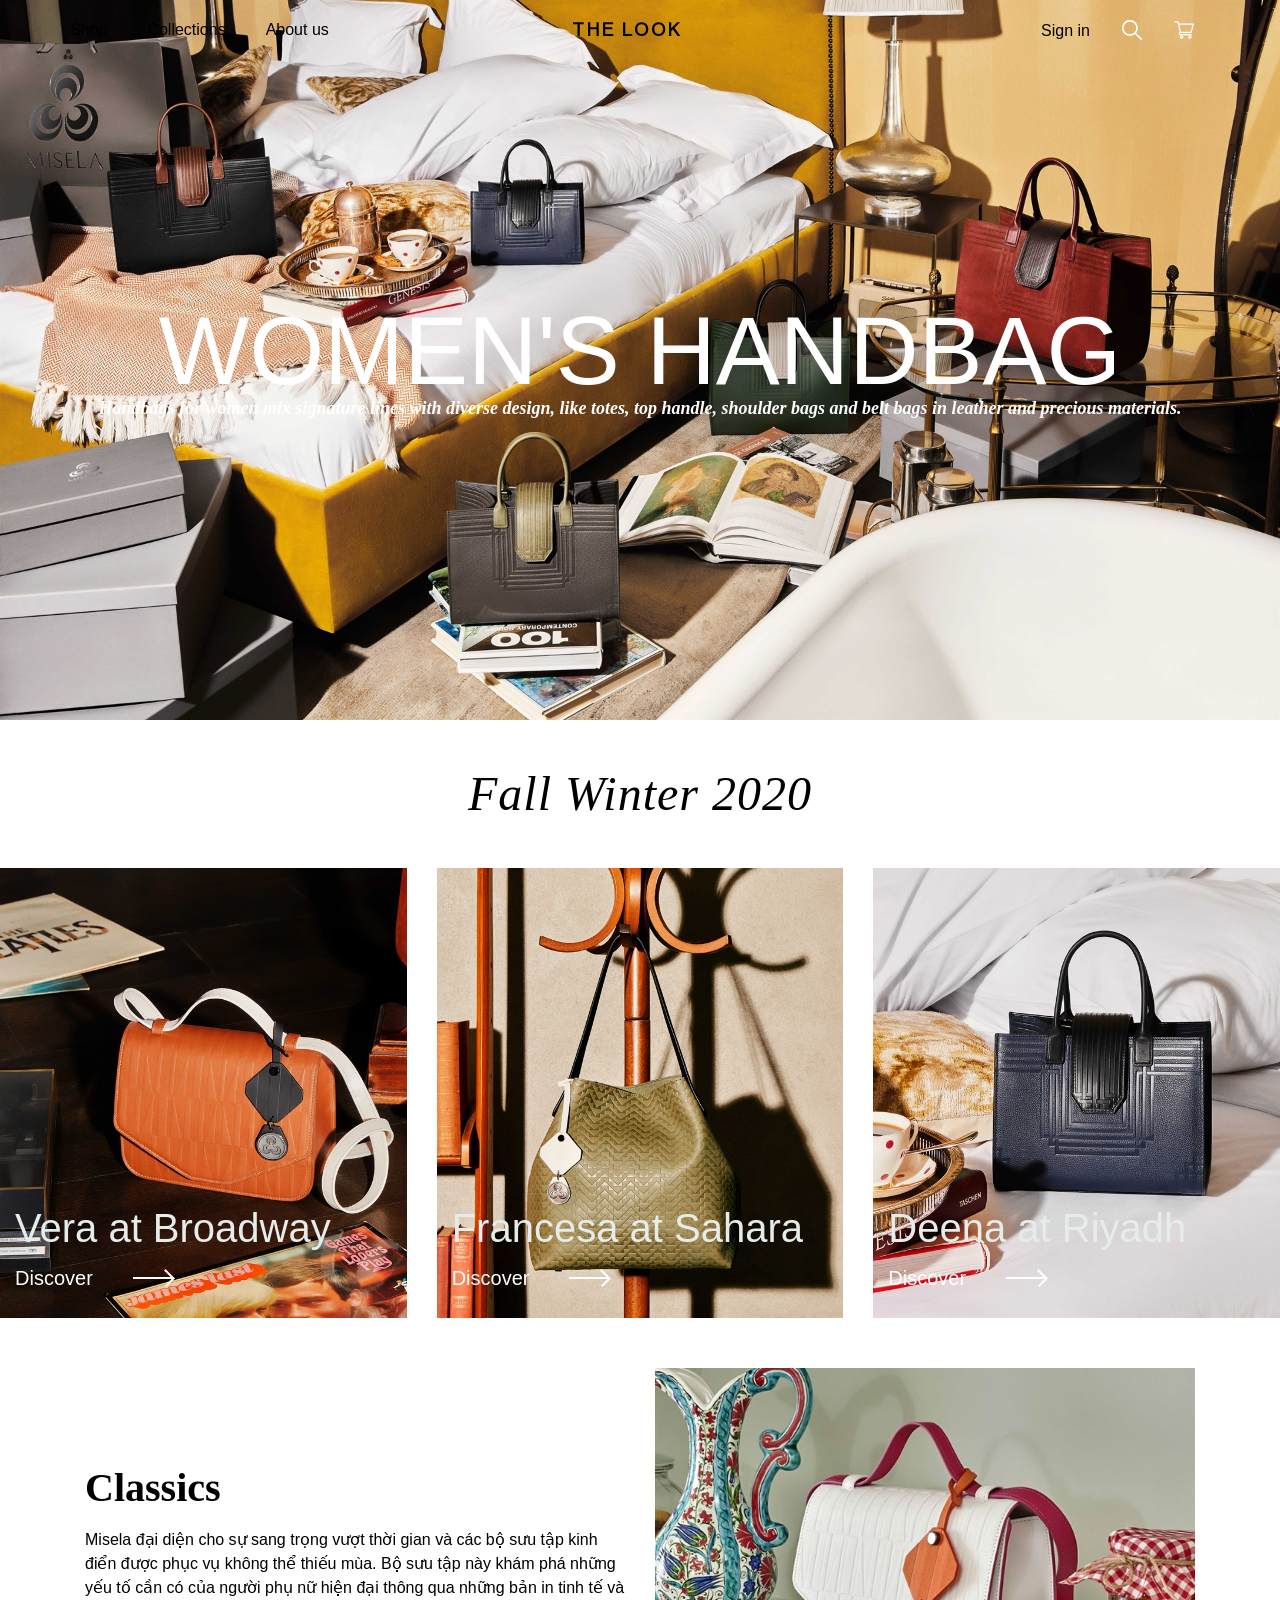
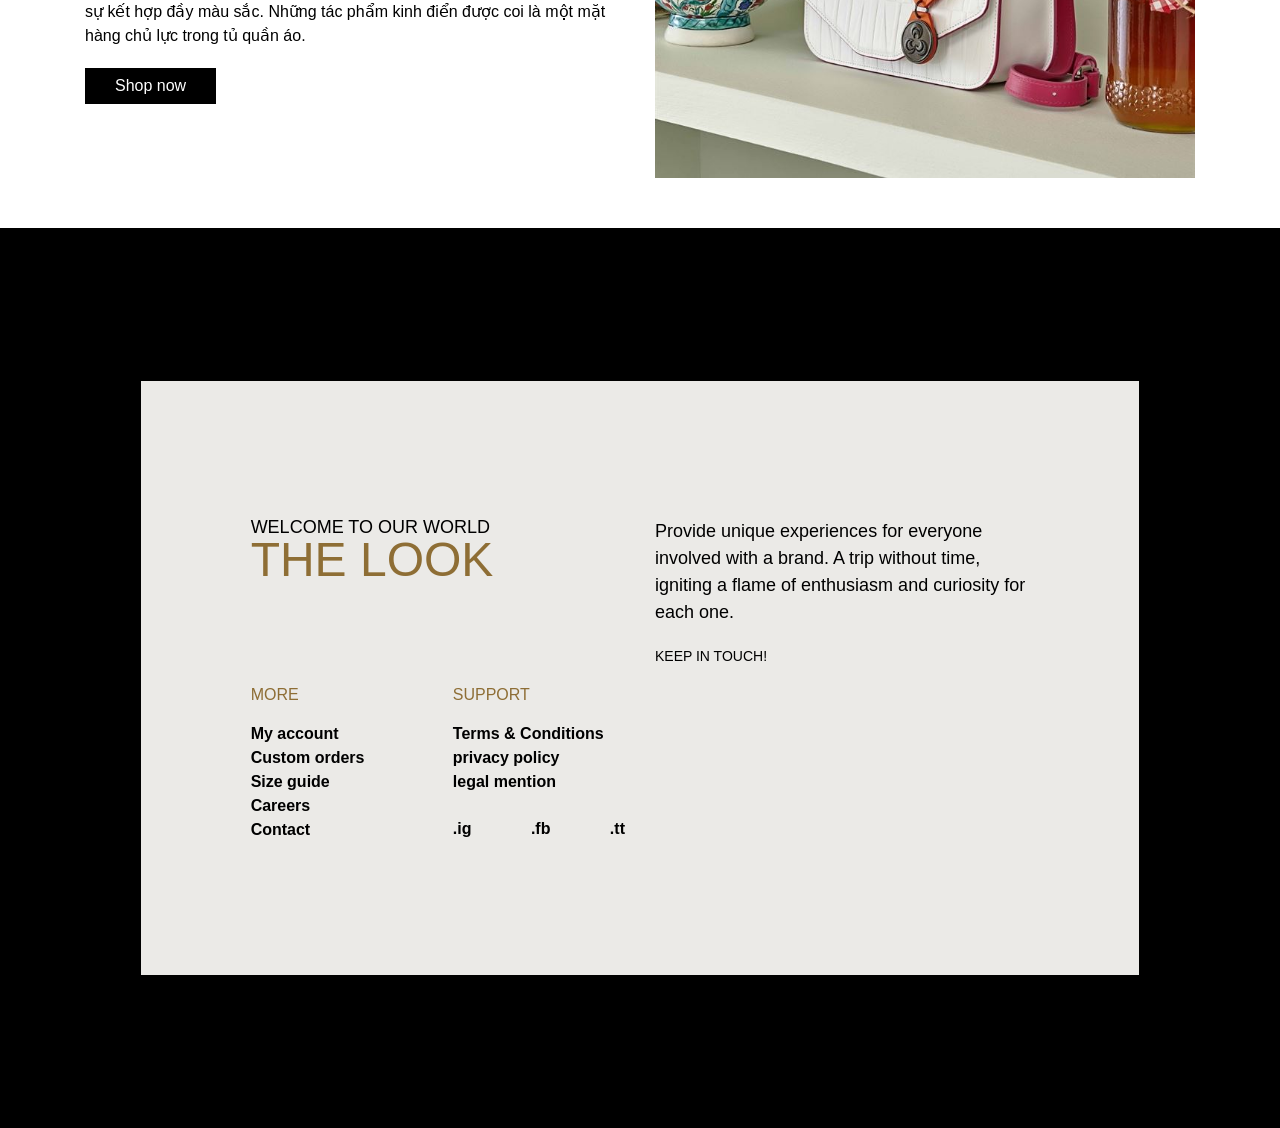
<file: index.html>
<!DOCTYPE html>
<html lang="en">
  <head>
    <meta charset="UTF-8" />
    <meta name="viewport" content="width=device-width, initial-scale=1.0" />
    <title>
      The Look® Official –   Small Quilted Trapezoid Ai Bag      
     </title>
    <link rel="stylesheet" href="dest/style.min.css" />
    <link rel="stylesheet" href="dest/fonts.css" />
    <link rel="stylesheet" href="dest/stylelibs.min.css" />
  </head>
  <body>
    <main>
      <header>
        <div class="container">
          <div class="row d-flex align-items-center justify-content-between">
            <ul class="nav">
              <li>
                <a href="#">Shop</a>
              </li>
              <li>
                <a href="#">Collections</a>
              </li>
              <li>
                <a href="#">About us</a>
              </li>
            </ul>
            <div class="logo">
              <a href="#">
                <span>the look</span>
              </a>
            </div>
            <div class="right">
              <a href="#">
                <span>Sign in</span>
              </a>
              <a href="#">
                <svg
                  fill="#fff"
                  version="1.1"
                  height="20px"
                  width = "20px"
                  id="Capa_1"
                  xmlns="http://www.w3.org/2000/svg"
                  xmlns:xlink="http://www.w3.org/1999/xlink"
                  x="0px"
                  y="0px"
                  viewBox="0 0 512.005 512.005"
                  style="enable-background: new 0 0 512.005 512.005"
                  xml:space="preserve"
                >
                  <g>
                    <g>
                      <path
                        d="M505.749,475.587l-145.6-145.6c28.203-34.837,45.184-79.104,45.184-127.317c0-111.744-90.923-202.667-202.667-202.667
    S0,90.925,0,202.669s90.923,202.667,202.667,202.667c48.213,0,92.48-16.981,127.317-45.184l145.6,145.6
    c4.16,4.16,9.621,6.251,15.083,6.251s10.923-2.091,15.083-6.251C514.091,497.411,514.091,483.928,505.749,475.587z
     M202.667,362.669c-88.235,0-160-71.765-160-160s71.765-160,160-160s160,71.765,160,160S290.901,362.669,202.667,362.669z"
                      />
                    </g>
                  </g>
                  <g></g>
                  <g></g>
                  <g></g>
                  <g></g>
                  <g></g>
                  <g></g>
                  <g></g>
                  <g></g>
                  <g></g>
                  <g></g>
                  <g></g>
                  <g></g>
                  <g></g>
                  <g></g>
                  <g></g>
                </svg>
              </a>
              <a href="#">
                <svg height="20px" fill="#fff" viewBox="0 -31 512.00026 512" width="20px" xmlns="http://www.w3.org/2000/svg"><path d="m164.960938 300.003906h.023437c.019531 0 .039063-.003906.058594-.003906h271.957031c6.695312 0 12.582031-4.441406 14.421875-10.878906l60-210c1.292969-4.527344.386719-9.394532-2.445313-13.152344-2.835937-3.757812-7.269531-5.96875-11.976562-5.96875h-366.632812l-10.722657-48.253906c-1.527343-6.863282-7.613281-11.746094-14.644531-11.746094h-90c-8.285156 0-15 6.714844-15 15s6.714844 15 15 15h77.96875c1.898438 8.550781 51.3125 230.917969 54.15625 243.710938-15.941406 6.929687-27.125 22.824218-27.125 41.289062 0 24.8125 20.1875 45 45 45h272c8.285156 0 15-6.714844 15-15s-6.714844-15-15-15h-272c-8.269531 0-15-6.730469-15-15 0-8.257812 6.707031-14.976562 14.960938-14.996094zm312.152343-210.003906-51.429687 180h-248.652344l-40-180zm0 0"/><path d="m150 405c0 24.8125 20.1875 45 45 45s45-20.1875 45-45-20.1875-45-45-45-45 20.1875-45 45zm45-15c8.269531 0 15 6.730469 15 15s-6.730469 15-15 15-15-6.730469-15-15 6.730469-15 15-15zm0 0"/><path d="m362 405c0 24.8125 20.1875 45 45 45s45-20.1875 45-45-20.1875-45-45-45-45 20.1875-45 45zm45-15c8.269531 0 15 6.730469 15 15s-6.730469 15-15 15-15-6.730469-15-15 6.730469-15 15-15zm0 0"/></svg>
              </a>
            </div>
          </div>
        </div>
      </header>
      <section class="banner">
        <div class="slider">
          <div class="slider--wrap">
            <div class="slider--item">
              <img src="img/slider_1.jpg" alt="">
              <div class="slider--item--banner">
                <h2 class="title">
                  women's handbag
                </h2>
                <p class="slogan">
                  Handbags for women mix signature lines with diverse design, like totes, top handle, shoulder bags and belt bags in leather and precious materials.
                </p>
              </div>
            </div>
            <div class="slider--item">
              <img src="img/slider_2.jpg" alt="">
              <div class="slider--item--banner">
                <h2 class="title">
                  women's handbag
                </h2>
                <p class="slogan">
                  Handbags for women mix signature lines with diverse design, like totes, top handle, shoulder bags and belt bags in leather and precious materials.
                </p>
              </div>
            </div>
          </div>
        </div>
      </section>
      <section class="showcase">
        <h2 class="showcase--title">
          fall winter 2020
        </h2>
        <div class="row showcase--wrap">
          <div class="col-md-4">
            <a href="#" class="showcase--product">
              <div class="img" style="background-image: url(img/showcase1.jpg);"></div>
              <h3>Vera at Broadway</h3>
              <div class="animateLink">
                <span class="text">
                  discover
                </span>
                <span class="arrow">
                  <span></span>
                </span>
              </div>
            </a>
            </div>
            <div class="col-md-4">
              <a href="#" class="showcase--product">
                <div class="img" style="background-image: url(img/showcase2.jpg);"></div>
                <h3>Francesa at Sahara</h3>
                <div class="animateLink">
                  <span class="text">
                    discover
                  </span>
                  <span class="arrow">
                    <span></span>
                  </span>
                </div>
              </a>
              </div>
              <div class="col-md-4">
                <a href="#" class="showcase--product">
                  <div class="img"style="background-image: url(img/showcase3.jpg);"></div>
                  <h3>Deena at Riyadh</h3>
                  <div class="animateLink">
                    <span class="text">
                      discover
                    </span>
                    <span class="arrow">
                      <span></span>
                    </span>
                  </div>
                </a>
                </div>
          </div>
        </div>
      </section>
      <section class="preview">
      <div class="container">
        <div class="row">
          <div class="col-md-6 text">
            <h3>
              Classics
            </h3>
            <p>
              Misela đại diện cho sự sang trọng vượt thời gian và các bộ sưu tập kinh điển được phục vụ không thể thiếu mùa. Bộ sưu tập này khám phá những yếu tố cần có của người phụ nữ hiện đại thông qua những bản in tinh tế và sự kết hợp đầy màu sắc. Những tác phẩm kinh điển được coi là một mặt hàng chủ lực trong tủ quần áo.
            </p>
            <a href="#">
              <span>Shop now</span>
            </a>
          </div>
          <div class="col-md-6">
            <img src="img/cranberry-ml_m.jpg" alt="">
          </div>
        </div>
      </div>
      </section>
      <footer>
        <div class="footer--inner">
         <div class="footer--main">
          <div class="row brand">
            <div class="col-md-6 footer__title">
              <h3>Welcome to our world <span>The Look</span></h3>
            </div>
            <div class="col-md-6 footer__motto">
              <p>
                Provide unique experiences for everyone involved with a brand. A trip without time, igniting a flame of enthusiasm and curiosity for each one.
              </p>
              <p>Keep in touch!</p>
            </div>
          </div>
          <div class="row links">
            <div class="col-md-6">
              <div class="row">
                <div class="col-md-6 links__more">
                  <h4>More</h4>
                  <a href="#"> My account</a>
                  <a href="#"> Custom orders</a>
                  <a href="#"> Size guide</a>
                  <a href="#"> Careers</a>
                  <a href="#"> Contact</a>
                </div>
                <div class="col-md-6 links__support">
                  <h4>Support</h4>
                  <a href="#"> Terms & Conditions</a>
                  <a href="#"> privacy policy</a>
                  <a href="#"> legal mention</a>
                  <div class="social d-flex">
                    <a href="#">.ig</a>
                    <a href="#">.fb</a>
                    <a href="#">.tt</a>
                  </div>
                
                </div>
              </div>
            </div>
          </div>
         </div>
        </div>
      </footer>
    </main>

    <script src="./dest/jsmain.min.js"></script>
    <script src="./js/main.js"></script>
  </body>
</html>
</file>
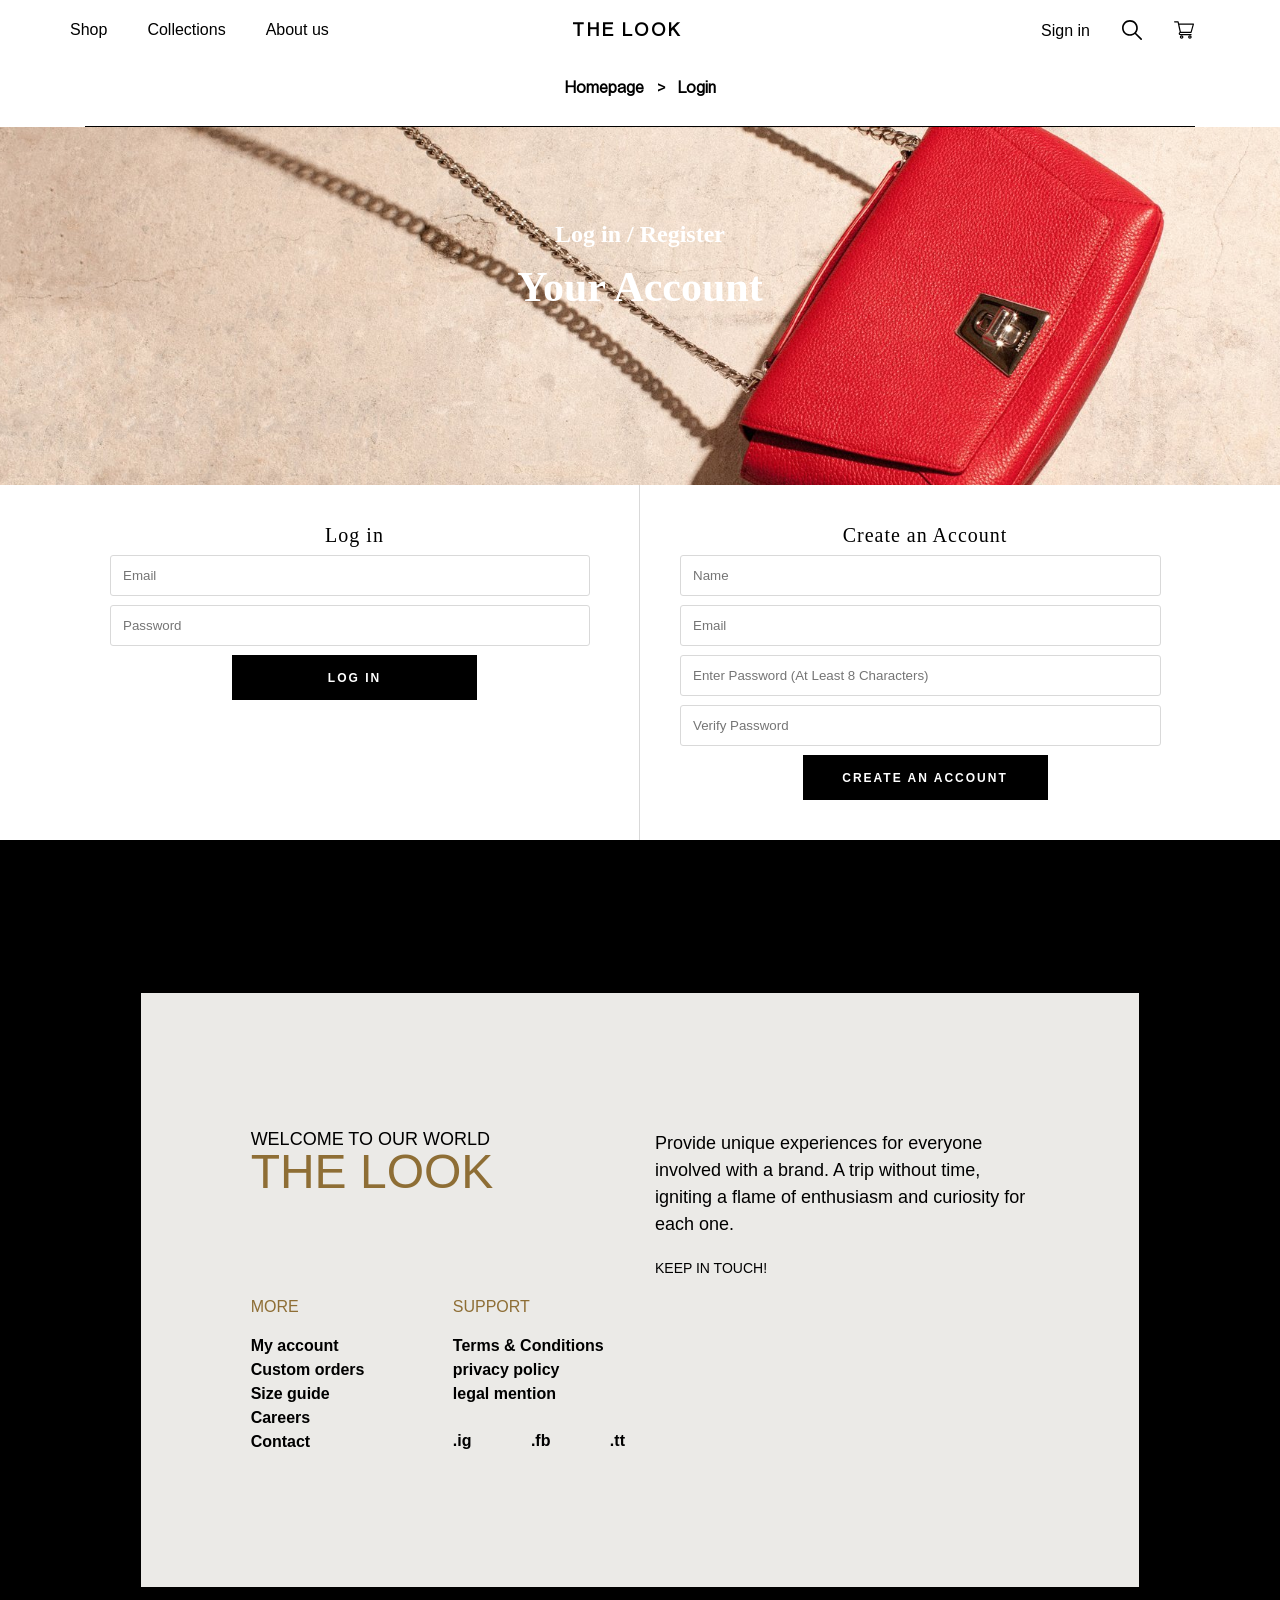
<file: account.html>
<!DOCTYPE html>
<html lang="en">
  <head>
    <meta charset="UTF-8" />
    <meta name="viewport" content="width=device-width, initial-scale=1.0" />
    <title>The Look® Official – Small Quilted Trapezoid Ai Bag</title>
    <link rel="stylesheet" href="dest/style.min.css" />
    <link rel="stylesheet" href="dest/fonts.css" />
    <link rel="stylesheet" href="dest/stylelibs.min.css" />
  </head>
  <body>
    <main>
      <header>
        <div class="container">
          <div class="row d-flex align-items-center justify-content-between">
            <ul class="nav">
              <li>
                <a href="#">Shop</a>
              </li>
              <li>
                <a href="#">Collections</a>
              </li>
              <li>
                <a href="#">About us</a>
              </li>
            </ul>
            <div class="logo">
              <a href="#">
                <span>the look</span>
              </a>
            </div>
            <div class="right">
              <a href="#">
                <span>Sign in</span>
              </a>
              <a href="#">
                <svg
                  fill="#000"
                  version="1.1"
                  height="20px"
                  width="20px"
                  id="Capa_1"
                  xmlns="http://www.w3.org/2000/svg"
                  xmlns:xlink="http://www.w3.org/1999/xlink"
                  x="0px"
                  y="0px"
                  viewBox="0 0 512.005 512.005"
                  style="enable-background: new 0 0 512.005 512.005"
                  xml:space="preserve"
                >
                  <g>
                    <g>
                      <path
                        d="M505.749,475.587l-145.6-145.6c28.203-34.837,45.184-79.104,45.184-127.317c0-111.744-90.923-202.667-202.667-202.667
    S0,90.925,0,202.669s90.923,202.667,202.667,202.667c48.213,0,92.48-16.981,127.317-45.184l145.6,145.6
    c4.16,4.16,9.621,6.251,15.083,6.251s10.923-2.091,15.083-6.251C514.091,497.411,514.091,483.928,505.749,475.587z
     M202.667,362.669c-88.235,0-160-71.765-160-160s71.765-160,160-160s160,71.765,160,160S290.901,362.669,202.667,362.669z"
                      />
                    </g>
                  </g>
                  <g></g>
                  <g></g>
                  <g></g>
                  <g></g>
                  <g></g>
                  <g></g>
                  <g></g>
                  <g></g>
                  <g></g>
                  <g></g>
                  <g></g>
                  <g></g>
                  <g></g>
                  <g></g>
                  <g></g>
                </svg>
              </a>
              <a href="#" class="cart-item">
                <svg
                  height="20px"
                  fill="#000"
                  viewBox="0 -31 512.00026 512"
                  width="20px"
                  xmlns="http://www.w3.org/2000/svg"
                >
                  <path
                    d="m164.960938 300.003906h.023437c.019531 0 .039063-.003906.058594-.003906h271.957031c6.695312 0 12.582031-4.441406 14.421875-10.878906l60-210c1.292969-4.527344.386719-9.394532-2.445313-13.152344-2.835937-3.757812-7.269531-5.96875-11.976562-5.96875h-366.632812l-10.722657-48.253906c-1.527343-6.863282-7.613281-11.746094-14.644531-11.746094h-90c-8.285156 0-15 6.714844-15 15s6.714844 15 15 15h77.96875c1.898438 8.550781 51.3125 230.917969 54.15625 243.710938-15.941406 6.929687-27.125 22.824218-27.125 41.289062 0 24.8125 20.1875 45 45 45h272c8.285156 0 15-6.714844 15-15s-6.714844-15-15-15h-272c-8.269531 0-15-6.730469-15-15 0-8.257812 6.707031-14.976562 14.960938-14.996094zm312.152343-210.003906-51.429687 180h-248.652344l-40-180zm0 0"
                  />
                  <path
                    d="m150 405c0 24.8125 20.1875 45 45 45s45-20.1875 45-45-20.1875-45-45-45-45 20.1875-45 45zm45-15c8.269531 0 15 6.730469 15 15s-6.730469 15-15 15-15-6.730469-15-15 6.730469-15 15-15zm0 0"
                  />
                  <path
                    d="m362 405c0 24.8125 20.1875 45 45 45s45-20.1875 45-45-20.1875-45-45-45-45 20.1875-45 45zm45-15c8.269531 0 15 6.730469 15 15s-6.730469 15-15 15-15-6.730469-15-15 6.730469-15 15-15zm0 0"
                  />
                </svg>
                <div class="dropdown">
                  <div class="cart-drawer">
                    <form action="/checkout" method="post">
                      <div class="cart__head">
                        <h3>Your Bag</h3>
                        <a href="#">Edit bag</a>
                      </div>
                      <div class="cart__holder">
                        <div class="cart__items">
                          <div class="cart__item">
                            <div class="cart__image">
                              <img src="img/sp01_3.jpg" alt="" />
                            </div>
                            <div class="cart__info">
                              <h5>Accessories</h5>
                              <a href="#" class="delete-product">
                                <div class="icon">
                                  <svg
                                    xmlns="http://www.w3.org/2000/svg"
                                    width="10"
                                    height="10"
                                    class="icon"
                                    viewBox="0 0 20 20"
                                  >
                                    <path
                                      d="M15.89 14.696l-4.734-4.734 4.717-4.717c.4-.4.37-1.085-.03-1.485s-1.085-.43-1.485-.03L9.641 8.447 4.97 3.776c-.4-.4-1.085-.37-1.485.03s-.43 1.085-.03 1.485l4.671 4.671-4.688 4.688c-.4.4-.37 1.085.03 1.485s1.085.43 1.485.03l4.688-4.687 4.734 4.734c.4.4 1.085.37 1.485-.03s.43-1.085.03-1.485z"
                                    ></path>
                                  </svg>
                                </div>
                              </a>
                              <p>
                                <a href="#">Small Quilted Trapezoid Ai Bag</a>
                              </p>
                              <div class="cart__value">
                                <div class="quantity">Qty : 1</div>
                                <div class="price">$2,390.00</div>
                              </div>
                            </div>
                          </div>
                        </div>
                      </div>
                      <div class="cart__foot">
                        <h5>Subtotal</h5>
                        <span class="total-price">$2,390.00</span>
                      </div>
                      <input
                        type="submit"
                        class="btn form-btn"
                        value="Checkout"
                      />
                      <a href="#" class="btn btn--block btn--link">
                        Add Gift Wrap
                      </a>
                    </form>
                  </div>
                </div>
              </a>
            </div>
          </div>
        </div>
      </header>
      <div class="name-page">
        <div class="container">
          <h2>Homepage <i>></i> Login</h2>
          <div class="line"></div>
        </div>
      </div>
      <section class="cart-page">
        <div class="page-banner">
            <h2>Log in / Register</h2>
            <h1>Your Account</h1>
        </div>
        <div class="container">
            <div class="row">
                <div class="col-md-6 form">
                    <form action="/">
                        <h2 class="form__title">Log in</h2>
                        <div class="form__body">
                            <div class="fieldset">
                                <div class="field__input-wrapper">
                                  <input
                                    placeholder="Email"
                                    autocapitalize="off"
                                    spellcheck="false"
                                    class="field__input"
                                    size="30"
                                    type="text"
                                    value=""
                                    name="customer[email]"
                                    id="login-email"
                                  />
                                </div>
                            </div>
                            <div class="fieldset">
                                <div class="field__input-wrapper">
                                  <input
                                    placeholder="Password"
                                    autocapitalize="off"
                                    spellcheck="false"
                                    class="field__input"
                                    size="30"
                                    type="text"
                                    value=""
                                    name="customer[password]"
                                    id="login-password"
                                  />
                                </div>
                            </div>
                            <div class="form__actions">
                                <button class="btn form-btn" type="submit">log in</button>
                            </div>
                        </div>
                    </form>
                </div>
                <div class="col-md-6 form">
                    <form action="/">
                        <h2 class="form__title">Create an Account</h2>
                        <div class="form__body">
                            <div class="fieldset">
                                <div class="field__input-wrapper">
                                  <input
                                    placeholder="Name"
                                    autocapitalize="off"
                                    spellcheck="false"
                                    class="field__input"
                                    size="30"
                                    type="text"
                                    value=""
                                    name="customer[name]"
                                    id="field-name"
                                    required
                                  />
                                </div>
                            </div>
                            <div class="fieldset">
                                <div class="field__input-wrapper">
                                  <input
                                    placeholder="Email"
                                    autocapitalize="off"
                                    spellcheck="false"
                                    class="field__input"
                                    size="30"
                                    type="text"
                                    value=""
                                    name="customer[email]"
                                    id="field-email"
                                  />
                                </div>
                            </div>
                            <div class="fieldset">
                                <div class="field__input-wrapper">
                                  <input
                                    type="password"
                                    placeholder="Enter Password (At Least 8 Characters)"
                                    class="field__input"
                                    name="customer[password]"
                                    id="field-password"
                                    pattern=".{8,}"
                                    required
                                  />
                                </div>
                            </div>
                            <div class="fieldset">
                                <div class="field__input-wrapper">
                                    <input type="password" id="confirm-password" class="field__input" value="" placeholder="Verify Password" pattern=".{8,}" required="">
                                </div>
                            </div>
                            <div class="form__actions">
                                <button class="btn form-btn" type="submit">Create an Account</button>
                            </div>
                        </div>
                    </form>
                </div>
            </div>
        </div>
      </section>
      <footer>
        <div class="footer--inner">
          <div class="footer--main">
            <div class="row brand">
              <div class="col-md-6 footer__title">
                <h3>Welcome to our world <span>The Look</span></h3>
              </div>
              <div class="col-md-6 footer__motto">
                <p>
                  Provide unique experiences for everyone involved with a brand.
                  A trip without time, igniting a flame of enthusiasm and
                  curiosity for each one.
                </p>
                <p>Keep in touch!</p>
              </div>
            </div>
            <div class="row links">
              <div class="col-md-6">
                <div class="row">
                  <div class="col-md-6 links__more">
                    <h4>More</h4>
                    <a href="#"> My account</a>
                    <a href="#"> Custom orders</a>
                    <a href="#"> Size guide</a>
                    <a href="#"> Careers</a>
                    <a href="#"> Contact</a>
                  </div>
                  <div class="col-md-6 links__support">
                    <h4>Support</h4>
                    <a href="#"> Terms & Conditions</a>
                    <a href="#"> privacy policy</a>
                    <a href="#"> legal mention</a>
                    <div class="social d-flex">
                      <a href="#">.ig</a>
                      <a href="#">.fb</a>
                      <a href="#">.tt</a>
                    </div>
                  </div>
                </div>
              </div>
            </div>
          </div>
        </div>
      </footer>
    </main>

    <script src="./dest/jsmain.min.js"></script>
    <script src="./js/main.js"></script>
  </body>
</html>
</file>
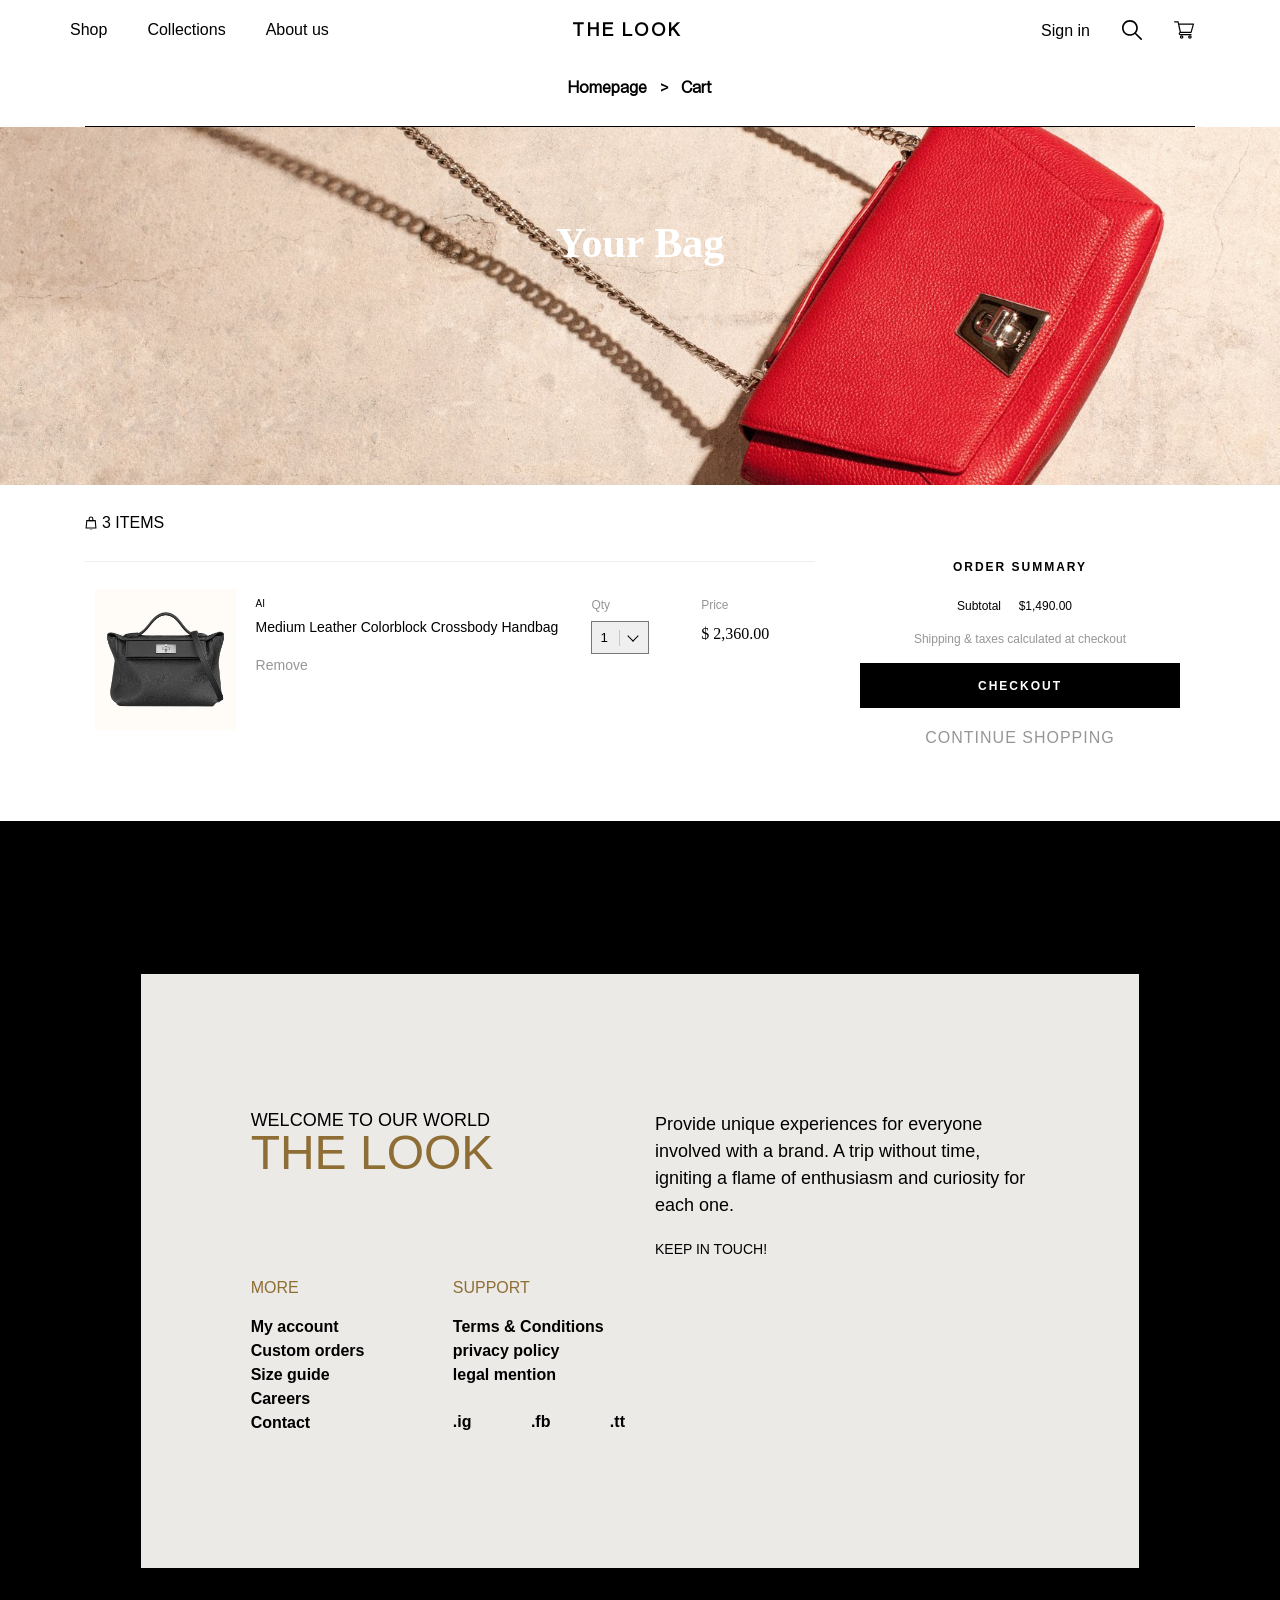
<file: cart.html>
<!DOCTYPE html>
<html lang="en">
  <head>
    <meta charset="UTF-8" />
    <meta name="viewport" content="width=device-width, initial-scale=1.0" />
    <title>The Look® Official – Small Quilted Trapezoid Ai Bag</title>
    <link rel="stylesheet" href="dest/style.min.css" />
    <link rel="stylesheet" href="dest/fonts.css" />
    <link rel="stylesheet" href="dest/stylelibs.min.css" />
  </head>
  <body>
    <main>
      <header>
        <div class="container">
          <div class="row d-flex align-items-center justify-content-between">
            <ul class="nav">
              <li>
                <a href="#">Shop</a>
              </li>
              <li>
                <a href="#">Collections</a>
              </li>
              <li>
                <a href="#">About us</a>
              </li>
            </ul>
            <div class="logo">
              <a href="#">
                <span>the look</span>
              </a>
            </div>
            <div class="right">
              <a href="#">
                <span>Sign in</span>
              </a>
              <a href="#">
                <svg
                  fill="#000"
                  version="1.1"
                  height="20px"
                  width="20px"
                  id="Capa_1"
                  xmlns="http://www.w3.org/2000/svg"
                  xmlns:xlink="http://www.w3.org/1999/xlink"
                  x="0px"
                  y="0px"
                  viewBox="0 0 512.005 512.005"
                  style="enable-background: new 0 0 512.005 512.005"
                  xml:space="preserve"
                >
                  <g>
                    <g>
                      <path
                        d="M505.749,475.587l-145.6-145.6c28.203-34.837,45.184-79.104,45.184-127.317c0-111.744-90.923-202.667-202.667-202.667
    S0,90.925,0,202.669s90.923,202.667,202.667,202.667c48.213,0,92.48-16.981,127.317-45.184l145.6,145.6
    c4.16,4.16,9.621,6.251,15.083,6.251s10.923-2.091,15.083-6.251C514.091,497.411,514.091,483.928,505.749,475.587z
     M202.667,362.669c-88.235,0-160-71.765-160-160s71.765-160,160-160s160,71.765,160,160S290.901,362.669,202.667,362.669z"
                      />
                    </g>
                  </g>
                  <g></g>
                  <g></g>
                  <g></g>
                  <g></g>
                  <g></g>
                  <g></g>
                  <g></g>
                  <g></g>
                  <g></g>
                  <g></g>
                  <g></g>
                  <g></g>
                  <g></g>
                  <g></g>
                  <g></g>
                </svg>
              </a>
              <a href="#" class="cart-item">
                <svg
                  height="20px"
                  fill="#000"
                  viewBox="0 -31 512.00026 512"
                  width="20px"
                  xmlns="http://www.w3.org/2000/svg"
                >
                  <path
                    d="m164.960938 300.003906h.023437c.019531 0 .039063-.003906.058594-.003906h271.957031c6.695312 0 12.582031-4.441406 14.421875-10.878906l60-210c1.292969-4.527344.386719-9.394532-2.445313-13.152344-2.835937-3.757812-7.269531-5.96875-11.976562-5.96875h-366.632812l-10.722657-48.253906c-1.527343-6.863282-7.613281-11.746094-14.644531-11.746094h-90c-8.285156 0-15 6.714844-15 15s6.714844 15 15 15h77.96875c1.898438 8.550781 51.3125 230.917969 54.15625 243.710938-15.941406 6.929687-27.125 22.824218-27.125 41.289062 0 24.8125 20.1875 45 45 45h272c8.285156 0 15-6.714844 15-15s-6.714844-15-15-15h-272c-8.269531 0-15-6.730469-15-15 0-8.257812 6.707031-14.976562 14.960938-14.996094zm312.152343-210.003906-51.429687 180h-248.652344l-40-180zm0 0"
                  />
                  <path
                    d="m150 405c0 24.8125 20.1875 45 45 45s45-20.1875 45-45-20.1875-45-45-45-45 20.1875-45 45zm45-15c8.269531 0 15 6.730469 15 15s-6.730469 15-15 15-15-6.730469-15-15 6.730469-15 15-15zm0 0"
                  />
                  <path
                    d="m362 405c0 24.8125 20.1875 45 45 45s45-20.1875 45-45-20.1875-45-45-45-45 20.1875-45 45zm45-15c8.269531 0 15 6.730469 15 15s-6.730469 15-15 15-15-6.730469-15-15 6.730469-15 15-15zm0 0"
                  />
                </svg>
                <div class="dropdown">
                  <div class="cart-drawer">
                    <form action="/checkout" method="post">
                      <div class="cart__head">
                        <h3>Your Bag</h3>
                        <a href="#">Edit bag</a>
                      </div>
                      <div class="cart__holder">
                        <div class="cart__items">
                          <div class="cart__item">
                            <div class="cart__image">
                              <img src="img/sp01_3.jpg" alt="" />
                            </div>
                            <div class="cart__info">
                              <h5>Accessories</h5>
                              <a href="#" class="delete-product">
                                <div class="icon">
                                  <svg
                                    xmlns="http://www.w3.org/2000/svg"
                                    width="10"
                                    height="10"
                                    class="icon"
                                    viewBox="0 0 20 20"
                                  >
                                    <path
                                      d="M15.89 14.696l-4.734-4.734 4.717-4.717c.4-.4.37-1.085-.03-1.485s-1.085-.43-1.485-.03L9.641 8.447 4.97 3.776c-.4-.4-1.085-.37-1.485.03s-.43 1.085-.03 1.485l4.671 4.671-4.688 4.688c-.4.4-.37 1.085.03 1.485s1.085.43 1.485.03l4.688-4.687 4.734 4.734c.4.4 1.085.37 1.485-.03s.43-1.085.03-1.485z"
                                    ></path>
                                  </svg>
                                </div>
                              </a>
                              <p>
                                <a href="#">Small Quilted Trapezoid Ai Bag</a>
                              </p>
                              <div class="cart__value">
                                <div class="quantity">Qty : 1</div>
                                <div class="price">$2,390.00</div>
                              </div>
                            </div>
                          </div>
                        </div>
                      </div>
                      <div class="cart__foot">
                        <h5>Subtotal</h5>
                        <span class="total-price">$2,390.00</span>
                      </div>
                      <input
                        type="submit"
                        class="btn form-btn"
                        value="Checkout"
                      />
                      <a href="#" class="btn btn--block btn--link">
                        Add Gift Wrap
                      </a>
                    </form>
                  </div>
                </div>
              </a>
            </div>
          </div>
        </div>
      </header>
      <div class="name-page">
        <div class="container">
          <h2>Homepage <i>></i> Cart</h2>
          <div class="line"></div>
        </div>
      </div>
      <section class="cart-page">
        <div class="page-banner">
          <h1>Your Bag</h1>
        </div>
        <form action="/" method="POST" class="form-cart">
          <div class="container">
            <div class="row cart">
              <div class="col-md-8 cart-left">
                <div class="cart__count">
                  <a href="#">3 ITEMS</a>
                </div>
                <div class="form__body">
                  <div class="table table--cart">
                    <table>
                      <tbody>
                        <tr>
                          <td class="table__image">
                            <a href="#">
                              <img src="img/sp01_3.jpg" alt="" />
                            </a>
                          </td>
                          <td class="table__name">
                            <h5>AI</h5>
                            <a href="#" class="table__product">
                              Medium Leather Colorblock Crossbody Handbag
                            </a>
                            <div class="edit">
                              <a href="#">Remove</a>
                            </div>
                          </td>
                          <td class="table__quantity">
                            <h6>Qty</h6>
                            <div class="form__controls">
                              <select name="txtSL" id="quantity" class="select">
                                <option value="1">1</option>
                                <option value="2">2</option>
                                <option value="3">3</option>
                                <option value="4">4</option>
                                <option value="5">5</option>
                                <option value="6">6</option>
                                <option value="7">7</option>
                                <option value="8">8</option>
                                <option value="9">9</option>
                                <option value="10">10</option>
                              </select>
                              <b class="button"></b>
                            </div>
                          </td>
                          <td class="table__total">
                            <h6>Price</h6>
                            <span class="price">$ 2,360.00</span>
                          </td>
                        </tr>
                      </tbody>
                    </table>
                  </div>
                </div>
              </div>
              <div class="col-md-4 cart-right">
                <div class="order-summary">
                  <h4>Order Summary</h4>
                  <h3>
                    <span
                      >Subtotal
                      <span class="saso-cart-original-total"></span>
                      $1,490.00</span
                    >
                  </h3>

                  <p>Shipping &amp; taxes calculated at checkout</p>
                  <div class="form__actions">
                    <button
                      type="submit"
                      name="checkout"
                      class="form-btn btn btn--checkout"
                    >
                      Checkout
                    </button>
                    <a href="/">CONTINUE SHOPPING</a>
                  </div>
                </div>
              </div>
            </div>
          </div>
        </form>
      </section>
      <footer>
        <div class="footer--inner">
          <div class="footer--main">
            <div class="row brand">
              <div class="col-md-6 footer__title">
                <h3>Welcome to our world <span>The Look</span></h3>
              </div>
              <div class="col-md-6 footer__motto">
                <p>
                  Provide unique experiences for everyone involved with a brand.
                  A trip without time, igniting a flame of enthusiasm and
                  curiosity for each one.
                </p>
                <p>Keep in touch!</p>
              </div>
            </div>
            <div class="row links">
              <div class="col-md-6">
                <div class="row">
                  <div class="col-md-6 links__more">
                    <h4>More</h4>
                    <a href="#"> My account</a>
                    <a href="#"> Custom orders</a>
                    <a href="#"> Size guide</a>
                    <a href="#"> Careers</a>
                    <a href="#"> Contact</a>
                  </div>
                  <div class="col-md-6 links__support">
                    <h4>Support</h4>
                    <a href="#"> Terms & Conditions</a>
                    <a href="#"> privacy policy</a>
                    <a href="#"> legal mention</a>
                    <div class="social d-flex">
                      <a href="#">.ig</a>
                      <a href="#">.fb</a>
                      <a href="#">.tt</a>
                    </div>
                  </div>
                </div>
              </div>
            </div>
          </div>
        </div>
      </footer>
    </main>

    <script src="./dest/jsmain.min.js"></script>
    <script src="./js/main.js"></script>
  </body>
</html>
</file>
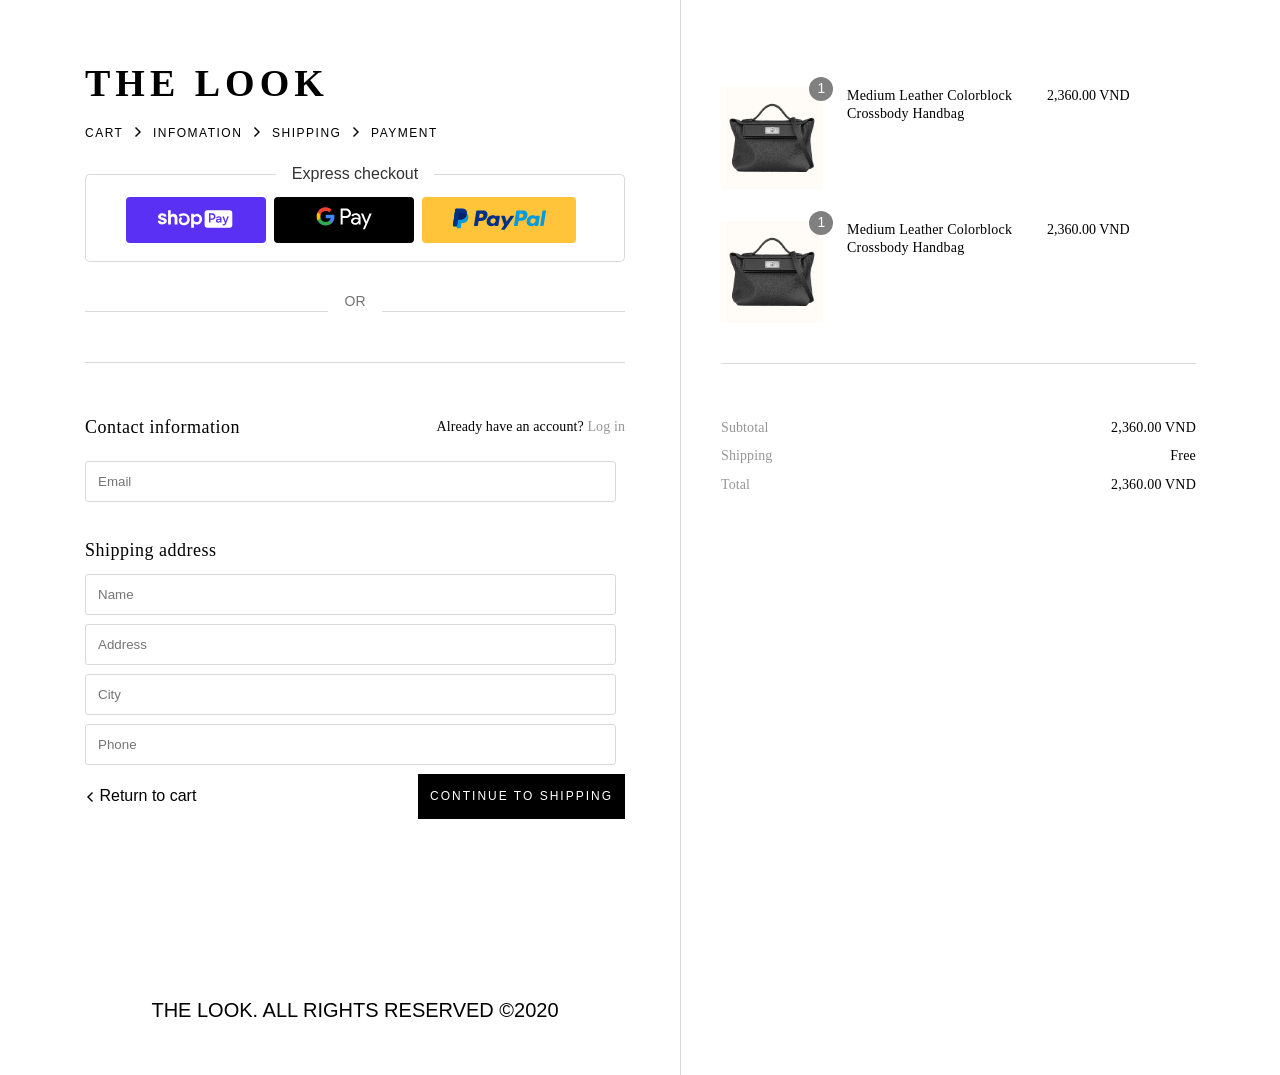
<file: checkout.html>
<!DOCTYPE html>
<html lang="en">
  <head>
    <meta charset="UTF-8" />
    <meta name="viewport" content="width=device-width, initial-scale=1.0" />
    <title>The Look® Official – Small Quilted Trapezoid Ai Bag</title>
    <link rel="stylesheet" href="dest/style.min.css" />
    <link rel="stylesheet" href="dest/fonts.css" />
    <link rel="stylesheet" href="dest/stylelibs.min.css" />
  </head>

  <body>
    <main>
      <div class="information">
        <div class="container">
          <div class="row wrap">
            <div class="col-md-6">
              <div class="information__header">
                <a href="#" class="logo logo--info">
                  <span>the look</span>
                </a>
                <nav>
                  <ul class="breadcrumb">
                    <li class="breadcrumb--item">
                      <a href="#">Cart</a>
                      <i><img src="img/icon-bread.svg" alt="" /></i>
                    </li>
                    <li class="breadcrumb--item">
                      <a href="#">Infomation</a>
                      <i><img src="img/icon-bread.svg" alt="" /></i>
                    </li>
                    <li class="breadcrumb--item">
                      <a href="#">Shipping</a>
                      <i><img src="img/icon-bread.svg" alt="" /></i>
                    </li>
                    <li class="breadcrumb--item">
                      <a href="#">Payment</a>
                    </li>
                  </ul>
                </nav>
                <div class="dynamic-checkout">
                  <h2 class="dynamic-checkout__title">Express checkout</h2>
                  <div class="dynamic-checkout__content">
                    <div class="dynamic-checkout__buttons">
                      <div class="button-item btn-shop">
                        <svg id="shop-pay" viewBox="134 256 410 1">
                          <path
                            d="M241.22,242.74c-3.07-6.44-8.89-10.6-17.66-10.6a17.58,17.58,0,0,0-13.81,7.1l-.32.39V214.39a.55.55,0,0,0-.55-.55h-12.4a.55.55,0,0,0-.54.55v72.4a.54.54,0,0,0,.54.54h13.28a.55.55,0,0,0,.55-.54V255.92c0-6,4-10.25,10.4-10.25,7,0,8.77,5.76,8.77,11.63v29.49a.54.54,0,0,0,.54.54h13.25a.55.55,0,0,0,.55-.54V255.54c0-1.07,0-2.12-.14-3.14A27.63,27.63,0,0,0,241.22,242.74Z"
                            style="fill: #fff"
                          ></path>
                          <path
                            d="M174.91,253.47s-6.76-1.59-9.25-2.23-6.84-2-6.84-5.29,3.51-4.34,7.07-4.34,7.52.86,7.83,4.81a.57.57,0,0,0,.57.52l13.09-.05a.56.56,0,0,0,.56-.6c-.81-12.64-11.9-17.16-22.13-17.16-12.13,0-21,8-21,16.82,0,6.44,1.82,12.48,16.13,16.68,2.51.73,5.92,1.68,8.9,2.51,3.58,1,5.51,2.51,5.51,4.89,0,2.76-4,4.68-7.93,4.68-5.69,0-9.73-2.11-10.06-5.9a.57.57,0,0,0-.57-.5l-13.06.06a.57.57,0,0,0-.57.59c.6,11.93,12.12,18.36,22.86,18.36,16,0,23.23-9,23.23-17.43C189.27,265.93,188.36,256.91,174.91,253.47Z"
                            style="fill: #fff"
                          ></path>
                          <path
                            d="M343.31,232.12c-6.65,0-12.22,3.68-15.81,8.12v-7.6a.54.54,0,0,0-.53-.54H314.55a.54.54,0,0,0-.54.54v71a.54.54,0,0,0,.54.53h13.29a.53.53,0,0,0,.53-.53V280.3h.2c2.11,3.22,7.88,7.08,15.42,7.08,14.18,0,26-11.76,26-27.65C370,244.48,358.24,232.12,343.31,232.12Zm-1.23,41.73a14.09,14.09,0,1,1,13.74-14.12A13.9,13.9,0,0,1,342.08,273.85Z"
                            style="fill: #fff"
                          ></path>
                          <path
                            d="M274.68,229c-12.39,0-18.57,4.21-23.53,7.58l-.15.1a1.23,1.23,0,0,0-.37,1.63l4.9,8.44a1.24,1.24,0,0,0,.87.6,1.21,1.21,0,0,0,1-.27l.39-.32c2.55-2.14,6.64-5,16.54-5.78,5.51-.44,10.27,1,13.78,4.28,3.86,3.56,6.17,9.31,6.17,15.38,0,11.17-6.58,18.19-17.15,18.33-8.71-.05-14.56-4.59-14.56-11.3,0-3.56,1.61-5.88,4.75-8.2a1.22,1.22,0,0,0,.37-1.56l-4.4-8.32a1.29,1.29,0,0,0-.77-.62,1.24,1.24,0,0,0-1,.13c-4.94,2.93-11,8.29-10.67,18.59.4,13.11,11.3,23.12,25.47,23.53l.71,0H278c16.84-.55,29-13.05,29-30C307,245.66,295.66,229,274.68,229Z"
                            style="fill: #fff"
                          ></path>
                          <path
                            d="M342.08,245.68a14.09,14.09,0,1,0,13.74,14.05A13.84,13.84,0,0,0,342.08,245.68Z"
                            style="fill: rgb(90, 49, 244)"
                          ></path>
                          <rect
                            x="383.23"
                            y="214.02"
                            width="141.73"
                            height="90.42"
                            rx="14.17"
                            style="fill: white"
                          ></rect>
                          <path
                            d="M439.07,246.62c0,9.67-6.77,16.57-16.23,16.57h-8.92a.75.75,0,0,0-.75.75v12.7a.75.75,0,0,1-.75.75h-6.28a.76.76,0,0,1-.75-.75V230.81a.75.75,0,0,1,.75-.75h16.7C432.3,230.06,439.07,237,439.07,246.62Zm-7.78,0c0-5.54-3.79-9.6-8.93-9.6h-8.44a.76.76,0,0,0-.75.75v17.71a.75.75,0,0,0,.75.74h8.44C427.5,256.22,431.29,252.17,431.29,246.62Z"
                            style="fill: rgb(90, 49, 244)"
                          ></path>
                          <path
                            d="M440.92,268.6a8.91,8.91,0,0,1,3.72-7.64c2.44-1.83,6.22-2.78,11.83-3l5.95-.2V256c0-3.51-2.36-5-6.15-5s-6.18,1.34-6.74,3.53a.72.72,0,0,1-.72.52h-5.87a.74.74,0,0,1-.75-.85c.88-5.2,5.18-9.15,14.35-9.15,9.74,0,13.25,4.53,13.25,13.18v18.38a.75.75,0,0,1-.75.76h-5.93a.75.75,0,0,1-.75-.76v-1.37a.56.56,0,0,0-1-.39c-1.77,1.93-4.65,3.33-9.24,3.33C445.39,278.2,440.92,274.68,440.92,268.6Zm21.5-4v-1.42l-7.7.4c-4.06.21-6.43,1.9-6.43,4.74,0,2.57,2.17,4,5.95,4C459.38,272.32,462.42,269.54,462.42,264.61Z"
                            style="fill: rgb(90, 49, 244)"
                          ></path>
                          <path
                            d="M475.75,291.27v-5.35a.76.76,0,0,1,.9-.75,14.84,14.84,0,0,0,2.75.26,7.11,7.11,0,0,0,7.17-5.07l.39-1.23a.74.74,0,0,0,0-.51l-12.34-31.7a.76.76,0,0,1,.71-1h6a.77.77,0,0,1,.71.49l8.38,22.36a.77.77,0,0,0,1.44,0l7.27-22.3a.75.75,0,0,1,.72-.52H506a.76.76,0,0,1,.71,1l-13.2,35.21c-3,8.18-8.25,10.28-14,10.28a11.17,11.17,0,0,1-3.21-.39A.77.77,0,0,1,475.75,291.27Z"
                            style="fill: rgb(90, 49, 244)"
                          ></path>
                        </svg>
                      </div>
                      <div class="button-item btn-google">
                        <svg id="google-pay" viewBox="0 0 41 17">
                          <path
                            d="M19.526 2.635v4.083h2.518c.6 0 1.096-.202 1.488-.605.403-.402.605-.882.605-1.437 0-.544-.202-1.018-.605-1.422-.392-.413-.888-.62-1.488-.62h-2.518zm0 5.52v4.736h-1.504V1.198h3.99c1.013 0 1.873.337 2.582 1.012.72.675 1.08 1.497 1.08 2.466 0 .991-.36 1.819-1.08 2.482-.697.665-1.559.996-2.583.996h-2.485v.001zM27.194 10.442c0 .392.166.718.499.98.332.26.722.391 1.168.391.633 0 1.196-.234 1.692-.701.497-.469.744-1.019.744-1.65-.469-.37-1.123-.555-1.962-.555-.61 0-1.12.148-1.528.442-.409.294-.613.657-.613 1.093m1.946-5.815c1.112 0 1.989.297 2.633.89.642.594.964 1.408.964 2.442v4.932h-1.439v-1.11h-.065c-.622.914-1.45 1.372-2.486 1.372-.882 0-1.621-.262-2.215-.784-.594-.523-.891-1.176-.891-1.96 0-.828.313-1.486.94-1.976s1.463-.735 2.51-.735c.892 0 1.629.163 2.206.49v-.344c0-.522-.207-.966-.621-1.33a2.132 2.132 0 0 0-1.455-.547c-.84 0-1.504.353-1.995 1.062l-1.324-.834c.73-1.045 1.81-1.568 3.238-1.568M40.993 4.889l-5.02 11.53H34.42l1.864-4.034-3.302-7.496h1.635l2.387 5.749h.032l2.322-5.75z"
                            style="fill: rgb(255, 255, 255)"
                          ></path>
                          <path
                            d="M13.448 7.134c0-.473-.04-.93-.116-1.366H6.988v2.588h3.634a3.11 3.11 0 0 1-1.344 2.042v1.68h2.169c1.27-1.17 2.001-2.9 2.001-4.944"
                            style="fill: rgb(66, 133, 244)"
                          ></path>
                          <path
                            d="M6.988 13.7c1.816 0 3.344-.595 4.459-1.621l-2.169-1.681c-.603.406-1.38.643-2.29.643-1.754 0-3.244-1.182-3.776-2.774H.978v1.731a6.728 6.728 0 0 0 6.01 3.703"
                            style="fill: rgb(52, 168, 83)"
                          ></path>
                          <path
                            d="M3.212 8.267a4.034 4.034 0 0 1 0-2.572V3.964H.978A6.678 6.678 0 0 0 .261 6.98c0 1.085.26 2.11.717 3.017l2.234-1.731z"
                            style="fill: rgb(251, 188, 5)"
                          ></path>
                          <path
                            d="M6.988 2.921c.992 0 1.88.34 2.58 1.008v.001l1.92-1.918C10.324.928 8.804.262 6.989.262a6.728 6.728 0 0 0-6.01 3.702l2.234 1.731c.532-1.592 2.022-2.774 3.776-2.774"
                            style="fill: rgb(234, 67, 53)"
                          ></path>
                        </svg>
                      </div>
                      <div class="button-item btn-paypal">
                        <img src="img/p.svg" alt="" />
                        <img src="img/paypal.svg" alt="" />
                      </div>
                    </div>
                  </div>
                </div>
                <div class="payment-separator">
                  <span>or</span>
                </div>
              </div>
              <div class="information__content">
                <form action="/" method="POST">
                  <div class="content__header">
                    <h2>Contact information</h2>
                    <p>
                      <span>Already have an account?</span>
                      <a href="#">Log in</a>
                    </p>
                  </div>
                  <div class="fieldset">
                    <div class="field__input-wrapper">
                      <input
                        placeholder="Email"
                        autocapitalize="off"
                        spellcheck="false"
                        autocomplete="shipping email"
                        class="field__input"
                        size="30"
                        type="email"
                        value=""
                        name="txtEmail"
                        id="checkout_email"
                      />
                    </div>
                  </div>
                  <div class="content__shipping">
                    <h2>Shipping address</h2>
                    <div class="fieldset">
                      <div class="field__input-wrapper">
                        <input
                          placeholder="Name"
                          autocapitalize="off"
                          spellcheck="false"
                          autocomplete="shipping email"
                          class="field__input"
                          size="30"
                          type="text"
                          value=""
                          name="txtName"
                          id="checkout_name"
                        />
                      </div>
                    </div>
                    <div class="fieldset">
                      <div class="field__input-wrapper">
                        <input
                          placeholder="Address"
                          autocapitalize="off"
                          spellcheck="false"
                          autocomplete="shipping email"
                          class="field__input"
                          size="30"
                          type="text"
                          value=""
                          name="txtDiaChi"
                          id="checkout_diachi"
                        />
                      </div>
                    </div>
                    <div class="fieldset">
                      <div class="field__input-wrapper">
                        <input
                          placeholder="City"
                          autocapitalize="off"
                          spellcheck="false"
                          autocomplete="shipping email"
                          class="field__input"
                          size="30"
                          type="text"
                          value=""
                          name="txtThanhPho"
                          id="checkout_thanhpho"
                        />
                      </div>
                    </div>
                    <div class="fieldset">
                      <div class="field__input-wrapper">
                        <input
                          placeholder="Phone"
                          autocapitalize="off"
                          spellcheck="false"
                          autocomplete="shipping email"
                          class="field__input"
                          size="30"
                          type="text"
                          value=""
                          name="txtPhone"
                          id="checkout_phone"
                        />
                      </div>
                    </div>
                  </div>
                  <div class="content__footer">
                    <button type="submit" class="btn form-btn">
                      Continue to shipping
                    </button>
                    <a href="#">
                      <svg
                        class="back"
                        xmlns="http://www.w3.org/2000/svg"
                        viewBox="0 0 10 10"
                      >
                        <path d="M2 1l1-1 4 4 1 1-1 1-4 4-1-1 4-4"></path>
                      </svg>
                      <span>Return to cart</span>
                    </a>
                  </div>
                </form>
              </div>
              <div class="information__footer">
                <div class="copy">
                      THE LOOK. ALL RIGHTS RESERVED ©2020
                </div>
            </div>
            </div>
            <div class="divide"></div>
            <div class="col-md-5 sidebar">
              <div class="sidebar__content">
                <div class="order-summary">
                  <div class="order-summary__section">
                    <div class="product-list">
                      <table>
                        <tbody>
                          <tr class="product">
                            <td class="product__image">
                              <div class="product-thumbnail">
                                <div class="product-thumbnail__wrapper">
                                  <img
                                    alt="color:black|gallery"
                                    class="product-thumbnail__image"
                                    src="img/sp01_3.jpg"
                                  />
                                </div>
                                <span
                                  class="product-thumbnail__quantity"
                                  aria-hidden="true"
                                  >1</span
                                >
                              </div>
                            </td>
                            <th class="product__des">
                              <span class="product__des-name">
                                Medium Leather Colorblock Crossbody Handbag
                              </span>
                            </th>
                            <td class="product__price">
                              <span> 2,360.00 VND</span>
                            </td>
                          </tr>
                          <tr class="product">
                            <td class="product__image">
                              <div class="product-thumbnail">
                                <div class="product-thumbnail__wrapper">
                                  <img
                                    alt="color:black|gallery"
                                    class="product-thumbnail__image"
                                    src="img/sp01_3.jpg"
                                  />
                                </div>
                                <span
                                  class="product-thumbnail__quantity"
                                  aria-hidden="true"
                                  >1</span
                                >
                              </div>
                            </td>
                            <th class="product__des">
                              <span class="product__des-name">
                                Medium Leather Colorblock Crossbody Handbag
                              </span>
                            </th>
                            <td class="product__price">
                              <span> 2,360.00 VND</span>
                            </td>
                          </tr>
                        </tbody>
                      </table>
                    </div>
                  </div>
                  <div class="total-line">
                    <table class="total-line-table">
                      <tbody>
                        <tr class="total-line__subtotal">
                          <th class="total-line__name">Subtotal</th>
                          <td class="total-line__price">
                            <span>2,360.00 VND</span>
                          </td>
                        </tr>
                        <tr class="total-line__shipping">
                          <th class="total-line__name">
                            <span> Shipping </span>
                          </th>
                          <td class="total-line__price">
                            <span
                              class="order-summary__emphasis"
                              data-checkout-total-shipping-target="0"
                            >
                              Free
                            </span>
                          </td>
                        </tr>
                      </tbody>
                      <tfoot class="total-line__footer">
                        <tr>
                          <th class="total-line__name payment-due-label">
                            <span class="payment-due-label__total">Total</span>
                          </th>
                          <td class="total-line__price payment-due">
                            <span class="payment-due__price">
                              2,360.00 VND
                            </span>
                          </td>
                        </tr>
                      </tfoot>
                    </table>
                  </div>
                </div>
              </div>
            </div>
          </div>
        </div>
      </div>
    </main>

    <script src="./dest/jsmain.min.js"></script>
    <script src="./js/main.js"></script>
  </body>
</html>
</file>
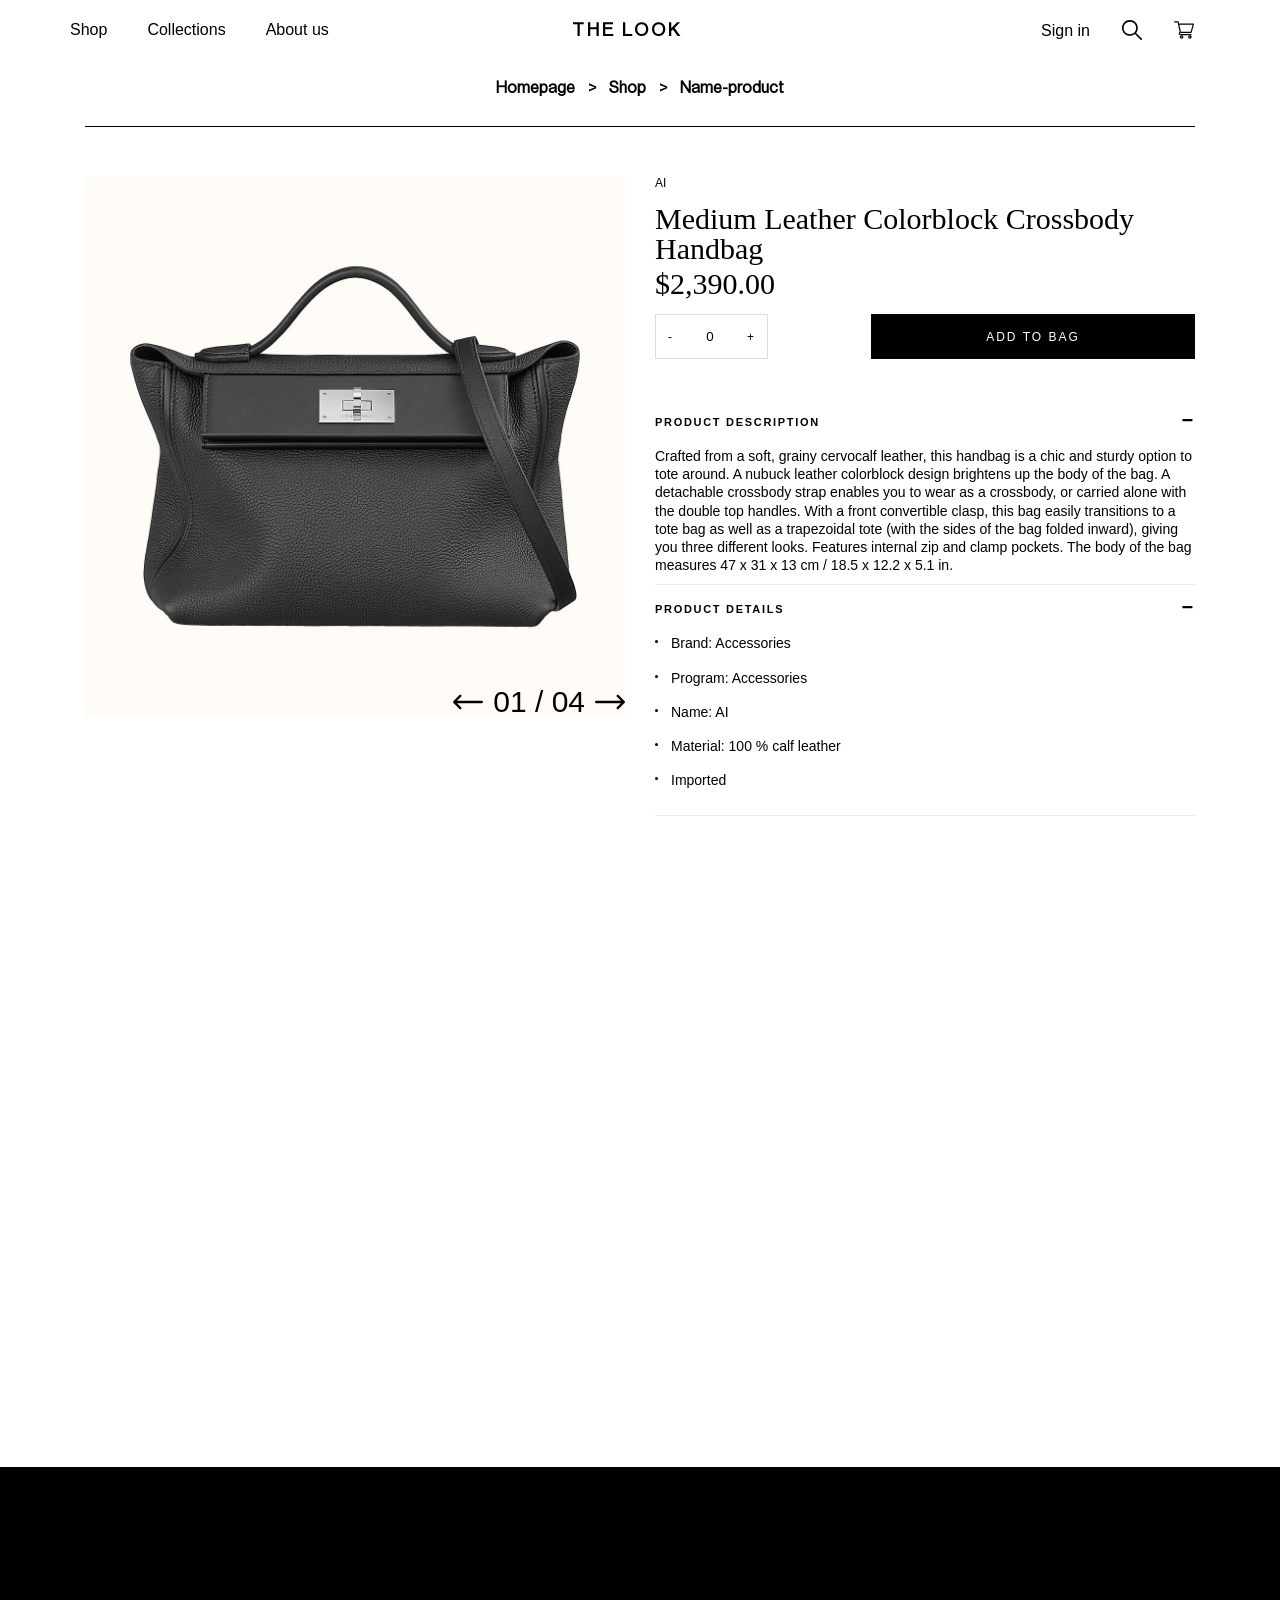
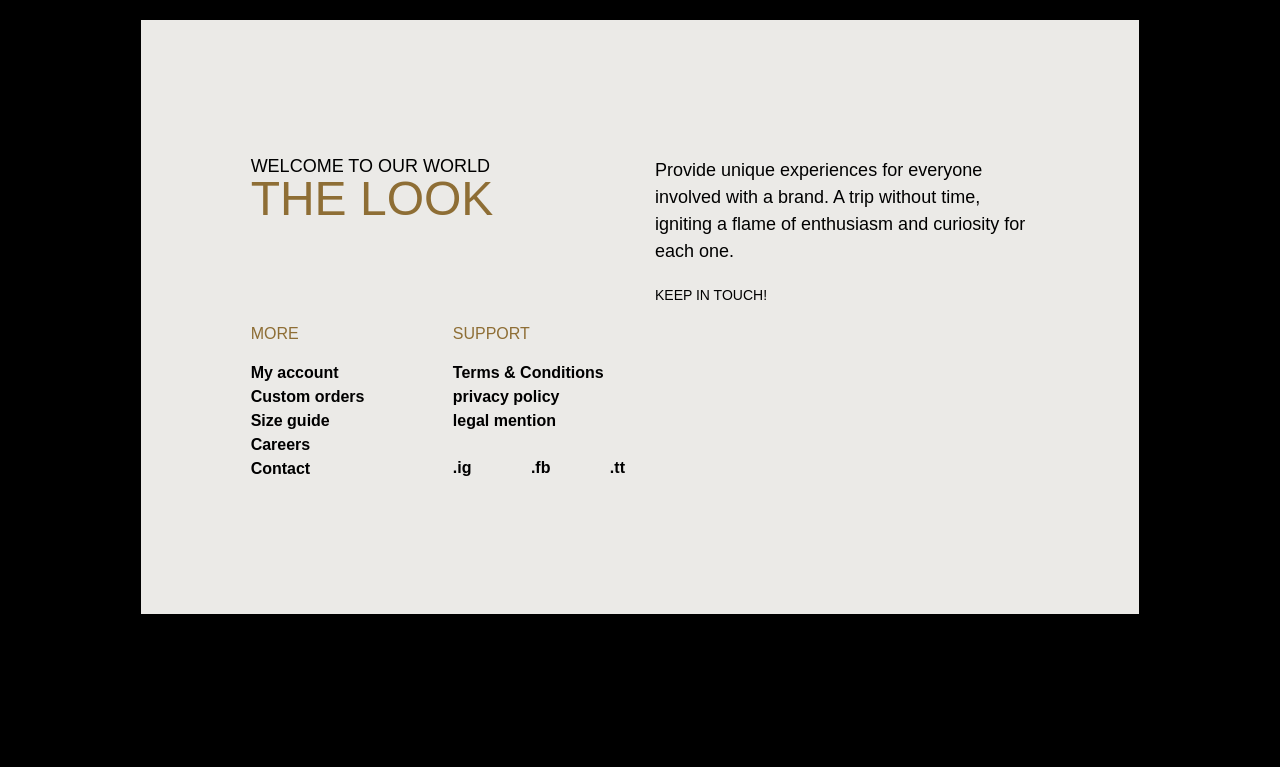
<file: details.html>
<!DOCTYPE html>
<html lang="en">
  <head>
    <meta charset="UTF-8" />
    <meta name="viewport" content="width=device-width, initial-scale=1.0" />
    <title>The Look® Official –   Small Quilted Trapezoid Ai Bag</title>
    <link rel="stylesheet" href="dest/style.min.css" />
    <link rel="stylesheet" href="dest/fonts.css" />
    <link rel="stylesheet" href="dest/stylelibs.min.css" />
  </head>
  <body>
    <main>
      <header>
        <div class="container">
          <div class="row d-flex align-items-center justify-content-between">
            <ul class="nav">
              <li>
                <a href="#">Shop</a>
              </li>
              <li>
                <a href="#">Collections</a>
              </li>
              <li>
                <a href="#">About us</a>
              </li>
            </ul>
            <div class="logo">
              <a href="#">
                <span>the look</span>
              </a>
            </div>
            <div class="right">
              <a href="#">
                <span>Sign in</span>
              </a>
              <a href="#">
                <svg
                  fill="#000"
                  version="1.1"
                  height="20px"
                  width="20px"
                  id="Capa_1"
                  xmlns="http://www.w3.org/2000/svg"
                  xmlns:xlink="http://www.w3.org/1999/xlink"
                  x="0px"
                  y="0px"
                  viewBox="0 0 512.005 512.005"
                  style="enable-background: new 0 0 512.005 512.005"
                  xml:space="preserve"
                >
                  <g>
                    <g>
                      <path
                        d="M505.749,475.587l-145.6-145.6c28.203-34.837,45.184-79.104,45.184-127.317c0-111.744-90.923-202.667-202.667-202.667
    S0,90.925,0,202.669s90.923,202.667,202.667,202.667c48.213,0,92.48-16.981,127.317-45.184l145.6,145.6
    c4.16,4.16,9.621,6.251,15.083,6.251s10.923-2.091,15.083-6.251C514.091,497.411,514.091,483.928,505.749,475.587z
     M202.667,362.669c-88.235,0-160-71.765-160-160s71.765-160,160-160s160,71.765,160,160S290.901,362.669,202.667,362.669z"
                      />
                    </g>
                  </g>
                  <g></g>
                  <g></g>
                  <g></g>
                  <g></g>
                  <g></g>
                  <g></g>
                  <g></g>
                  <g></g>
                  <g></g>
                  <g></g>
                  <g></g>
                  <g></g>
                  <g></g>
                  <g></g>
                  <g></g>
                </svg>
              </a>
              <a href="#" class="cart-item">
                <svg
                  height="20px"
                  fill="#000"
                  viewBox="0 -31 512.00026 512"
                  width="20px"
                  xmlns="http://www.w3.org/2000/svg"
                >
                  <path
                    d="m164.960938 300.003906h.023437c.019531 0 .039063-.003906.058594-.003906h271.957031c6.695312 0 12.582031-4.441406 14.421875-10.878906l60-210c1.292969-4.527344.386719-9.394532-2.445313-13.152344-2.835937-3.757812-7.269531-5.96875-11.976562-5.96875h-366.632812l-10.722657-48.253906c-1.527343-6.863282-7.613281-11.746094-14.644531-11.746094h-90c-8.285156 0-15 6.714844-15 15s6.714844 15 15 15h77.96875c1.898438 8.550781 51.3125 230.917969 54.15625 243.710938-15.941406 6.929687-27.125 22.824218-27.125 41.289062 0 24.8125 20.1875 45 45 45h272c8.285156 0 15-6.714844 15-15s-6.714844-15-15-15h-272c-8.269531 0-15-6.730469-15-15 0-8.257812 6.707031-14.976562 14.960938-14.996094zm312.152343-210.003906-51.429687 180h-248.652344l-40-180zm0 0"
                  />
                  <path
                    d="m150 405c0 24.8125 20.1875 45 45 45s45-20.1875 45-45-20.1875-45-45-45-45 20.1875-45 45zm45-15c8.269531 0 15 6.730469 15 15s-6.730469 15-15 15-15-6.730469-15-15 6.730469-15 15-15zm0 0"
                  />
                  <path
                    d="m362 405c0 24.8125 20.1875 45 45 45s45-20.1875 45-45-20.1875-45-45-45-45 20.1875-45 45zm45-15c8.269531 0 15 6.730469 15 15s-6.730469 15-15 15-15-6.730469-15-15 6.730469-15 15-15zm0 0"
                  />
                </svg>
                <div class="dropdown">
                    <div class="cart-drawer">
                        <form action="/checkout" method="post">
                            <div class="cart__head">
                                <h3>Your Bag</h3>
                                <a href="#">Edit bag</a>
                            </div>
                            <div class="cart__holder">
                                <div class="cart__items">
                                    <div class="cart__item">
                                      <div class="cart__image">
                                        <img src="img/sp01_3.jpg" alt="">
                                    </div>
                                    <div class="cart__info">
                                        <h5>Accessories</h5>
                                        <a href="#" class="delete-product">
                                            <div class="icon">
                                                <svg xmlns="http://www.w3.org/2000/svg" width="10" height="10" class="icon" viewBox="0 0 20 20"><path d="M15.89 14.696l-4.734-4.734 4.717-4.717c.4-.4.37-1.085-.03-1.485s-1.085-.43-1.485-.03L9.641 8.447 4.97 3.776c-.4-.4-1.085-.37-1.485.03s-.43 1.085-.03 1.485l4.671 4.671-4.688 4.688c-.4.4-.37 1.085.03 1.485s1.085.43 1.485.03l4.688-4.687 4.734 4.734c.4.4 1.085.37 1.485-.03s.43-1.085.03-1.485z"></path></svg>
                                            </div>
                                        </a>
                                        <p><a href="#">Small Quilted Trapezoid Ai Bag</a></p>
                                        <div class="cart__value">
                                            <div class="quantity">
                                                Qty : 1
                                            </div>
                                            <div class="price">
                                                $2,390.00
                                            </div>
                                        </div>
                                    </div>
                                    </div>
                                </div>
                            </div>
                            <div class="cart__foot">
                                <h5>Subtotal</h5>
                                <span class="total-price">$2,390.00</span>
                            </div>
                            <input type="submit" class="btn form-btn" value="Checkout">
                            <a href="#" class="btn btn--block btn--link">
                                Add Gift Wrap
                            </a>
                        </form>
                    </div>
                </div>
              </a>
            </div>
          </div>
        </div>
      </header>
      <div class="name-page">
        <div class="container">
          <h2>Homepage <i>></i> Shop <i>></i> Name-product</h2>
          <div class="line"></div>
        </div>
      </div>
      <section class="details">
        <div class="container">
          <div class="row product-row">
            <div class="col-md-6">
              <div class="product-image">
                <div class="image-wrap">
                  <div class="img--item">
                    <img src="img/sp01_3.jpg" alt="a" />
                  </div>
                  <div class="img--item">
                    <img src="img/sp01_2.jpg" alt="b" />
                  </div>
                  <div class="img--item">
                    <img src="img/sp01_4.jpg" alt="c" />
                  </div>
                  <div class="img--item">
                    <img src="img/sp01_1.jpg" alt="d" />
                  </div>
                </div>
                <div class="paging">
                  <span class="prev">
                    <img src="img/muiten.svg" alt="" />
                  </span>
                  <span class="paging__number">
                    <span class="current">01</span>
                    /
                    <span class="total"></span>
                  </span>
                  <span class="next">
                    <img src="img/muiten.svg" alt="" />
                  </span>
                </div>
              </div>
            </div>
            <div class="col-md-6">
              <div class="product-details">
                <div class="product-details__inner">
                  <h5 class="product__vendor">AI</h5>
                  <h2 class="product__title">Medium Leather Colorblock Crossbody Handbag</h2>
                  <p class="product__price">$2,390.00</p>
                  <form action="/" method="POST">
                    <div class="product__variants">
                      <div class="product__variants-inner">
                        <div class="product__quantity">
                          <button class="btn decrease">-</button>
                          <input type="text" id="value" value="0"></input>
                          <button class="btn increase" >+</button>
                        </div>
                        <input type="submit" class="btn form-btn" value="Add to bag"/>
                      </div>
                    </div>
                  </form>
                  <div class="product__content">
                    <div class="accordion active">
                      <div class="accordion__title">
                        <h5>Product description</h5>
                      </div>
                      <div class="accordion__content">
                        Crafted from a soft, grainy cervocalf leather, this
                        handbag is a chic and sturdy option to tote around. A
                        nubuck leather colorblock design brightens up the body
                        of the bag. A detachable crossbody strap enables you to
                        wear as a crossbody, or carried alone with the double
                        top handles. With a front convertible clasp, this bag
                        easily transitions to a tote bag as well as a
                        trapezoidal tote (with the sides of the bag folded
                        inward), giving you three different looks. Features
                        internal zip and clamp pockets. The body of the bag
                        measures 47 x 31 x 13 cm / 18.5 x 12.2 x 5.1 in.
                      </div>
                    </div>
                    <div class="accordion active">
                      <div class="accordion__title">
                        <h5>Product details</h5>
                      </div>
                      <div class="accordion__content">
                        <ul>
                          <li>Brand: Accessories</li>
                          <li>Program: Accessories</li>
                          <li>Name: AI</li>
                          <li>Material: 100 % calf leather</li>
                          <li>Imported</li>
                        </ul>
                      </div>
                    </div>
                  </div>
                </div>
              </div>
            </div>
          </div>
        </div>
      </section>
      <svg xmlns="http://www.w3.org/2000/svg" viewBox="0 0 311 150" width="311" height="150" preserveAspectRatio="xMidYMid meet" style="width: 100%; height: 100%; transform: translate3d(0px, 0px, 0px);"><defs><clipPath id="__lottie_element_5"><rect width="311" height="150" x="0" y="0"></rect></clipPath><clipPath id="__lottie_element_7"><path d="M0,0 L800,0 L800,150 L0,150z"></path></clipPath><clipPath id="__lottie_element_11"><path d="M0,0 L800,0 L800,150 L0,150z"></path></clipPath><path d="" fill-opacity="1"></path><clipPath id="__lottie_element_18"><path d="M0,0 L800,0 L800,150 L0,150z"></path></clipPath><path d="" fill-opacity="1"></path><clipPath id="__lottie_element_25"><path d="M0,0 L800,0 L800,150 L0,150z"></path></clipPath><path d="" fill-opacity="1"></path><clipPath id="__lottie_element_32"><path d="M0,0 L800,0 L800,150 L0,150z"></path></clipPath><path d="" fill-opacity="1"></path><clipPath id="__lottie_element_39"><path d="M0,0 L800,0 L800,150 L0,150z"></path></clipPath><path d="" fill-opacity="1"></path><clipPath id="__lottie_element_46"><path d="M0,0 L800,0 L800,150 L0,150z"></path></clipPath><path d="" fill-opacity="1"></path><clipPath id="__lottie_element_53"><path d="M0,0 L800,0 L800,150 L0,150z"></path></clipPath><path d="" fill-opacity="1"></path><mask id="__lottie_element_59" mask-type="alpha"><g fill="none" stroke-linecap="round" stroke-dashoffset="1" stroke="#fff" stroke-width="6.2" opacity="1"><path d=" M476.25,82 C476.25,82 487.25,80.25 492.875,73.5 C498.5,66.75 500.375,63 494.375,63 C488.375,63 474.25,75.875 471.625,82 C469,88.125 466,100.25 477,98.625 C488,97 499,87 499,87 C499,87 508.3590087890625,79.67900085449219 508.3590087890625,79.67900085449219 C508.3590087890625,79.67900085449219 528.5,65.5 528.5,65.5 C528.5,65.5 511.9930114746094,80.24299621582031 511.9930114746094,80.24299621582031 C511.9930114746094,80.24299621582031 500.125,94.375 500.125,94.375 C500.125,94.375 532.5,71.125 532.5,71.125 C532.5,71.125 539.5,66.375 539.375,68 C539.25,69.625 537.75,74.25 537.75,74.25 C537.75,74.25 537.989013671875,77.18399810791016 537.989013671875,77.18399810791016 C537.989013671875,77.18399810791016 540.125,78.375 540.125,78.375" stroke-dasharray="0 0 0 0 0 2488.2432556152344 0 0"></path></g></mask><mask id="__lottie_element_60" mask-type="alpha"><g fill="none" stroke-linecap="round" stroke-dashoffset="1" stroke="#fff" stroke-width="6.2" opacity="1"><path d=" M408.75,73.5 C408.75,73.5 414.09600830078125,70.822998046875 421.4179992675781,67.56500244140625 C429.10101318359375,64.14600372314453 438.2969970703125,59.1609992980957 444.75,54.625 C457.375,45.75 468.125,37.5 469.125,32.125 C469.56201171875,29.777999877929688 467.75799560546875,27.670000076293945 463.5069885253906,28.18400001525879 C458.02099609375,28.847999572753906 448.4599914550781,33.54600143432617 434.375,44.25 C421.4960021972656,54.03799819946289 408.6520080566406,65.41600036621094 399.9580078125,75.6760025024414 C391.7760009765625,85.33100128173828 387.39801025390625,94.0530014038086 386.125,97.75 C383.5,105.375 382.875,112.875 395.375,110.75 C407.875,108.625 435.125,87.25 435.125,87.25 C435.125,87.25 437.3590087890625,84.78199768066406 439.39300537109375,83.27400207519531 C441.6000061035156,81.63800048828125 444.0799865722656,79.88999938964844 446.3900146484375,78.14399719238281 C451.1629943847656,74.53700256347656 455.6940002441406,71.80999755859375 455.5,71.875 C455.125,72 437.25,87.375 442.875,90.875 C445.48699951171875,92.5 452.96600341796875,89.13999938964844 460.09600830078125,85.0739974975586 C468.3219909667969,80.38200378417969 476.125,74.75 476.125,74.75 C476.125,74.75 478.375,49.75 478.375,49.75 C478.375,49.75 465.625,62.625 465.625,62.625" stroke-dasharray="0 0 0 0 0 3884.4854736328125 0 0"></path></g></mask><mask id="__lottie_element_61" mask-type="alpha"><g fill="none" stroke-linecap="round" stroke-dashoffset="1" stroke="#fff" stroke-width="6.2" opacity="1"><path d=" M360,81.5 C360,81.5 364,82.625 369.625,78.25 C375.25,73.875 381.625,68.5 381.875,65.625 C382.125,62.75 378.625,60.375 372.875,63.5 C367.125,66.625 355.375,76.375 352.5,88.5 C349.625,100.625 364.125,101.125 377.25,91.875 C390.375,82.625 401.75,74.5 401.75,74.5" stroke-dasharray="0 0 0 0 0 1361.7800903320312 0 0"></path></g></mask><mask id="__lottie_element_62" mask-type="alpha"><g fill="none" stroke-linecap="round" stroke-dashoffset="1" stroke="#fff" stroke-width="6.2" opacity="1"><path d=" M332.5,47.5 C332.5,47.5 316.25,53.25 316.25,53.25 C316.25,53.25 334.5,52.5 334.5,52.5 C334.5,52.5 356,51 356,51 C356,51 362.5,52.5 362.5,52.5" stroke-dasharray="0 0 0 0 0 637.2581100463867 0 0"></path></g></mask><mask id="__lottie_element_63" mask-type="alpha"><g fill="none" stroke-linecap="round" stroke-dashoffset="1" stroke="#fff" stroke-width="6.2" opacity="1"><path d=" M321.5,79 C321.5,79 360.75,43.5 367.75,33.5 C370.2309875488281,29.95599937438965 371.4840087890625,28.107999801635742 371.1340026855469,27.44300079345703 C370.4960021972656,26.232999801635742 363.4460144042969,31.448999404907227 359.25,35 C352.75,40.5 318.75,69.25 307.75,92 C303.31201171875,101.1780014038086 307.18701171875,105.30599975585938 314.8810119628906,103.08599853515625 C326.2569885253906,99.80400085449219 344.5,86.5 344.5,86.5 C344.5,86.5 360.25,75 360.25,75" stroke-dasharray="0 0 0 0 0 2362.7450561523438 0 0"></path></g></mask><mask id="__lottie_element_64" mask-type="alpha"><g fill="none" stroke-linecap="round" stroke-dashoffset="1" stroke="#fff" stroke-width="6.2" opacity="1"><path d=" M262.75,54.75 C262,54.75 248.25,63 248.25,63 C248.25,63 263.281005859375,60.48699951171875 263.281005859375,60.48699951171875 C263.281005859375,60.48699951171875 279.68701171875,58.90399932861328 279.68701171875,58.90399932861328 C279.68701171875,58.90399932861328 296.5,57.507999420166016 296.5,57.507999420166016 C296.5,57.507999420166016 306.9930114746094,56.763999938964844 306.9930114746094,56.763999938964844 C306.9930114746094,56.763999938964844 315.25,58 315.25,58" stroke-dasharray="0 0 0 0 0 841.5512084960938 0 0"></path></g></mask><mask id="__lottie_element_65" mask-type="alpha"><g fill="none" stroke-linecap="round" stroke-dashoffset="1" stroke="#fff" stroke-width="6.2" opacity="1"><path d=" M231,98 C231,98 243.79600524902344,84.1760025024414 260.2439880371094,69.24299621582031 C269.45001220703125,60.8849983215332 279.97198486328125,53.0369987487793 289.6180114746094,44.99100112915039 C297.50299072265625,38.41400146484375 304.76300048828125,32.332000732421875 311,28.25 C338.5,10.25 345.5,14.5 337,25.25 C328.5,36 256.75,111.75 253.75,124.25" stroke-dasharray="0 0 0 0 0 2774.312744140625 0 0"></path></g></mask></defs><g clip-path="url(#__lottie_element_5)"><g clip-path="url(#__lottie_element_7)" transform="matrix(1,0,0,1,-231,0)" opacity="1" style="display: block;"><g clip-path="url(#__lottie_element_53)" style="display: block;" transform="matrix(1,0,0,1,0,0)" opacity="1"><g mask="url(#__lottie_element_65)"><g transform="matrix(1,0,0,1,388.9749755859375,91.5979995727539)" opacity="1" style="display: block;"><g opacity="1" transform="matrix(1,0,0,1,0,0)"><path fill="rgb(192,153,90)" fill-opacity="1" d=" M-50.303001403808594,-73.11399841308594 C-50.54499816894531,-71.4219970703125 -51.02799987792969,-69.7300033569336 -51.994998931884766,-68.27999877929688 C-53.08300018310547,-66.46700286865234 -54.29100036621094,-64.7750015258789 -55.619998931884766,-63.08300018310547 C-59.244998931884766,-58.49100112915039 -63.35499954223633,-54.382999420166016 -67.34300231933594,-50.03200149536133 C-71.69400024414062,-45.439998626708984 -75.9229965209961,-40.96799850463867 -80.15299987792969,-36.375999450683594 C-80.87799835205078,-35.6510009765625 -82.31999969482422,-34.60100173950195 -82.31999969482422,-34.60100173950195 C-82.31999969482422,-34.60100173950195 -113.24400329589844,-32.10900115966797 -113.24400329589844,-32.10900115966797 C-113.24400329589844,-32.10900115966797 -111.33200073242188,-34.07899856567383 -111.08999633789062,-34.32099914550781 C-106.86000061035156,-37.82600021362305 -102.75199890136719,-41.33000183105469 -98.52200317382812,-44.834999084472656 C-94.7760009765625,-47.97700119018555 -90.90799713134766,-50.999000549316406 -87.04100036621094,-54.14099884033203 C-84.74500274658203,-56.07500076293945 -82.3280029296875,-58.007999420166016 -79.91100311279297,-60.0620002746582 C-78.94400024414062,-60.7869987487793 -77.97699737548828,-61.75400161743164 -77.01000213623047,-62.479000091552734 C-76.16400146484375,-63.20399856567383 -75.44000244140625,-63.808998107910156 -74.59400177001953,-64.29199981689453 C-72.2979965209961,-65.74199676513672 -70.12200164794922,-67.0719985961914 -67.82599639892578,-68.4010009765625 C-64.44200134277344,-70.45500183105469 -60.9370002746582,-72.51000213623047 -57.3120002746582,-73.95999908447266 C-56.104000091552734,-74.44300079345703 -54.77399826049805,-74.80599975585938 -53.44499969482422,-75.28900146484375 C-53.082000732421875,-75.28900146484375 -52.720001220703125,-75.41000366210938 -52.356998443603516,-75.41000366210938 C-50.665000915527344,-75.28900146484375 -50.18199920654297,-74.44300079345703 -50.303001403808594,-73.11399841308594z M-114.35299682617188,-33.59600067138672 C-114.70600128173828,-33.29399871826172 -116.4489974975586,-31.77400016784668 -116.4489974975586,-31.77400016784668 C-116.4489974975586,-31.77400016784668 -117.7300033569336,-32.492000579833984 -117.7300033569336,-32.492000579833984 C-117.7300033569336,-32.492000579833984 -116.40799713134766,-33.59600067138672 -116.16600036621094,-33.8380012512207 C-113.02400207519531,-36.255001068115234 -109.88200378417969,-38.672000885009766 -106.73999786376953,-41.209999084472656 C-105.16899871826172,-42.417999267578125 -103.71800231933594,-43.50600051879883 -102.14700317382812,-44.7140007019043 C-101.90499877929688,-44.834999084472656 -101.66400146484375,-44.95600128173828 -101.4219970703125,-45.07699966430664 C-100.93900299072266,-45.560001373291016 -100.57599639892578,-46.165000915527344 -99.85099792480469,-46.165000915527344 C-100.09300231933594,-45.439998626708984 -100.6969985961914,-45.198001861572266 -101.3010025024414,-44.95600128173828 C-101.54299926757812,-44.7140007019043 -101.66400146484375,-44.35200119018555 -101.90599822998047,-44.11000061035156 C-104.2020034790039,-42.17599868774414 -106.49800109863281,-40.36399841308594 -108.79399871826172,-38.43000030517578 C-110.60700225830078,-36.85900115966797 -112.41899871826172,-35.28799819946289 -114.35299682617188,-33.59600067138672z M-118.0989990234375,-30.45400047302246 C-118.94499969482422,-29.607999801635742 -119.91200256347656,-28.641000747680664 -120.87899780273438,-27.795000076293945 C-122.69200134277344,-26.224000930786133 -124.38300323486328,-24.77400016784668 -126.19599914550781,-23.202999114990234 C-129.33799743652344,-20.30299949645996 -132.4810028076172,-17.2810001373291 -135.6230010986328,-14.260000228881836 C-139.1280059814453,-10.87600040435791 -142.51100158691406,-7.493000030517578 -146.13600158691406,-4.109000205993652 C-148.4320068359375,-1.934000015258789 -150.97000122070312,0.24199999868869781 -153.38699340820312,2.4170000553131104 C-154.11199951171875,3.0209999084472656 -154.83799743652344,3.505000114440918 -156.04600524902344,4.109000205993652 C-155.56300354003906,2.9010000228881836 -155.07899475097656,2.2960000038146973 -154.5959930419922,1.5709999799728394 C-152.05799865722656,-1.812999963760376 -149.15699768066406,-4.834000110626221 -146.2570037841797,-7.855000019073486 C-142.02699279785156,-12.085000038146973 -137.55599975585938,-15.95199966430664 -132.96400451660156,-19.819000244140625 C-129.0970001220703,-23.082000732421875 -125.22899627685547,-26.224000930786133 -121.48300170898438,-29.48699951171875 C-121.12000274658203,-29.729000091552734 -120.87899780273438,-29.850000381469727 -120.51599884033203,-30.091999053955078 C-120.09200286865234,-30.586999893188477 -117.7699966430664,-32.49100112915039 -117.7699966430664,-32.49100112915039 C-117.7699966430664,-32.49100112915039 -116.39299774169922,-31.75 -116.39299774169922,-31.75 C-116.39299774169922,-31.75 -117.97799682617188,-30.575000762939453 -118.0989990234375,-30.45400047302246z M-98.27999877929688,-47.736000061035156 C-98.64299774169922,-46.76900100708008 -98.64299774169922,-46.76900100708008 -99.85099792480469,-46.165000915527344 C-99.60900115966797,-47.01100158691406 -98.88400268554688,-47.13199996948242 -98.27999877929688,-47.736000061035156z M-97.19200134277344,-48.21900177001953 C-97.19200134277344,-48.21900177001953 -97.19200134277344,-48.21900177001953 -97.19200134277344,-48.21900177001953 C-97.19200134277344,-48.21900177001953 -97.31300354003906,-48.21900177001953 -97.31300354003906,-48.21900177001953 C-97.31300354003906,-48.21900177001953 -97.19200134277344,-48.21900177001953 -97.19200134277344,-48.21900177001953z M-95.25900268554688,-49.66899871826172 C-95.25900268554688,-49.66899871826172 -95.37999725341797,-49.66899871826172 -95.37999725341797,-49.66899871826172 C-95.37999725341797,-49.66899871826172 -95.25900268554688,-49.66899871826172 -95.25900268554688,-49.66899871826172z M-48.972999572753906,-73.83899688720703 C-49.09400177001953,-75.41000366210938 -49.81999969482422,-76.25599670410156 -51.27000045776367,-76.49800109863281 C-52.358001708984375,-76.73999786376953 -53.44499969482422,-76.61900329589844 -54.4119987487793,-76.37699890136719 C-56.224998474121094,-76.01399993896484 -57.91600036621094,-75.28900146484375 -59.608001708984375,-74.44300079345703 C-62.507999420166016,-72.87200164794922 -65.28800201416016,-71.3010025024414 -68.18800354003906,-69.60900115966797 C-69.15499877929688,-69.1259994506836 -70.24299621582031,-68.52100372314453 -71.20999908447266,-67.91699981689453 C-72.177001953125,-67.31300354003906 -73.14299774169922,-66.58899688720703 -74.23100280761719,-66.22599792480469 C-75.43900299072266,-65.74299621582031 -76.04299926757812,-64.7750015258789 -77.13099670410156,-64.1709976196289 C-77.49400329589844,-63.92900085449219 -77.85600280761719,-63.6879997253418 -78.21900177001953,-63.44599914550781 C-79.427001953125,-62.599998474121094 -80.51599884033203,-61.875 -81.7239990234375,-61.02899932861328 C-85.83300018310547,-58.12900161743164 -90.06199645996094,-55.22800064086914 -94.1709976196289,-52.207000732421875 C-98.76300048828125,-48.823001861572266 -103.35600280761719,-45.31800079345703 -107.947998046875,-41.69300079345703 C-111.572998046875,-38.91299819946289 -115.0780029296875,-36.13399887084961 -118.58300018310547,-33.23400115966797 C-119.30799865722656,-32.750999450683594 -122.93299865722656,-29.729000091552734 -123.2959976196289,-29.48699951171875 C-126.31700134277344,-26.948999404907227 -129.45899963378906,-24.41200065612793 -132.47999572753906,-21.753000259399414 C-138.52200317382812,-16.677000045776367 -144.44500732421875,-11.359999656677246 -150.00399780273438,-5.679999828338623 C-152.1790008544922,-3.384000062942505 -154.23300170898438,-0.9670000076293945 -156.16700744628906,1.6920000314712524 C-156.64999389648438,2.2960000038146973 -157.01199340820312,3.0209999084472656 -157.375,3.746000051498413 C-157.61700439453125,4.229000091552734 -157.4969940185547,4.714000225067139 -157.2550048828125,5.197000026702881 C-157.13400268554688,5.559999942779541 -156.77200317382812,5.801000118255615 -156.40899658203125,5.679999828338623 C-155.92599487304688,5.559000015258789 -155.3209991455078,5.317999839782715 -154.83799743652344,5.076000213623047 C-153.99200439453125,4.4720001220703125 -153.14599609375,3.867000102996826 -152.3000030517578,3.263000011444092 C-148.7949981689453,0.6039999723434448 -145.7740020751953,-2.5380001068115234 -142.51100158691406,-5.559000015258789 C-141.06100463867188,-6.888000011444092 -139.7310028076172,-8.218000411987305 -138.40199279785156,-9.54699993133545 C-135.13900756835938,-12.446999549865723 -131.9969940185547,-15.468999862670898 -128.73399353027344,-18.489999771118164 C-125.83399963378906,-21.14900016784668 -122.81199645996094,-23.92799949645996 -119.91200256347656,-26.586999893188477 C-118.46199798583984,-27.916000366210938 -113.25299835205078,-32.141998291015625 -113.25299835205078,-32.141998291015625 C-113.25299835205078,-32.141998291015625 -82.31099700927734,-34.525001525878906 -82.31099700927734,-34.525001525878906 C-82.31099700927734,-34.525001525878906 -83.29399871826172,-32.992000579833984 -83.53600311279297,-32.87099838256836 C-85.22799682617188,-30.937000274658203 -86.79900360107422,-29.003999710083008 -88.49099731445312,-27.06999969482422 C-91.27100372314453,-23.92799949645996 -94.05000305175781,-20.785999298095703 -96.83000183105469,-17.643999099731445 C-100.09300231933594,-13.89799976348877 -103.35600280761719,-10.029999732971191 -106.61900329589844,-6.283999919891357 C-110.36499786376953,-1.6920000314712524 -114.11199951171875,2.9010000228881836 -117.85800170898438,7.493000030517578 C-120.87899780273438,11.23900032043457 -123.9010009765625,14.864999771118164 -126.8010025024414,18.611000061035156 C-129.0970001220703,21.51099967956543 -131.27200317382812,24.652999877929688 -133.3260040283203,27.795000076293945 C-133.92999267578125,28.882999420166016 -134.53500366210938,29.850000381469727 -135.01800537109375,30.937999725341797 C-135.25999450683594,31.42099952697754 -135.38099670410156,31.905000686645508 -135.5019989013672,32.50899887084961 C-135.5019989013672,32.630001068115234 -135.25999450683594,32.992000579833984 -135.13900756835938,32.992000579833984 C-134.89700317382812,33.112998962402344 -134.656005859375,32.992000579833984 -134.41400146484375,32.87099838256836 C-134.29299926757812,32.75 -134.17300415039062,32.50899887084961 -134.052001953125,32.266998291015625 C-132.96400451660156,29.729000091552734 -131.51400756835938,27.55299949645996 -129.82200622558594,25.378000259399414 C-126.68000030517578,21.148000717163086 -123.53800201416016,17.040000915527344 -120.2750015258789,13.052000045776367 C-116.52899932861328,8.33899974822998 -112.66100311279297,3.746000051498413 -108.91500091552734,-0.8460000157356262 C-107.2229995727539,-2.7799999713897705 -105.53099822998047,-4.834000110626221 -103.83899688720703,-6.76800012588501 C-102.0260009765625,-8.942999839782715 -100.21399688720703,-10.998000144958496 -98.4010009765625,-13.052000045776367 C-97.0719985961914,-14.623000144958496 -95.74199676513672,-16.194000244140625 -94.41300201416016,-17.643999099731445 C-92.5999984741211,-19.819000244140625 -90.5459976196289,-21.874000549316406 -88.73300170898438,-24.048999786376953 C-86.43699645996094,-26.70800018310547 -84.14099884033203,-29.365999221801758 -81.7239990234375,-31.90399932861328 C-79.79000091552734,-34.07899856567383 -77.61499786376953,-35.409000396728516 -78.33999633789062,-35.409000396728516 C-78.0979995727539,-35.891998291015625 -77.85700225830078,-36.13399887084961 -77.61499786376953,-36.49700164794922 C-75.56099700927734,-38.672000885009766 -73.38500213623047,-40.96799850463867 -71.33100128173828,-43.143001556396484 C-68.79299926757812,-45.92300033569336 -66.3759994506836,-48.70199966430664 -63.8380012512207,-51.361000061035156 C-60.81700134277344,-54.50299835205078 -57.91699981689453,-57.64500045776367 -55.137001037597656,-61.02899932861328 C-53.32400131225586,-63.20399856567383 -51.51100158691406,-65.5 -50.303001403808594,-68.15899658203125 C-49.33599853515625,-69.97200012207031 -48.73099899291992,-71.78500366210938 -48.972999572753906,-73.83899688720703z"></path></g></g></g></g><g clip-path="url(#__lottie_element_46)" style="display: block;" transform="matrix(1,0,0,1,0,0)" opacity="1"><g mask="url(#__lottie_element_64)"><g transform="matrix(1,0,0,1,388.9749755859375,91.5979995727539)" opacity="1" style="display: block;"><g opacity="1" transform="matrix(1,0,0,1,0,0)"><path fill="rgb(192,153,90)" fill-opacity="1" d=" M-120.87899780273438,-32.266998291015625 C-124.98799896240234,-31.784000396728516 -128.9759979248047,-31.179000854492188 -132.96400451660156,-30.695999145507812 C-133.20599365234375,-30.695999145507812 -133.3260040283203,-30.695999145507812 -133.68899536132812,-30.816999435424805 C-133.20599365234375,-31.05900001525879 -132.96400451660156,-31.179000854492188 -132.6009979248047,-31.299999237060547 C-130.90899658203125,-32.025001525878906 -129.0970001220703,-32.630001068115234 -127.40499877929688,-33.23400115966797 C-127.16300201416016,-33.23400115966797 -127.04299926757812,-33.474998474121094 -126.8010025024414,-33.8380012512207 C-127.88899993896484,-34.08000183105469 -128.73399353027344,-33.8380012512207 -129.5800018310547,-33.474998474121094 C-133.0850067138672,-32.145999908447266 -136.58900451660156,-30.81599998474121 -140.093994140625,-29.48699951171875 C-140.33599853515625,-29.365999221801758 -140.57699584960938,-29.246000289916992 -140.94000244140625,-29.003999710083008 C-141.1820068359375,-28.882999420166016 -141.06100463867188,-28.520999908447266 -140.81900024414062,-28.27899932861328 C-140.45599365234375,-27.79599952697754 -139.97300720214844,-27.916000366210938 -139.49000549316406,-28.03700065612793 C-138.0399932861328,-28.27899932861328 -136.58900451660156,-28.520000457763672 -135.13900756835938,-28.761999130249023 C-131.9969940185547,-29.2450008392334 -128.85499572753906,-29.729000091552734 -125.71299743652344,-30.211999893188477 C-124.625,-30.33300018310547 -122.20800018310547,-30.575000762939453 -122.20800018310547,-30.575000762939453 C-122.20800018310547,-30.575000762939453 -112.78199768066406,-31.663000106811523 -112.78199768066406,-31.663000106811523 C-112.78199768066406,-31.663000106811523 -109.15699768066406,-32.025001525878906 -107.46499633789062,-32.145999908447266 C-103.35600280761719,-32.50899887084961 -99.24700164794922,-32.87099838256836 -95.25900268554688,-33.23400115966797 C-92.11699676513672,-33.47600173950195 -89.09500122070312,-33.59600067138672 -85.9530029296875,-33.8380012512207 C-84.98600006103516,-33.8380012512207 -82.81099700927734,-33.8380012512207 -82.81099700927734,-33.8380012512207 C-82.81099700927734,-33.8380012512207 -79.79000091552734,-34.08000183105469 -76.88999938964844,-33.95899963378906 C-75.802001953125,-33.95899963378906 -74.95600128173828,-33.8380012512207 -74.23100280761719,-32.992000579833984 C-74.11000061035156,-32.87099838256836 -73.98899841308594,-32.992000579833984 -73.86799621582031,-32.992000579833984 C-73.38500213623047,-33.95899963378906 -73.50599670410156,-34.44200134277344 -74.23100280761719,-34.683998107910156 C-74.95600128173828,-35.047000885009766 -75.68099975585938,-35.16699981689453 -76.40599822998047,-35.28799819946289 C-77.01000213623047,-35.409000396728516 -77.61499786376953,-35.409000396728516 -78.33999633789062,-35.409000396728516 C-78.2040023803711,-35.68199920654297 -91.57499694824219,-34.99599838256836 -103.34200286865234,-34.053001403808594 C-112.41600036621094,-33.32600021362305 -120.51100158691406,-32.31999969482422 -120.87899780273438,-32.266998291015625z"></path></g></g></g></g><g clip-path="url(#__lottie_element_39)" style="display: block;" transform="matrix(1,0,0,1,0,0)" opacity="1"><g mask="url(#__lottie_element_63)"><g transform="matrix(1,0,0,1,388.9749755859375,91.5979995727539)" opacity="1" style="display: block;"><g opacity="1" transform="matrix(1,0,0,1,0,0)"><path fill="rgb(192,153,90)" fill-opacity="1" d=" M-19.917999267578125,-61.02899932861328 C-21.972000122070312,-58.733001708984375 -24.148000717163086,-56.4370002746582 -26.322999954223633,-54.14099884033203 C-29.222999572753906,-50.999000549316406 -32.244998931884766,-47.97700119018555 -35.26599884033203,-44.95600128173828 C-36.4739990234375,-43.74800109863281 -40.22700119018555,-40.11600112915039 -40.22700119018555,-40.11600112915039 C-40.22700119018555,-40.11600112915039 -46.21900177001953,-40.0890007019043 -46.21900177001953,-40.0890007019043 C-46.21900177001953,-40.0890007019043 -44.8129997253418,-41.209999084472656 -44.933998107910156,-41.33100128173828 C-44.57099914550781,-41.694000244140625 -44.20899963378906,-42.05500030517578 -43.84600067138672,-42.297000885009766 C-43.604000091552734,-42.65999984741211 -43.12200164794922,-42.9010009765625 -42.75899887084961,-43.263999938964844 C-41.91299819946289,-44.11000061035156 -41.06700134277344,-44.95600128173828 -40.099998474121094,-45.801998138427734 C-38.16600036621094,-47.49399948120117 -36.35300064086914,-49.30699920654297 -34.29899978637695,-50.87799835205078 C-31.639999389648438,-52.8120002746582 -29.224000930786133,-55.106998443603516 -26.565000534057617,-57.04100036621094 C-24.87299919128418,-58.369998931884766 -23.302000045776367,-59.70000076293945 -21.610000610351562,-60.90800094604492 C-20.763999938964844,-61.512001037597656 -19.917999267578125,-62.117000579833984 -19.07200050354004,-62.72100067138672 C-18.951000213623047,-62.599998474121094 -18.83099937438965,-62.479000091552734 -18.709999084472656,-62.479000091552734 C-19.19300079345703,-61.99599838256836 -19.434999465942383,-61.512001037597656 -19.917999267578125,-61.02899932861328z M-41.67100143432617,-38.55099868774414 C-42.87900161743164,-37.34299850463867 -44.0880012512207,-36.13399887084961 -45.41699981689453,-34.92599868774414 C-47.47100067138672,-32.992000579833984 -49.527000427246094,-31.05900001525879 -51.70199966430664,-29.125 C-53.51499938964844,-27.433000564575195 -55.448001861572266,-25.86199951171875 -57.38199996948242,-24.291000366210938 C-59.55699920654297,-22.35700035095215 -61.85300064086914,-20.545000076293945 -64.02799987792969,-18.611000061035156 C-65.11599731445312,-17.764999389648438 -66.3239974975586,-16.91900062561035 -67.41200256347656,-16.072999954223633 C-67.65399932861328,-15.95199966430664 -67.89600372314453,-15.95199966430664 -68.5,-15.710000038146973 C-68.25800323486328,-16.31399917602539 -68.13700103759766,-16.555999755859375 -68.01599884033203,-16.677000045776367 C-67.16999816894531,-17.643999099731445 -66.44499969482422,-18.851999282836914 -65.5989990234375,-19.697999954223633 C-63.7859992980957,-21.268999099731445 -62.457000732421875,-23.202999114990234 -60.88600158691406,-24.895000457763672 C-58.832000732421875,-27.06999969482422 -56.89899826049805,-29.246000289916992 -54.96500015258789,-31.42099952697754 C-54.2400016784668,-32.266998291015625 -53.27299880981445,-33.112998962402344 -52.426998138427734,-33.8380012512207 C-51.70199966430664,-34.683998107910156 -50.97700119018555,-35.529998779296875 -50.13100051879883,-36.255001068115234 C-49.40599822998047,-36.97999954223633 -47.83399963378906,-38.55099868774414 -47.83399963378906,-38.55099868774414 C-47.83399963378906,-38.55099868774414 -46.29499816894531,-40.09700012207031 -46.29499816894531,-40.09700012207031 C-46.29499816894531,-40.09700012207031 -40.19200134277344,-40.08399963378906 -40.19200134277344,-40.08399963378906 C-40.19200134277344,-40.08399963378906 -41.54999923706055,-38.792999267578125 -41.67100143432617,-38.55099868774414z M-16.292999267578125,-65.74199676513672 C-17.260000228881836,-65.74199676513672 -18.347000122070312,-65.5 -19.19300079345703,-65.01699829101562 C-21.246999740600586,-63.92900085449219 -23.302000045776367,-62.84199905395508 -25.236000061035156,-61.391998291015625 C-26.92799949645996,-60.0629997253418 -28.739999771118164,-58.85300064086914 -30.31100082397461,-57.52399826049805 C-32.124000549316406,-55.952999114990234 -34.41999816894531,-54.86600112915039 -35.869998931884766,-52.93199920654297 C-35.869998931884766,-52.81100082397461 -35.99100112915039,-52.81100082397461 -36.11199951171875,-52.689998626708984 C-36.83700180053711,-52.448001861572266 -37.32099914550781,-52.08599853515625 -37.80400085449219,-51.481998443603516 C-38.16699981689453,-50.999000549316406 -38.89099884033203,-50.87799835205078 -39.132999420166016,-50.15299987792969 C-39.132999420166016,-50.03200149536133 -39.375,-49.9109992980957 -39.617000579833984,-49.9109992980957 C-40.22100067138672,-49.790000915527344 -40.58300018310547,-49.30699920654297 -40.94599914550781,-48.944000244140625 C-41.67100143432617,-48.34000015258789 -42.154998779296875,-47.61399841308594 -42.880001068115234,-47.0099983215332 C-45.05500030517578,-45.31800079345703 -46.98899841308594,-43.263999938964844 -49.16400146484375,-41.45100021362305 C-49.64699935913086,-40.96799850463867 -52.305999755859375,-38.55099868774414 -52.305999755859375,-38.55099868774414 C-52.305999755859375,-38.55099868774414 -52.667999267578125,-37.82600021362305 -52.78900146484375,-37.70500183105469 C-53.513999938964844,-36.97999954223633 -54.361000061035156,-36.375999450683594 -54.96500015258789,-35.6510009765625 C-57.744998931884766,-32.750999450683594 -60.52299880981445,-29.729000091552734 -63.303001403808594,-26.70800018310547 C-64.99500274658203,-24.77400016784668 -66.56600189208984,-22.840999603271484 -68.25800323486328,-20.906999588012695 C-68.86199951171875,-20.18199920654297 -69.34600067138672,-19.336000442504883 -69.94999694824219,-18.73200035095215 C-70.55400085449219,-18.006999969482422 -71.15899658203125,-17.160999298095703 -71.76300048828125,-16.43600082397461 C-74.05899810791016,-13.777000427246094 -75.99199676513672,-10.87600040435791 -77.9260025024414,-7.97599983215332 C-78.52999877929688,-7.250999927520752 -78.89299774169922,-6.283999919891357 -79.49700164794922,-5.438000202178955 C-81.5510025024414,-2.4170000553131104 -83.00199890136719,0.7250000238418579 -83.96900177001953,4.230000019073486 C-84.33200073242188,5.921999931335449 -84.5719985961914,7.493000030517578 -84.08899688720703,9.1850004196167 C-83.48500061035156,11.119000434875488 -82.51899719238281,12.32699966430664 -80.70600128173828,12.930999755859375 C-80.46399688720703,13.052000045776367 -80.10199737548828,13.17199993133545 -79.86000061035156,13.293000221252441 C-79.13500213623047,13.293000221252441 -78.40899658203125,13.293000221252441 -77.68399810791016,13.293000221252441 C-76.71700286865234,13.050999641418457 -75.87200164794922,12.810999870300293 -75.0260009765625,12.447999954223633 C-71.52100372314453,11.239999771118164 -68.25800323486328,9.788999557495117 -65.11599731445312,7.97599983215332 C-61.731998443603516,6.163000106811523 -58.46900177001953,4.349999904632568 -55.32699966430664,2.2960000038146973 C-51.70199966430664,0.12099999934434891 -48.196998596191406,-2.055000066757202 -44.69200134277344,-4.35099983215332 C-41.42900085449219,-6.40500020980835 -38.16600036621094,-8.701000213623047 -35.02399826049805,-10.996999740600586 C-33.09000015258789,-12.446999549865723 -31.158000946044922,-14.260000228881836 -29.224000930786133,-15.831000328063965 C-28.98200035095215,-16.072999954223633 -28.861000061035156,-16.31399917602539 -28.618999481201172,-16.555999755859375 C-28.618999481201172,-16.677000045776367 -28.618999481201172,-16.91900062561035 -28.739999771118164,-17.040000915527344 C-28.861000061035156,-17.160999298095703 -29.10300064086914,-17.160999298095703 -29.224000930786133,-17.160999298095703 C-29.465999603271484,-17.040000915527344 -29.827999114990234,-16.79800033569336 -29.948999404907227,-16.555999755859375 C-30.673999786376953,-15.95199966430664 -31.39900016784668,-15.347999572753906 -32.124000549316406,-14.744000434875488 C-38.04600143432617,-10.031000137329102 -44.45100021362305,-5.801000118255615 -50.97700119018555,-1.6920000314712524 C-55.327999114990234,1.0880000591278076 -59.79899978637695,3.625 -64.39099884033203,6.163000106811523 C-67.7750015258789,8.097000122070312 -71.4000015258789,9.788999557495117 -75.14600372314453,10.996999740600586 C-76.59600067138672,11.479999542236328 -78.0469970703125,11.843999862670898 -79.49700164794922,11.60200023651123 C-81.18900299072266,11.23900032043457 -82.2770004272461,10.152000427246094 -82.2770004272461,8.33899974822998 C-82.2770004272461,7.372000217437744 -82.15599822998047,6.40500020980835 -81.91400146484375,5.438000202178955 C-81.43099975585938,3.625 -80.70600128173828,1.934000015258789 -79.73899841308594,0.3630000054836273 C-77.9260025024414,-2.5369999408721924 -76.11399841308594,-5.439000129699707 -74.3010025024414,-8.33899974822998 C-74.18000030517578,-8.581000328063965 -74.18000030517578,-8.701000213623047 -73.93800354003906,-8.821999549865723 C-72.97100067138672,-9.54699993133545 -72.48799896240234,-10.635000228881836 -71.76300048828125,-11.480999946594238 C-70.91699981689453,-12.569000244140625 -70.19100189208984,-13.53600025177002 -68.86199951171875,-14.019000053405762 C-68.62000274658203,-14.019000053405762 -68.37899780273438,-14.138999938964844 -68.25800323486328,-14.260000228881836 C-65.5989990234375,-16.072999954223633 -63.0620002746582,-17.88599967956543 -60.64500045776367,-19.940000534057617 C-57.744998931884766,-22.35700035095215 -54.96500015258789,-24.77400016784668 -52.185001373291016,-27.19099998474121 C-48.922000885009766,-30.090999603271484 -45.53799819946289,-32.87099838256836 -42.516998291015625,-36.01300048828125 C-41.54999923706055,-36.97999954223633 -40.58399963378906,-37.946998596191406 -39.49599838256836,-38.792999267578125 C-39.132999420166016,-39.2760009765625 -36.59600067138672,-41.81399917602539 -36.474998474121094,-41.81399917602539 C-35.145999908447266,-43.3849983215332 -33.69499969482422,-44.834999084472656 -32.244998931884766,-46.28499984741211 C-27.652999877929688,-50.87699890136719 -23.06100082397461,-55.3489990234375 -18.709999084472656,-60.18299865722656 C-17.743000030517578,-61.270999908447266 -16.775999069213867,-62.35900115966797 -16.051000595092773,-63.6879997253418 C-15.567999839782715,-64.41300201416016 -15.567999839782715,-65.01699829101562 -16.292999267578125,-65.74199676513672z"></path></g></g></g></g><g clip-path="url(#__lottie_element_32)" style="display: block;" transform="matrix(1,0,0,1,0,0)" opacity="1"><g mask="url(#__lottie_element_62)"><g transform="matrix(1,0,0,1,388.9749755859375,91.5979995727539)" opacity="1" style="display: block;"><g opacity="1" transform="matrix(1,0,0,1,0,0)"><path fill="rgb(192,153,90)" fill-opacity="1" d=" M-51.09700012207031,-40.60499954223633 C-54.9640007019043,-40.48400115966797 -58.71099853515625,-40.12200164794922 -62.577999114990234,-39.880001068115234 C-62.69900131225586,-39.880001068115234 -62.81999969482422,-39.880001068115234 -63.0620002746582,-39.880001068115234 C-63.0620002746582,-40.000999450683594 -62.941001892089844,-40.12200164794922 -62.941001892089844,-40.12200164794922 C-61.61199951171875,-40.60499954223633 -60.1609992980957,-41.0890007019043 -58.832000732421875,-41.571998596191406 C-58.71099853515625,-42.05500030517578 -58.95199966430664,-42.297000885009766 -59.314998626708984,-42.297000885009766 C-60.040000915527344,-42.17599868774414 -60.76599884033203,-42.055999755859375 -61.369998931884766,-41.935001373291016 C-64.875,-40.96799850463867 -68.37899780273438,-40.000999450683594 -71.88400268554688,-39.034000396728516 C-72.36699676513672,-38.91299819946289 -72.8499984741211,-38.672000885009766 -73.21299743652344,-38.43000030517578 C-73.45500183105469,-38.308998107910156 -73.57599639892578,-37.82600021362305 -73.45500183105469,-37.58399963378906 C-73.45500183105469,-37.34199905395508 -73.21299743652344,-37.10100173950195 -72.97100067138672,-36.97999954223633 C-72.72899627685547,-36.85900115966797 -72.36699676513672,-36.85900115966797 -72.125,-36.85900115966797 C-69.94999694824219,-37.10100173950195 -67.8949966430664,-37.34199905395508 -65.84100341796875,-37.58399963378906 C-64.39099884033203,-37.82600021362305 -62.939998626708984,-37.946998596191406 -61.4900016784668,-38.06800079345703 C-59.676998138427734,-38.18899917602539 -57.986000061035156,-38.308998107910156 -56.29399871826172,-38.43000030517578 C-54.96500015258789,-38.55099868774414 -48.61800003051758,-38.98899841308594 -48.61800003051758,-38.98899841308594 C-48.61800003051758,-38.98899841308594 -38.650001525878906,-39.39699935913086 -38.04600143432617,-39.39699935913086 C-35.62900161743164,-39.518001556396484 -33.090999603271484,-39.638999938964844 -30.673999786376953,-39.39699935913086 C-29.465999603271484,-39.39699935913086 -28.13599967956543,-39.39699935913086 -27.410999298095703,-38.06800079345703 C-27.16900062561035,-37.70500183105469 -26.565000534057617,-38.06800079345703 -26.444000244140625,-38.55099868774414 C-26.444000244140625,-38.792999267578125 -26.444000244140625,-39.154998779296875 -26.565000534057617,-39.39699935913086 C-26.80699920654297,-39.880001068115234 -27.16900062561035,-40.48400115966797 -27.893999099731445,-40.60499954223633 C-28.861000061035156,-40.72600173950195 -29.827999114990234,-41.0890007019043 -30.795000076293945,-41.0890007019043 C-32.244998931884766,-41.209999084472656 -33.57400131225586,-41.209999084472656 -35.02399826049805,-41.209999084472656 C-35.50699996948242,-41.209999084472656 -50.250999450683594,-40.72600173950195 -51.09700012207031,-40.60499954223633z"></path></g></g></g></g><g clip-path="url(#__lottie_element_25)" style="display: block;" transform="matrix(1,0,0,1,0,0)" opacity="1"><g mask="url(#__lottie_element_61)"><g transform="matrix(1,0,0,1,388.9749755859375,91.5979995727539)" opacity="1" style="display: block;"><g opacity="1" transform="matrix(1,0,0,1,0,0)"><path fill="rgb(192,153,90)" fill-opacity="1" d=" M-30.365999221801758,-12.567999839782715 C-30.124000549316406,-13.17199993133545 -28.916000366210938,-14.744000434875488 -28.312000274658203,-15.347999572753906 C-27.224000930786133,-16.43600082397461 -26.136999130249023,-17.643999099731445 -25.170000076293945,-18.73200035095215 C-24.082000732421875,-19.940000534057617 -22.993999481201172,-21.027999877929688 -21.665000915527344,-21.9950008392334 C-20.336000442504883,-22.961999893188477 -19.12700080871582,-24.291000366210938 -17.677000045776367,-25.136999130249023 C-15.623000144958496,-26.225000381469727 -13.567999839782715,-27.433000564575195 -11.151000022888184,-28.03700065612793 C-10.305000305175781,-28.158000946044922 -9.701000213623047,-28.03700065612793 -8.97599983215332,-27.795000076293945 C-8.493000030517578,-27.673999786376953 -8.130000114440918,-27.19099998474121 -8.371999740600586,-26.70800018310547 C-8.493000030517578,-26.104000091552734 -8.61299991607666,-25.499000549316406 -8.97599983215332,-24.895000457763672 C-10.064000129699707,-23.082000732421875 -11.392999649047852,-21.389999389648438 -12.843000411987305,-19.819000244140625 C-14.656000137329102,-18.006000518798828 -16.711000442504883,-16.43600082397461 -18.764999389648438,-14.864999771118164 C-20.819000244140625,-13.414999961853027 -23.114999771118164,-12.206000328063965 -25.410999298095703,-11.23900032043457 C-26.13599967956543,-10.996999740600586 -27.104000091552734,-10.876999855041504 -27.70800018310547,-10.755999565124512 C-28.674999237060547,-10.876999855041504 -29.399999618530273,-10.998000144958496 -30.003999710083008,-11.480999946594238 C-30.367000579833984,-11.722999572753906 -30.48699951171875,-12.204999923706055 -30.365999221801758,-12.567999839782715z M11.32699966430664,-16.79800033569336 C9.876999855041504,-15.710000038146973 8.425999641418457,-14.623000144958496 6.855000019073486,-13.53499984741211 C3.4709999561309814,-10.996999740600586 -0.032999999821186066,-8.458999633789062 -3.5380001068115234,-6.041999816894531 C-7.283999919891357,-3.382999897003174 -11.151000022888184,-0.7250000238418579 -15.501999855041504,1.3289999961853027 C-18.281999588012695,2.5369999408721924 -20.940000534057617,3.98799991607666 -23.961000442504883,4.834000110626221 C-26.499000549316406,5.559000015258789 -29.03700065612793,6.163000106811523 -31.575000762939453,5.438000202178955 C-32.54199981689453,5.196000099182129 -33.38800048828125,4.7129998207092285 -33.87099838256836,3.98799991607666 C-35.07899856567383,2.2960000038146973 -35.92499923706055,0.3619999885559082 -35.07899856567383,-1.934000015258789 C-34.95800018310547,-2.1760001182556152 -34.95899963378906,-2.5380001068115234 -34.8380012512207,-3.0209999084472656 C-34.59600067138672,-5.438000202178955 -33.38800048828125,-7.613999843597412 -32.29999923706055,-9.788999557495117 C-32.05799865722656,-10.272000312805176 -31.695999145507812,-10.513999938964844 -31.33300018310547,-11.118000030517578 C-30.48699951171875,-10.151000022888184 -29.641000747680664,-9.668000221252441 -28.55299949645996,-9.54699993133545 C-27.46500015258789,-9.54699993133545 -26.499000549316406,-9.54699993133545 -25.410999298095703,-9.90999984741211 C-23.961000442504883,-10.392999649047852 -22.51099967956543,-10.876999855041504 -21.18199920654297,-11.60200023651123 C-18.643999099731445,-12.930999755859375 -16.468000411987305,-14.501999855041504 -14.293000221252441,-16.315000534057617 C-13.446999549865723,-16.91900062561035 -12.722000122070312,-17.643999099731445 -11.996999740600586,-18.368999481201172 C-10.788999557495117,-19.457000732421875 -9.579999923706055,-20.666000366210938 -8.491999626159668,-21.9950008392334 C-7.4039998054504395,-23.323999404907227 -6.438000202178955,-24.652999877929688 -6.196000099182129,-26.465999603271484 C-6.074999809265137,-26.948999404907227 -6.074999809265137,-27.312000274658203 -6.196000099182129,-27.795000076293945 C-6.678999900817871,-29.607999801635742 -8.25,-30.575000762939453 -10.184000015258789,-30.45400047302246 C-10.425999641418457,-30.33300018310547 -10.666999816894531,-30.33300018310547 -10.909000396728516,-30.33300018310547 C-12.116999626159668,-30.45400047302246 -13.326000213623047,-30.21299934387207 -14.413999557495117,-29.850000381469727 C-16.589000701904297,-29.125 -18.523000717163086,-28.03700065612793 -20.336000442504883,-26.586999893188477 C-20.577999114990234,-26.344999313354492 -20.940000534057617,-26.104000091552734 -21.18199920654297,-25.982999801635742 C-22.51099967956543,-25.136999130249023 -23.84000015258789,-24.291000366210938 -24.92799949645996,-23.202999114990234 C-26.13599967956543,-21.9950008392334 -27.344999313354492,-20.785999298095703 -28.55299949645996,-19.577999114990234 C-31.69499969482422,-16.43600082397461 -34.233001708984375,-12.689000129699707 -35.92499923706055,-8.579999923706055 C-37.01300048828125,-5.921000003814697 -37.85900115966797,-3.0209999084472656 -37.617000579833984,0 C-37.49599838256836,1.5709999799728394 -37.01300048828125,3.1419999599456787 -36.04600143432617,4.4710001945495605 C-34.71699905395508,6.283999919891357 -32.78300094604492,7.250999927520752 -30.48699951171875,7.372000217437744 C-27.344999313354492,7.735000133514404 -24.322999954223633,6.888000011444092 -21.302000045776367,5.679999828338623 C-20.819000244140625,5.438000202178955 -20.334999084472656,5.197000026702881 -19.851999282836914,4.954999923706055 C-14.050999641418457,2.7799999713897705 -8.854999542236328,-0.24199999868869781 -3.9000000953674316,-3.867000102996826 C-2.2079999446868896,-5.196000099182129 -0.515999972820282,-6.406000137329102 1.1759999990463257,-7.613999843597412 C2.989000082015991,-9.064000129699707 4.801000118255615,-10.392999649047852 6.613999843597412,-11.722000122070312 C7.822000026702881,-12.567999839782715 8.90999984741211,-13.413999557495117 10.118000030517578,-14.260000228881836 C11.085000038146973,-14.984999656677246 12.17300033569336,-15.710000038146973 13.019000053405762,-16.79800033569336 C12.414999961853027,-17.2810001373291 11.930999755859375,-17.2810001373291 11.32699966430664,-16.79800033569336z"></path></g></g></g></g><g clip-path="url(#__lottie_element_18)" style="display: block;" transform="matrix(1,0,0,1,0,0)" opacity="1"><g mask="url(#__lottie_element_60)"><g transform="matrix(1,0,0,1,388.9749755859375,91.5979995727539)" opacity="1" style="display: block;"><g opacity="1" transform="matrix(1,0,0,1,0,0)"><path fill="rgb(192,153,90)" fill-opacity="1" d=" M74.35399627685547,-10.151000022888184 C70.60800170898438,-7.97599983215332 66.98100280761719,-5.679999828338623 63.23500061035156,-3.505000114440918 C61.180999755859375,-2.4170000553131104 59.00600051879883,-1.4500000476837158 56.709999084472656,-0.9670000076293945 C55.86399841308594,-0.8460000157356262 55.018001556396484,-0.7250000238418579 54.172000885009766,-1.0880000591278076 C53.68899917602539,-1.3300000429153442 53.446998596191406,-1.5709999799728394 53.446998596191406,-2.053999900817871 C53.446998596191406,-3.0209999084472656 53.56800079345703,-3.98799991607666 54.172000885009766,-4.834000110626221 C55.380001068115234,-6.76800012588501 56.83000183105469,-8.579999923706055 58.4010009765625,-10.272000312805176 C60.696998596191406,-12.689000129699707 63.11399841308594,-14.864999771118164 65.77300262451172,-16.91900062561035 C66.37699890136719,-17.523000717163086 67.10199737548828,-18.006999969482422 67.46499633789062,-18.85300064086914 C67.58599853515625,-19.094999313354492 67.46499633789062,-19.45599937438965 67.34400177001953,-19.697999954223633 C67.2229995727539,-19.819000244140625 66.86100006103516,-20.06100082397461 66.61900329589844,-20.06100082397461 C66.25599670410156,-19.940000534057617 65.77400207519531,-19.81999969482422 65.41100311279297,-19.577999114990234 C64.9280014038086,-19.21500015258789 64.44400024414062,-18.611000061035156 63.84000015258789,-18.24799919128418 C61.301998138427734,-16.555999755859375 59.125999450683594,-14.501999855041504 57.071998596191406,-12.085000038146973 C55.25899887084961,-10.151000022888184 53.68899917602539,-8.097000122070312 52.72200012207031,-5.801000118255615 C52.35900115966797,-4.954999923706055 52.117000579833984,-4.109000205993652 51.99599838256836,-3.263000011444092 C51.51300048828125,-1.0880000591278076 53.20500183105469,0.48399999737739563 55.25899887084961,0.3630000054836273 C57.19300079345703,0.24199999868869781 59.125999450683594,-0.24199999868869781 60.93899917602539,-1.0880000591278076 C63.71900177001953,-2.2960000038146973 66.25599670410156,-3.867000102996826 68.91500091552734,-5.438000202178955 C74.11199951171875,-8.458999633789062 79.42900085449219,-11.60200023651123 84.6259994506836,-14.744000434875488 C85.47200012207031,-15.22700023651123 86.31800079345703,-15.711000442504883 87.16400146484375,-16.315000534057617 C87.04299926757812,-16.55699920654297 86.9219970703125,-16.79800033569336 86.8010025024414,-17.160999298095703 C82.57099914550781,-14.744000434875488 78.46299743652344,-12.446999549865723 74.35399627685547,-10.151000022888184z M87.5260009765625,-41.209999084472656 C87.04299926757812,-40.84700012207031 86.55899810791016,-40.60499954223633 86.07599639892578,-40.12200164794922 C83.41699981689453,-37.58399963378906 80.87999725341797,-34.92599868774414 78.46299743652344,-32.266998291015625 C77.61699676513672,-31.299999237060547 77.01200103759766,-30.33300018310547 76.28700256347656,-29.365999221801758 C76.04499816894531,-29.003000259399414 76.16600036621094,-28.642000198364258 76.40799713134766,-28.399999618530273 C76.77100372314453,-28.158000946044922 77.25399780273438,-28.158000946044922 77.61699676513672,-28.520999908447266 C77.61699676513672,-28.520999908447266 77.61599731445312,-28.520000457763672 77.73699951171875,-28.641000747680664 C78.46199798583984,-29.48699951171875 79.18800354003906,-30.45400047302246 80.03399658203125,-31.299999237060547 C81.84700012207031,-33.23400115966797 83.77999877929688,-35.16699981689453 85.71399688720703,-37.10100173950195 C86.55999755859375,-37.946998596191406 87.5260009765625,-38.91299819946289 88.37200164794922,-39.880001068115234 C88.37200164794922,-40.12200164794922 88.37200164794922,-40.362998962402344 88.37200164794922,-40.60499954223633 C88.12999725341797,-40.72600173950195 87.88899993896484,-40.96799850463867 87.5260009765625,-41.209999084472656z"></path></g><g opacity="1" transform="matrix(1,0,0,1,0,0)"><path fill="rgb(192,153,90)" fill-opacity="1" d=" M81.01000213623047,-61.99599838256836 C80.40599822998047,-63.56700134277344 78.10900115966797,-64.89700317382812 76.65899658203125,-64.65499877929688 C74.48400115966797,-64.41300201416016 72.30799865722656,-64.1709976196289 70.25399780273438,-63.32500076293945 C69.40799713134766,-62.96200180053711 68.68299865722656,-62.599998474121094 67.83699798583984,-62.358001708984375 C65.29900360107422,-61.512001037597656 63.00299835205078,-60.30400085449219 60.707000732421875,-58.974998474121094 C58.65299987792969,-58.007999420166016 56.71900177001953,-56.79999923706055 54.78499984741211,-55.71200180053711 C52.61000061035156,-54.50400161743164 50.67599868774414,-53.053001403808594 48.62200164794922,-51.7239990234375 C45.72200012207031,-49.790000915527344 42.94200134277344,-47.73500061035156 40.28300094604492,-45.560001373291016 C38.83300018310547,-44.35200119018555 37.382999420166016,-43.143001556396484 35.8120002746582,-41.935001373291016 C32.9119987487793,-39.88100051879883 30.253000259399414,-37.34199905395508 27.472999572753906,-35.04600143432617 C24.934999465942383,-32.75 22.638999938964844,-30.33300018310547 20.222000122070312,-28.03700065612793 C19.618000030517578,-27.554000854492188 19.2549991607666,-26.827999114990234 18.77199935913086,-26.344999313354492 C18.288999557495117,-25.86199951171875 17.562999725341797,-25.499000549316406 17.079999923706055,-24.895000457763672 C16.233999252319336,-23.80699920654297 15.026000022888184,-22.961000442504883 14.059000015258789,-21.753000259399414 C13.696000099182129,-21.389999389648438 13.333999633789062,-20.906999588012695 13.092000007629395,-20.423999786376953 C11.762999534606934,-19.094999313354492 10.553999900817871,-17.643999099731445 9.345999717712402,-16.194000244140625 C8.86299991607666,-15.711000442504883 8.5,-15.347999572753906 8.13700008392334,-14.864999771118164 C7.77400016784668,-14.381999969482422 7.413000106811523,-13.777000427246094 7.050000190734863,-13.413999557495117 C6.324999809265137,-12.689000129699707 5.841000080108643,-11.96399974822998 5.598999977111816,-11.118000030517578 C5.478000164031982,-10.87600040435791 5.479000091552734,-10.635000228881836 5.357999801635742,-10.635000228881836 C4.150000095367432,-10.272000312805176 4.0279998779296875,-9.1850004196167 3.4240000247955322,-8.33899974822998 C2.3359999656677246,-6.76800012588501 1.2489999532699585,-4.954999923706055 0.28200000524520874,-3.1419999599456787 C-0.4429999887943268,-1.934000015258789 -0.9269999861717224,-0.6039999723434448 -1.6519999504089355,0.7250000238418579 C-3.1019999980926514,3.746000051498413 -4.310999870300293,6.76800012588501 -4.914999961853027,10.031000137329102 C-5.3979997634887695,12.32699966430664 -5.638999938964844,14.744000434875488 -4.431000232696533,17.040000915527344 C-3.7060000896453857,18.611000061035156 -2.61899995803833,19.577999114990234 -0.9269999861717224,20.06100082397461 C0.7649999856948853,20.54400062561035 2.578000068664551,20.545000076293945 4.390999794006348,20.18199920654297 C7.171000003814697,19.698999404907227 9.949999809265137,18.731000900268555 12.609000205993652,17.523000717163086 C17.44300079345703,15.347999572753906 22.034000396728516,12.930999755859375 26.385000228881836,10.031000137329102 C27.593000411987305,9.1850004196167 28.80299949645996,8.460000038146973 30.01099967956543,7.613999843597412 C33.63600158691406,5.317999839782715 37.382999420166016,3.0209999084472656 41.007999420166016,0.4830000102519989 C44.632999420166016,-1.934000015258789 48.13800048828125,-4.5920000076293945 51.643001556396484,-7.130000114440918 C55.87300109863281,-10.029999732971191 59.98099899291992,-12.930999755859375 64.33200073242188,-15.59000015258789 C64.69499969482422,-15.831999778747559 65.05699920654297,-16.194000244140625 65.41999816894531,-16.43600082397461 C65.54100036621094,-16.55699920654297 65.54100036621094,-16.79800033569336 65.54100036621094,-16.91900062561035 C65.41999816894531,-17.040000915527344 65.1780014038086,-17.160999298095703 65.05699920654297,-17.160999298095703 C64.5739974975586,-17.040000915527344 64.21199798583984,-16.91900062561035 63.8489990234375,-16.677000045776367 C59.37799835205078,-14.138999938964844 55.14799880981445,-11.23900032043457 50.917999267578125,-8.218000411987305 C46.93000030517578,-5.317999839782715 42.94200134277344,-2.4170000553131104 38.71200180053711,0.3630000054836273 C35.93199920654297,2.1760001182556152 33.03300094604492,3.98799991607666 30.253000259399414,5.801000118255615 C26.74799919128418,8.218000411987305 23.121999740600586,10.635000228881836 19.375999450683594,12.689000129699707 C15.75100040435791,14.623000144958496 12.125,16.55699920654297 8.258000373840332,17.88599967956543 C5.71999979019165,18.85300064086914 2.940999984741211,19.0939998626709 0.28200000524520874,18.972999572753906 C-1.409999966621399,18.851999282836914 -2.8610000610351562,17.402000427246094 -3.3440001010894775,15.710000038146973 C-3.7070000171661377,14.380999565124512 -3.5859999656677246,13.050999641418457 -3.3440001010894775,11.722000122070312 C-2.8610000610351562,9.184000015258789 -2.0139999389648438,6.888000011444092 -1.0470000505447388,4.7129998207092285 C0.04100000113248825,2.174999952316284 1.3700000047683716,-0.24199999868869781 2.6989998817443848,-2.5380001068115234 C4.269999980926514,-4.954999923706055 5.961999893188477,-7.372000217437744 7.6539998054504395,-9.668000221252441 C8.862000465393066,-11.23900032043457 10.071000099182129,-12.689000129699707 11.399999618530273,-14.260000228881836 C13.092000007629395,-16.194000244140625 14.904999732971191,-18.128000259399414 16.718000411987305,-20.18199920654297 C17.926000595092773,-21.51099967956543 19.013999938964844,-22.840999603271484 20.343000411987305,-24.048999786376953 C22.03499984741211,-25.740999221801758 23.847000122070312,-27.433000564575195 25.65999984741211,-29.125 C26.98900032043457,-30.33300018310547 28.31999969482422,-31.54199981689453 29.527999877929688,-32.75 C30.615999221801758,-33.71699905395508 31.822999954223633,-34.683998107910156 32.9109992980957,-35.6510009765625 C35.08599853515625,-37.584999084472656 37.382999420166016,-39.516998291015625 39.55799865722656,-41.45100021362305 C39.79999923706055,-41.69300079345703 40.04100036621094,-41.81399917602539 40.40399932861328,-41.935001373291016 C40.887001037597656,-42.29800033569336 41.37099838256836,-42.659000396728516 41.854000091552734,-43.02199935913086 C42.33700180053711,-43.3849983215332 42.82099914550781,-43.86800003051758 43.30400085449219,-44.23099899291992 C45.117000579833984,-45.560001373291016 46.93000030517578,-47.01100158691406 48.74300003051758,-48.34000015258789 C50.555999755859375,-49.66899871826172 52.36800003051758,-50.999000549316406 54.301998138427734,-52.207000732421875 C55.63100051879883,-53.053001403808594 56.96099853515625,-53.77799987792969 58.290000915527344,-54.50299835205078 C59.25699996948242,-55.106998443603516 60.10200119018555,-55.83300018310547 61.069000244140625,-56.316001892089844 C62.277000427246094,-56.91999816894531 63.608001708984375,-57.525001525878906 64.93699645996094,-58.12900161743164 C67.83699798583984,-59.70000076293945 70.85800170898438,-61.02899932861328 74,-61.99599838256836 C75.3290023803711,-62.479000091552734 76.53800201416016,-62.479000091552734 77.86699676513672,-62.358001708984375 C78.95500183105469,-62.11600112915039 79.55999755859375,-61.51300048828125 79.31800079345703,-60.42499923706055 C79.1969985961914,-59.70000076293945 78.95600128173828,-58.9739990234375 78.59300231933594,-58.369998931884766 C77.38500213623047,-55.71099853515625 75.45099639892578,-53.77799987792969 73.51699829101562,-51.84400177001953 C71.58300018310547,-50.03099822998047 69.52799987792969,-48.21900177001953 67.4739990234375,-46.527000427246094 C65.66100311279297,-45.07699966430664 63.8489990234375,-43.62699890136719 62.0359992980957,-42.176998138427734 C60.10200119018555,-40.847999572753906 58.16899871826172,-39.2760009765625 56.1150016784668,-38.06800079345703 C53.334999084472656,-36.255001068115234 50.433998107910156,-34.44200134277344 47.534000396728516,-32.62900161743164 C43.0629997253418,-29.969999313354492 38.470001220703125,-27.554000854492188 33.87799835205078,-25.257999420166016 C30.85700035095215,-23.687000274658203 27.71500015258789,-22.236000061035156 24.572999954223633,-20.906999588012695 C22.638999938964844,-20.18199920654297 20.583999633789062,-19.21500015258789 18.409000396728516,-19.336000442504883 C18.288000106811523,-18.611000061035156 18.650999069213867,-18.24799919128418 19.2549991607666,-18.24799919128418 C19.858999252319336,-18.24799919128418 20.464000701904297,-18.368999481201172 21.06800079345703,-18.489999771118164 C23.726999282836914,-19.336000442504883 26.385000228881836,-20.30299949645996 28.92300033569336,-21.51099967956543 C33.03200149536133,-23.44499969482422 37.14099884033203,-25.378999710083008 41.007999420166016,-27.554000854492188 C44.632999420166016,-29.607999801635742 48.13800048828125,-31.54199981689453 51.643001556396484,-33.71699905395508 C53.93899917602539,-35.04600143432617 56.236000061035156,-36.617000579833984 58.4109992980957,-38.1879997253418 C61.191001892089844,-40.000999450683594 63.8489990234375,-41.81399917602539 66.38700103759766,-43.86800003051758 C69.0459976196289,-45.801998138427734 71.58300018310547,-47.856998443603516 73.87899780273438,-50.15299987792969 C75.57099914550781,-51.845001220703125 77.26300048828125,-53.5359992980957 78.71299743652344,-55.22800064086914 C79.55899810791016,-56.316001892089844 80.28500366210938,-57.525001525878906 80.76799774169922,-58.733001708984375 C81.2509994506836,-59.70000076293945 81.37300109863281,-60.78799819946289 81.01000213623047,-61.99599838256836z"></path></g></g></g></g><g clip-path="url(#__lottie_element_11)" style="display: block;" transform="matrix(1,0,0,1,0,0)" opacity="1"><g mask="url(#__lottie_element_59)"><g transform="matrix(1,0,0,1,388.9749755859375,92.0979995727539)" opacity="1" style="display: block;"><g opacity="1" transform="matrix(1,0,0,1,0,0)"><path fill="rgb(192,153,90)" fill-opacity="1" d=" M151.1219940185547,-14.744000434875488 C151.00100708007812,-14.864999771118164 150.63900756835938,-14.86400032043457 150.51800537109375,-14.984999656677246 C149.55099487304688,-15.347999572753906 149.3090057373047,-15.710000038146973 149.55099487304688,-16.677000045776367 C149.55099487304688,-17.2810001373291 149.79299926757812,-17.88599967956543 149.91400146484375,-18.489999771118164 C150.39700317382812,-19.819000244140625 150.8800048828125,-21.027999877929688 151.2429962158203,-22.35700035095215 C151.6060028076172,-23.44499969482422 151.96800231933594,-24.652999877929688 150.63900756835938,-25.378000259399414 C149.55099487304688,-25.6200008392334 148.8260040283203,-25.13599967956543 147.97999572753906,-24.652999877929688 C145.56300354003906,-23.202999114990234 143.0260009765625,-21.753000259399414 140.60899353027344,-20.18199920654297 C138.0709991455078,-18.489999771118164 135.5330047607422,-16.79800033569336 132.9949951171875,-15.105999946594238 C130.09500122070312,-13.17199993133545 127.19400024414062,-11.118000030517578 124.1729965209961,-9.064000129699707 C124.052001953125,-8.942999839782715 124.052001953125,-8.821999549865723 123.93099975585938,-8.579999923706055 C123.93099975585938,-8.579999923706055 123.93099975585938,-8.701000213623047 123.93099975585938,-8.701000213623047 C123.93099975585938,-8.701000213623047 123.93099975585938,-8.701000213623047 123.93099975585938,-8.701000213623047 C123.93099975585938,-8.942999839782715 123.93099975585938,-9.305000305175781 124.052001953125,-9.54699993133545 C124.65599822998047,-10.272000312805176 125.26100158691406,-10.876999855041504 125.98600006103516,-11.60200023651123 C126.71099853515625,-12.32699966430664 127.677001953125,-12.930999755859375 128.0399932861328,-13.777000427246094 C128.6439971923828,-14.864999771118164 129.73199462890625,-14.984999656677246 130.33599853515625,-15.831000328063965 C131.30299377441406,-16.91900062561035 132.51100158691406,-18.006000518798828 133.5989990234375,-19.0939998626709 C134.44500732421875,-19.819000244140625 135.0500030517578,-21.027999877929688 136.37899780273438,-20.785999298095703 C136.62100219726562,-20.785999298095703 136.74099731445312,-20.906999588012695 136.86199951171875,-21.027999877929688 C138.1909942626953,-22.599000930786133 139.52099609375,-24.170000076293945 140.72900390625,-25.86199951171875 C140.9709930419922,-26.225000381469727 140.8509979248047,-26.586000442504883 140.60899353027344,-26.948999404907227 C140.36700439453125,-27.312000274658203 139.76300048828125,-27.433000564575195 139.39999389648438,-27.312000274658203 C139.1580047607422,-27.19099998474121 138.91700744628906,-27.06999969482422 138.79600524902344,-26.948999404907227 C137.70799255371094,-26.10300064086914 136.74200439453125,-25.378999710083008 135.77499389648438,-24.41200065612793 C131.66600036621094,-20.545000076293945 127.31500244140625,-16.79800033569336 123.56900024414062,-12.567999839782715 C123.447998046875,-12.446999549865723 123.3270034790039,-12.32699966430664 123.08499908447266,-12.206000328063965 C122.60199737548828,-11.843000411987305 122.11799621582031,-11.359000205993652 121.63500213623047,-10.87600040435791 C120.06400299072266,-9.305000305175781 118.49299621582031,-7.493000030517578 116.9219970703125,-5.921999931335449 C114.6259994506836,-3.625999927520752 112.3290023803711,-1.2089999914169312 110.15399932861328,1.3289999961853027 C110.03299713134766,1.5709999799728394 109.91300201416016,1.812000036239624 109.6709976196289,2.174999952316284 C110.03399658203125,2.5380001068115234 110.2750015258789,2.9010000228881836 110.63800048828125,3.384000062942505 C111.12100219726562,3.1419999599456787 111.7249984741211,2.9010000228881836 111.96700286865234,2.6589999198913574 C114.26300048828125,0.48399999737739563 116.8010025024414,-1.4500000476837158 119.21800231933594,-3.384000062942505 C122.60199737548828,-6.043000221252441 126.10700225830078,-8.701000213623047 129.73199462890625,-10.996999740600586 C133.11599731445312,-13.293000221252441 136.49899291992188,-15.468999862670898 139.88299560546875,-17.764999389648438 C142.54200744628906,-19.457000732421875 145.3209991455078,-21.027999877929688 147.97999572753906,-22.599000930786133 C148.34300231933594,-22.840999603271484 148.7050018310547,-23.08300018310547 148.94700622558594,-22.840999603271484 C149.18899536132812,-21.874000549316406 148.70599365234375,-21.14900016784668 148.46400451660156,-20.30299949645996 C147.86000061035156,-18.85300064086914 147.61700439453125,-17.402000427246094 147.85899353027344,-15.95199966430664 C147.97999572753906,-15.105999946594238 148.46400451660156,-14.260000228881836 149.18899536132812,-13.777000427246094 C149.91400146484375,-13.293999671936035 150.88099670410156,-13.052000045776367 151.7270050048828,-13.53499984741211 C151.84800720214844,-14.138999938964844 151.7259979248047,-14.623000144958496 151.1219940185547,-14.744000434875488z"></path></g><g opacity="1" transform="matrix(1,0,0,1,0,0)"><path fill="rgb(192,153,90)" fill-opacity="1" d=" M85.91100311279297,-12.567999839782715 C86.15299987792969,-13.17199993133545 87.36199951171875,-14.744000434875488 87.96600341796875,-15.347999572753906 C89.05400085449219,-16.43600082397461 90.14099884033203,-17.643999099731445 91.10800170898438,-18.73200035095215 C92.19599914550781,-19.940000534057617 93.28299713134766,-21.027999877929688 94.61199951171875,-21.9950008392334 C95.94100189208984,-22.961999893188477 97.1500015258789,-24.291000366210938 98.5999984741211,-25.136999130249023 C100.65399932861328,-26.225000381469727 102.70899963378906,-27.433000564575195 105.1259994506836,-28.03700065612793 C105.97200012207031,-28.158000946044922 106.5770034790039,-28.03700065612793 107.302001953125,-27.795000076293945 C107.78500366210938,-27.673999786376953 108.14800262451172,-27.19099998474121 107.90599822998047,-26.70800018310547 C107.78500366210938,-26.104000091552734 107.66500091552734,-25.499000549316406 107.302001953125,-24.895000457763672 C106.21399688720703,-23.082000732421875 104.88400268554688,-21.389999389648438 103.43399810791016,-19.819000244140625 C101.62100219726562,-18.006000518798828 99.56700134277344,-16.43600082397461 97.51300048828125,-14.864999771118164 C95.45899963378906,-13.414999961853027 93.16200256347656,-12.206000328063965 90.86599731445312,-11.23900032043457 C90.14099884033203,-10.996999740600586 89.17400360107422,-10.876999855041504 88.56999969482422,-10.755999565124512 C87.60299682617188,-10.876999855041504 86.87799835205078,-10.998000144958496 86.27400207519531,-11.480999946594238 C85.91100311279297,-11.722999572753906 85.79000091552734,-12.204999923706055 85.91100311279297,-12.567999839782715z M127.60399627685547,-16.79800033569336 C126.15399932861328,-15.710000038146973 124.7040023803711,-14.623000144958496 123.13300323486328,-13.53499984741211 C119.7490005493164,-10.996999740600586 116.24500274658203,-8.458999633789062 112.73999786376953,-6.041999816894531 C108.99400329589844,-3.382999897003174 105.12699890136719,-0.7250000238418579 100.7760009765625,1.3289999961853027 C97.99600219726562,2.5369999408721924 95.33699798583984,3.98799991607666 92.31600189208984,4.834000110626221 C89.77799987792969,5.559000015258789 87.24099731445312,6.163000106811523 84.7030029296875,5.438000202178955 C83.73600006103516,5.196000099182129 82.88999938964844,4.7129998207092285 82.40699768066406,3.98799991607666 C81.1989974975586,2.2960000038146973 80.35199737548828,0.3619999885559082 81.197998046875,-1.934000015258789 C81.31900024414062,-2.1760001182556152 81.31900024414062,-2.5380001068115234 81.44000244140625,-3.0209999084472656 C81.68199920654297,-5.438000202178955 82.88999938964844,-7.613999843597412 83.97799682617188,-9.788999557495117 C84.22000122070312,-10.272000312805176 84.58100128173828,-10.513999938964844 84.94400024414062,-11.118000030517578 C85.79000091552734,-10.151000022888184 86.63600158691406,-9.668000221252441 87.7239990234375,-9.54699993133545 C88.81199645996094,-9.54699993133545 89.77799987792969,-9.54699993133545 90.86599731445312,-9.90999984741211 C92.31600189208984,-10.392999649047852 93.76699829101562,-10.876999855041504 95.09600067138672,-11.60200023651123 C97.63400268554688,-12.930999755859375 99.80899810791016,-14.501999855041504 101.98400115966797,-16.315000534057617 C102.83000183105469,-16.91900062561035 103.55500030517578,-17.643999099731445 104.27999877929688,-18.368999481201172 C105.48799896240234,-19.457000732421875 106.6969985961914,-20.666000366210938 107.78500366210938,-21.9950008392334 C108.87300109863281,-23.323999404907227 109.83899688720703,-24.652999877929688 110.08100128173828,-26.465999603271484 C110.2020034790039,-26.948999404907227 110.2020034790039,-27.312000274658203 110.08100128173828,-27.795000076293945 C109.5979995727539,-29.607999801635742 108.0270004272461,-30.575000762939453 106.09300231933594,-30.45400047302246 C105.85099792480469,-30.33300018310547 105.61000061035156,-30.33300018310547 105.36799621582031,-30.33300018310547 C104.16000366210938,-30.45400047302246 102.95099639892578,-30.21299934387207 101.86299896240234,-29.850000381469727 C99.68800354003906,-29.125 97.75499725341797,-28.03700065612793 95.94200134277344,-26.586999893188477 C95.69999694824219,-26.344999313354492 95.33799743652344,-26.104000091552734 95.09600067138672,-25.982999801635742 C93.76699829101562,-25.136999130249023 92.43699645996094,-24.291000366210938 91.3489990234375,-23.202999114990234 C90.14099884033203,-21.9950008392334 88.93199920654297,-20.785999298095703 87.7239990234375,-19.577999114990234 C84.58200073242188,-16.43600082397461 82.04399871826172,-12.689000129699707 80.35199737548828,-8.579999923706055 C79.26399993896484,-5.921000003814697 78.41799926757812,-3.0209999084472656 78.66000366210938,0 C78.78099822998047,1.5709999799728394 79.26399993896484,3.1419999599456787 80.23100280761719,4.4710001945495605 C81.55999755859375,6.283999919891357 83.49400329589844,7.250999927520752 85.79000091552734,7.372000217437744 C88.93199920654297,7.735000133514404 91.9540023803711,6.888000011444092 94.9749984741211,5.679999828338623 C95.45800018310547,5.438000202178955 95.94200134277344,5.197000026702881 96.42500305175781,4.954999923706055 C102.22599792480469,2.7799999713897705 107.4219970703125,-0.24199999868869781 112.37699890136719,-3.867000102996826 C114.06900024414062,-5.196000099182129 115.76100158691406,-6.406000137329102 117.4530029296875,-7.613999843597412 C119.26599884033203,-9.064000129699707 121.0780029296875,-10.392999649047852 122.89099884033203,-11.722000122070312 C124.0989990234375,-12.567999839782715 125.18800354003906,-13.413999557495117 126.39600372314453,-14.260000228881836 C127.36299896240234,-14.984999656677246 128.4499969482422,-15.710000038146973 129.29600524902344,-16.79800033569336 C128.69200134277344,-17.2810001373291 128.20799255371094,-17.2810001373291 127.60399627685547,-16.79800033569336z"></path></g></g></g></g></g></g></svg>
      <footer>
        <div class="footer--inner">
          <div class="footer--main">
            <div class="row brand">
              <div class="col-md-6 footer__title">
                <h3>Welcome to our world <span>The Look</span></h3>
              </div>
              <div class="col-md-6 footer__motto">
                <p>
                  Provide unique experiences for everyone involved with a brand.
                  A trip without time, igniting a flame of enthusiasm and
                  curiosity for each one.
                </p>
                <p>Keep in touch!</p>
              </div>
            </div>
            <div class="row links">
              <div class="col-md-6">
                <div class="row">
                  <div class="col-md-6 links__more">
                    <h4>More</h4>
                    <a href="#"> My account</a>
                    <a href="#"> Custom orders</a>
                    <a href="#"> Size guide</a>
                    <a href="#"> Careers</a>
                    <a href="#"> Contact</a>
                  </div>
                  <div class="col-md-6 links__support">
                    <h4>Support</h4>
                    <a href="#"> Terms & Conditions</a>
                    <a href="#"> privacy policy</a>
                    <a href="#"> legal mention</a>
                    <div class="social d-flex">
                      <a href="#">.ig</a>
                      <a href="#">.fb</a>
                      <a href="#">.tt</a>
                    </div>
                  </div>
                </div>
              </div>
            </div>
          </div>
        </div>
      </footer>
    </main>

    <script src="./dest/jsmain.min.js"></script>
    <script src="./js/main.js"></script>
  </body>
</html>
</file>
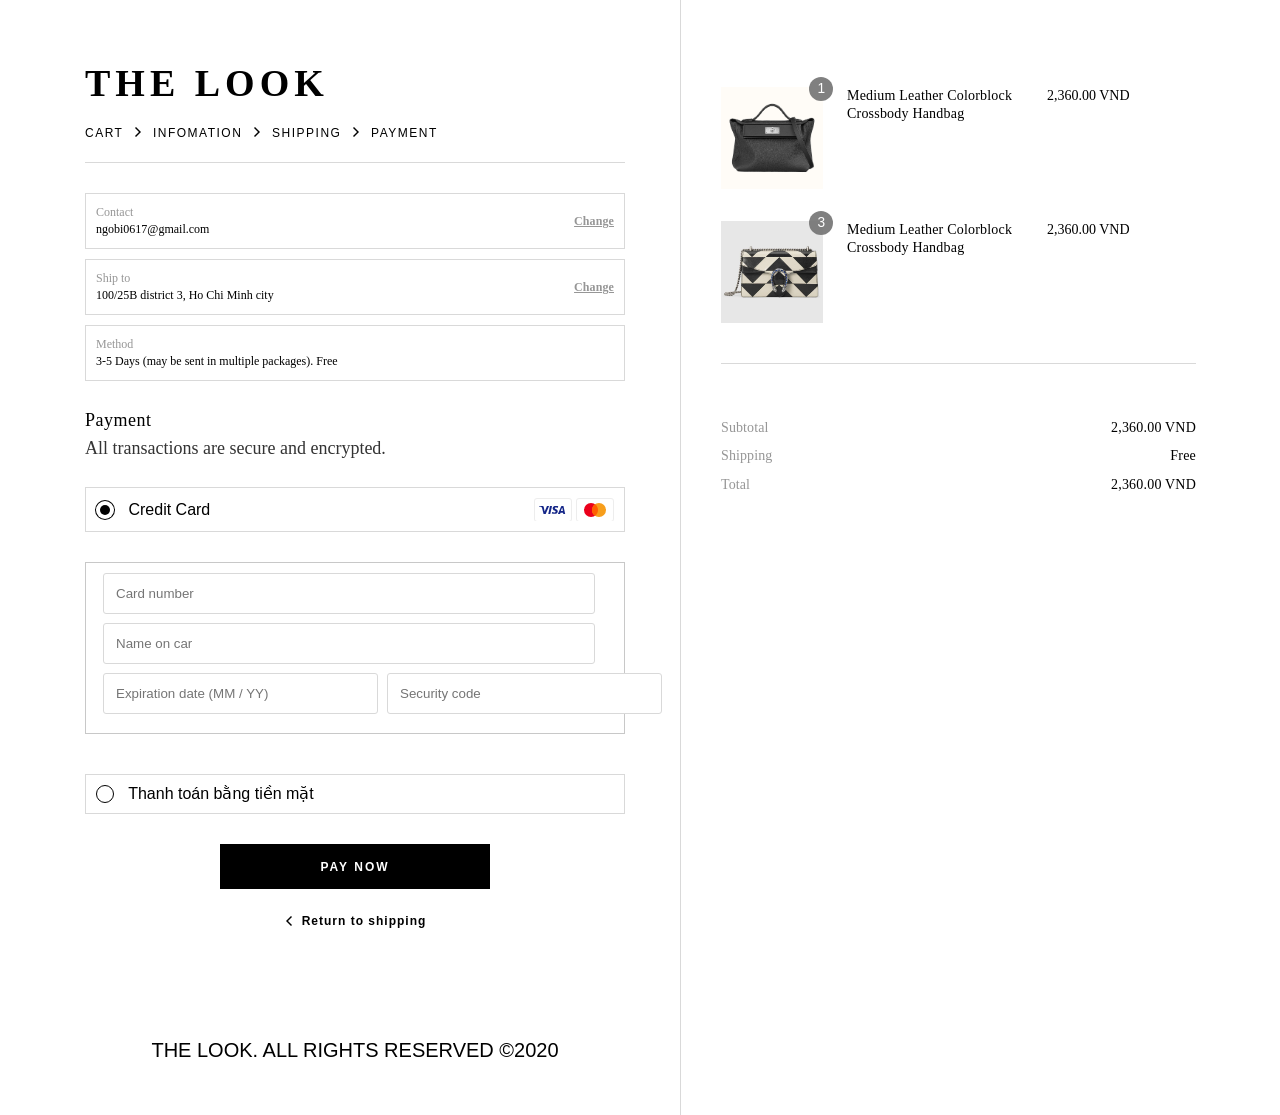
<file: payment.html>
<!DOCTYPE html>
<html lang="en">

<head>
    <meta charset="UTF-8" />
    <meta name="viewport" content="width=device-width, initial-scale=1.0" />
    <title>The Look® Official – Small Quilted Trapezoid Ai Bag</title>
    <link rel="stylesheet" href="dest/style.min.css" />
    <link rel="stylesheet" href="dest/fonts.css" />
    <link rel="stylesheet" href="dest/stylelibs.min.css" />
</head>

<body>
    <main>
        <div class="information">
            <div class="container">
                <div class="row wrap">
                    <div class="col-md-6">
                        <div class="information__header">
                            <a href="#" class="logo logo--info">
                                <span>the look</span>
                            </a>
                            <nav>
                                <ul class="breadcrumb">
                                    <li class="breadcrumb--item">
                                        <a href="#">Cart</a>
                                        <i><img src="img/icon-bread.svg" alt="" /></i>
                                    </li>
                                    <li class="breadcrumb--item">
                                        <a href="#">Infomation</a>
                                        <i><img src="img/icon-bread.svg" alt="" /></i>
                                    </li>
                                    <li class="breadcrumb--item">
                                        <a href="#">Shipping</a>
                                        <i><img src="img/icon-bread.svg" alt="" /></i>
                                    </li>
                                    <li class="breadcrumb--item">
                                        <a href="#">Payment</a>
                                    </li>
                                </ul>
                            </nav>
                        </div>
                        <div class="step">
                            <form action="/" method="POST">
                                <div class="step-section">
                                    <div class="section">
                                        <div class="content-box">
                                            <div class="box-item">
                                                <div class="review-block">
                                                    <p class="review-block__label">Contact</p>
                                                    <p class="review-block__content">ngobi0617@gmail.com</p>
                                                </div>
                                                <div class="review-link">
                                                    <a href="#">Change</a>
                                                </div>
                                            </div>
                                            <div class="box-item">
                                                <div class="review-block">
                                                    <p class="review-block__label">Ship to</p>
                                                    <p class="review-block__content">100/25B district 3, Ho Chi Minh
                                                        city</p>
                                                </div>
                                                <div class="review-link">
                                                    <a href="#">Change</a>
                                                </div>
                                            </div>
                                            <div class="box-item">
                                                <div class="review-block">
                                                    <p class="review-block__label">Method</p>
                                                    <p class="review-block__content">3-5 Days (may be sent in multiple
                                                        packages). Free </p>
                                                </div>
                                            </div>
                                        </div>
                                    </div>
                                    <div class="section">
                                        <div class="section__title">
                                            <h2>Payment</h2>
                                            <p>All transactions are secure and encrypted.</p>
                                        </div>
                                        <div class="content-box">
                                            <div class="box-item">
                                                <div class="radio__input">
                                                    <input type="radio" class="radio" name="checkout_payment" id="rd1" checked="checked">
                                                    <span>
                                                        Credit Card
                                                    </span>
                                                </div>
                                                <div class="radio__label">
                                                    <span class="payment-icons">
                                                        <span class="icon"
                                                            style="background-image: url(img/visa.svg);"></span>
                                                        <span class="icon"
                                                            style="background-image: url(img/master-card.svg)"></span>
                                                    </span>
                                                </div>
                                            </div>
                                        </div>
                                    </div>
                                    <div class="field--group">
                                        <div class="fieldset">
                                            <div class="field__input-wrapper">
                                                <input placeholder="Card number" autocapitalize="off" spellcheck="false"
                                                    class="field__input field-full" size="30" type="text" value=""
                                                    name="txtCardNumber" id="checkout_CardNumber" />
                                            </div>
                                        </div>
                                        <div class="fieldset">
                                            <div class="field__input-wrapper">
                                                <input placeholder="Name on car" autocapitalize="off" spellcheck="false"
                                                    class="field__input field-full" size="30" type="text" value=""
                                                    name="txtNameCard" id="checkout_NameCard" />
                                            </div>
                                        </div>
                                        <div style="display: flex;">
                                            <div class="fieldset">
                                                <div class="field__input-wrapper">
                                                    <input placeholder="Expiration date (MM / YY)" autocapitalize="off"
                                                        spellcheck="false" class="field__input" size="30" type="text"
                                                        value="" name="txtDate" id="checkout_date" />
                                                </div>
                                            </div>
                                            <div class="fieldset">
                                                <div class="field__input-wrapper">
                                                    <input placeholder="Security code" autocapitalize="off"
                                                        spellcheck="false" class="field__input" size="30" type="text"
                                                        value="" name="txtCode" id="checkout_code" />
                                                </div>
                                            </div>
                                        </div>
                                    </div>
                                    <div class="section">
                                        <div class="content-box">
                                            <div class="box-item">
                                                <div class="radio__input">
                                                    <input type="radio" class="radio" name="checkout_payment" id="rd2">
                                                    <span>
                                                        Thanh toán bằng tiền mặt
                                                    </span>
                                                </div>
                                            </div>
                                        </div>
                                    </div>
                                    <div class="step-footer">
                                        <button type="submit" class="btn form-btn btn-step-footer">Pay now</button>
                                        <a href="#" class="btn btn--link">
                                            <svg class="back" xmlns="http://www.w3.org/2000/svg" viewBox="0 0 10 10">
                                                <path d="M2 1l1-1 4 4 1 1-1 1-4 4-1-1 4-4"></path>
                                            </svg>
                                            <span>Return to shipping</span>
                                        </a>
                                    </div>
                                </div>
                            </form>
                        </div>
                        <div class="information__footer">
                            <div class="copy">
                                THE LOOK. ALL RIGHTS RESERVED ©2020
                            </div>
                        </div>
                    </div>
                    <div class="divide"></div>
                    <div class="col-md-5 sidebar">
                        <div class="sidebar__content">
                            <div class="order-summary">
                                <div class="order-summary__section">
                                    <div class="product-list">
                                        <table>
                                            <tbody>
                                                <tr class="product">
                                                    <td class="product__image">
                                                        <div class="product-thumbnail">
                                                            <div class="product-thumbnail__wrapper">
                                                                <img alt="color:black|gallery"
                                                                    class="product-thumbnail__image"
                                                                    src="img/sp01_3.jpg" />
                                                            </div>
                                                            <span class="product-thumbnail__quantity"
                                                                aria-hidden="true">1</span>
                                                        </div>
                                                    </td>
                                                    <th class="product__des">
                                                        <span class="product__des-name">
                                                            Medium Leather Colorblock Crossbody Handbag
                                                        </span>
                                                    </th>
                                                    <td class="product__price">
                                                        <span> 2,360.00 VND</span>
                                                    </td>
                                                </tr>
                                                <tr class="product">
                                                    <td class="product__image">
                                                        <div class="product-thumbnail">
                                                            <div class="product-thumbnail__wrapper">
                                                                <img alt="color:black|gallery"
                                                                    class="product-thumbnail__image"
                                                                    src="img/sp02_1.jpg" />
                                                            </div>
                                                            <span class="product-thumbnail__quantity"
                                                                aria-hidden="true">3</span>
                                                        </div>
                                                    </td>
                                                    <th class="product__des">
                                                        <span class="product__des-name">
                                                            Medium Leather Colorblock Crossbody Handbag
                                                        </span>
                                                    </th>
                                                    <td class="product__price">
                                                        <span> 2,360.00 VND</span>
                                                    </td>
                                                </tr>
                                            </tbody>
                                        </table>
                                    </div>
                                </div>
                                <div class="total-line">
                                    <table class="total-line-table">
                                        <tbody>
                                            <tr class="total-line__subtotal">
                                                <th class="total-line__name">Subtotal</th>
                                                <td class="total-line__price">
                                                    <span>2,360.00 VND</span>
                                                </td>
                                            </tr>
                                            <tr class="total-line__shipping">
                                                <th class="total-line__name">
                                                    <span> Shipping </span>
                                                </th>
                                                <td class="total-line__price">
                                                    <span class="order-summary__emphasis"
                                                        data-checkout-total-shipping-target="0">
                                                        Free
                                                    </span>
                                                </td>
                                            </tr>
                                        </tbody>
                                        <tfoot class="total-line__footer">
                                            <tr>
                                                <th class="total-line__name payment-due-label">
                                                    <span class="payment-due-label__total">Total</span>
                                                </th>
                                                <td class="total-line__price payment-due">
                                                    <span class="payment-due__price">
                                                        2,360.00 VND
                                                    </span>
                                                </td>
                                            </tr>
                                        </tfoot>
                                    </table>
                                </div>
                            </div>
                        </div>
                    </div>
                </div>
            </div>
        </div>
    </main>
    <script src="./dest/jsmain.min.js"></script>
    <script src="./js/main.js"></script>
</body>

</html>
</file>
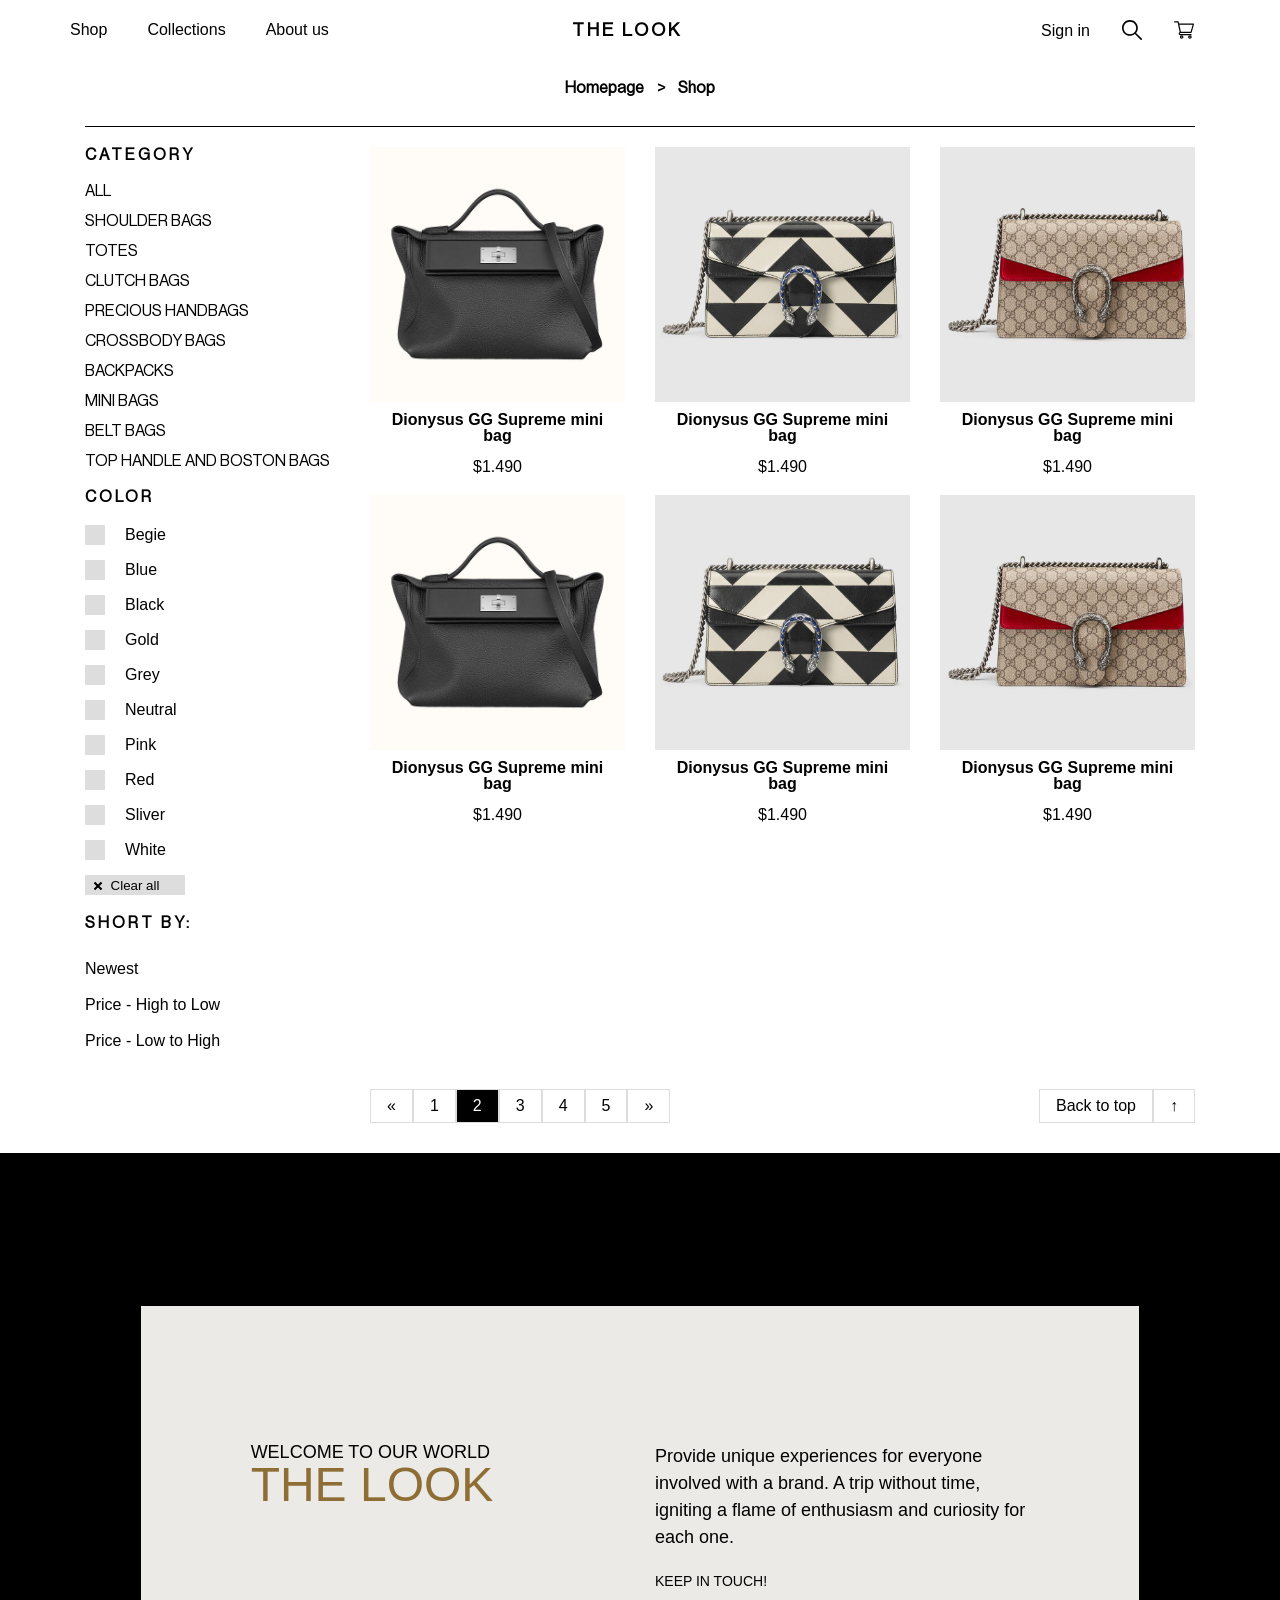
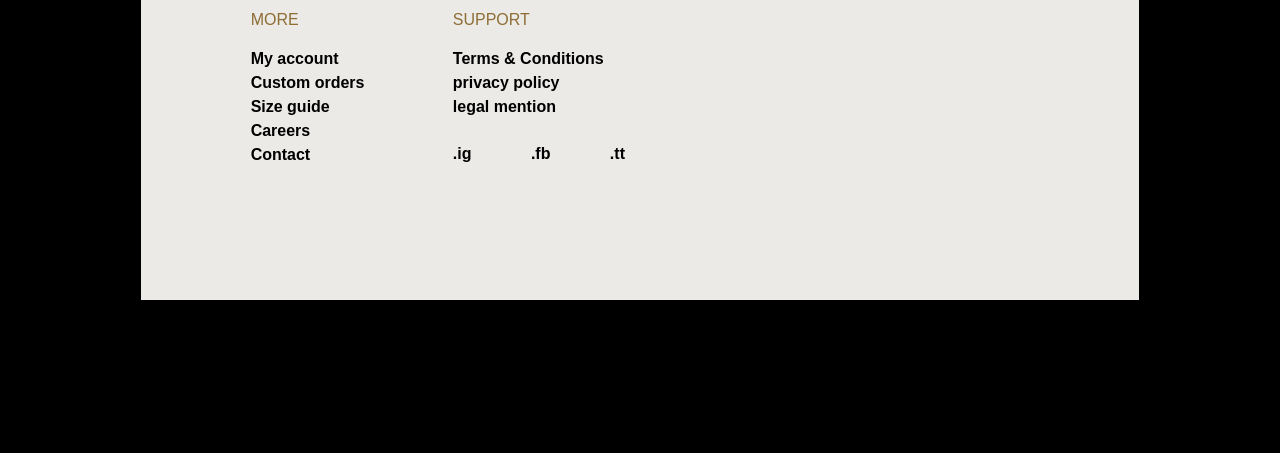
<file: product.html>
<!DOCTYPE html>
<html lang="en">
  <head>
    <meta charset="UTF-8" />
    <meta name="viewport" content="width=device-width, initial-scale=1.0" />
    <title>The Look® Official –   Small Quilted Trapezoid Ai Bag</title>
    <link rel="stylesheet" href="dest/style.min.css" />
    <link rel="stylesheet" href="dest/fonts.css" />
    <link rel="stylesheet" href="dest/stylelibs.min.css" />
  </head>
  <body>
    <main>
      <header>
        <div class="container">
          <div class="row d-flex align-items-center justify-content-between">
            <ul class="nav">
              <li>
                <a href="#">Shop</a>
              </li>
              <li>
                <a href="#">Collections</a>
              </li>
              <li>
                <a href="#">About us</a>
              </li>
            </ul>
            <div class="logo">
              <a href="#">
                <span>the look</span>
              </a>
            </div>
            <div class="right">
              <a href="#">
                <span>Sign in</span>
              </a>
              <a href="#">
                <svg
                  fill="#000"
                  version="1.1"
                  height="20px"
                  width = "20px"
                  id="Capa_1"
                  xmlns="http://www.w3.org/2000/svg"
                  xmlns:xlink="http://www.w3.org/1999/xlink"
                  x="0px"
                  y="0px"
                  viewBox="0 0 512.005 512.005"
                  style="enable-background: new 0 0 512.005 512.005"
                  xml:space="preserve"
                >
                  <g>
                    <g>
                      <path
                        d="M505.749,475.587l-145.6-145.6c28.203-34.837,45.184-79.104,45.184-127.317c0-111.744-90.923-202.667-202.667-202.667
    S0,90.925,0,202.669s90.923,202.667,202.667,202.667c48.213,0,92.48-16.981,127.317-45.184l145.6,145.6
    c4.16,4.16,9.621,6.251,15.083,6.251s10.923-2.091,15.083-6.251C514.091,497.411,514.091,483.928,505.749,475.587z
     M202.667,362.669c-88.235,0-160-71.765-160-160s71.765-160,160-160s160,71.765,160,160S290.901,362.669,202.667,362.669z"
                      />
                    </g>
                  </g>
                  <g></g>
                  <g></g>
                  <g></g>
                  <g></g>
                  <g></g>
                  <g></g>
                  <g></g>
                  <g></g>
                  <g></g>
                  <g></g>
                  <g></g>
                  <g></g>
                  <g></g>
                  <g></g>
                  <g></g>
                </svg>
              </a>
              <a href="#">
                <svg height="20px" fill="#000" viewBox="0 -31 512.00026 512" width="20px" xmlns="http://www.w3.org/2000/svg"><path d="m164.960938 300.003906h.023437c.019531 0 .039063-.003906.058594-.003906h271.957031c6.695312 0 12.582031-4.441406 14.421875-10.878906l60-210c1.292969-4.527344.386719-9.394532-2.445313-13.152344-2.835937-3.757812-7.269531-5.96875-11.976562-5.96875h-366.632812l-10.722657-48.253906c-1.527343-6.863282-7.613281-11.746094-14.644531-11.746094h-90c-8.285156 0-15 6.714844-15 15s6.714844 15 15 15h77.96875c1.898438 8.550781 51.3125 230.917969 54.15625 243.710938-15.941406 6.929687-27.125 22.824218-27.125 41.289062 0 24.8125 20.1875 45 45 45h272c8.285156 0 15-6.714844 15-15s-6.714844-15-15-15h-272c-8.269531 0-15-6.730469-15-15 0-8.257812 6.707031-14.976562 14.960938-14.996094zm312.152343-210.003906-51.429687 180h-248.652344l-40-180zm0 0"/><path d="m150 405c0 24.8125 20.1875 45 45 45s45-20.1875 45-45-20.1875-45-45-45-45 20.1875-45 45zm45-15c8.269531 0 15 6.730469 15 15s-6.730469 15-15 15-15-6.730469-15-15 6.730469-15 15-15zm0 0"/><path d="m362 405c0 24.8125 20.1875 45 45 45s45-20.1875 45-45-20.1875-45-45-45-45 20.1875-45 45zm45-15c8.269531 0 15 6.730469 15 15s-6.730469 15-15 15-15-6.730469-15-15 6.730469-15 15-15zm0 0"/></svg>
              </a>
            </div>
          </div>
        </div>
      </header>
      <div class="name-page">
        <div class="container">
          <h2>
            Homepage <i>></i> Shop
          </h2>
          <div class="line"></div>
        </div>
      </div>
      <section class="product">
        <div class="container">
          <div class="row">
            <div class="col-md-3">
              <div class="filters">
                <h3 class="filters__title">
                  Category
                </h3>
                <article class="category">
                  <a href="#" class="category-link">
                    All
                  </a>
                  <a href="#" class="category-link">
                    Shoulder Bags
                  </a>
                  <a href="#" class="category-link">
                    Totes
                  </a>
                  <a href="#" class="category-link">
                    Clutch bags
                  </a>
                  <a href="#" class="category-link">
                    precious handbags
                  </a>
                  <a href="#" class="category-link">
                    Crossbody bags
                  </a>
                  <a href="#" class="category-link">
                    backpacks
                  </a>
                  <a href="#" class="category-link">
                    mini bags
                  </a>
                  <a href="#" class="category-link">
                    belt bags
                  </a>
                  <a href="#" class="category-link">
                    top handle and boston bags
                  </a>
                </article>
                <h3 class="filters__title">
                  Color
                </h3>
                <div class="color">
                  <div class="color-check">
                    <input type="checkbox" class="color-check-input" value="" id="check-color">
                    <label class="color-check-label" for="check-color">Begie</label>
                  </div>
                  <div class="color-check">
                    <input type="checkbox" class="color-check-input" id="check-color">
                    <label class="color-check-label" for="check-color">Blue</label>
                  </div>
                  <div class="color-check">
                    <input type="checkbox" class="color-check-input" id="check-color">
                    <label class="color-check-label" for="check-color">Black</label>
                  </div>
                  <div class="color-check">
                    <input type="checkbox" class="color-check-input" id="check-color">
                    <label class="color-check-label" for="check-color">Gold</label>
                  </div>
                  <div class="color-check">
                    <input type="checkbox" class="color-check-input" id="check-color">
                    <label class="color-check-label" for="check-color">Grey</label>
                  </div>
                  <div class="color-check">
                    <input type="checkbox" class="color-check-input" id="check-color">
                    <label class="color-check-label" for="check-color">Neutral</label>
                  </div>
                  <div class="color-check">
                    <input type="checkbox" class="color-check-input" id="check-color">
                    <label class="color-check-label" for="check-color">Pink</label>
                  </div>
                  <div class="color-check">
                    <input type="checkbox" class="color-check-input" id="check-color">
                    <label class="color-check-label" for="check-color">Red</label>
                  </div>
                  <div class="color-check">
                    <input type="checkbox" class="color-check-input" id="check-color">
                    <label class="color-check-label" for="check-color">Sliver</label>
                  </div>
                  <div class="color-check">
                    <input type="checkbox" class="color-check-input" id="check-color">
                    <label class="color-check-label" for="check-color">White</label>
                  </div>
                  <button class="clear">
                    <span></span>
                    <span></span>
                    Clear all
                  </button>
                </div>
                <div class="filters__title">Short by:</div>
                <div class="short">
                  <a href="#" class="short-link">Newest</a>
                  <a href="#" class="short-link">Price - High to Low</a>
                  <a href="#" class="short-link">Price - Low to High</a>
                </div>
              </div>
            </div>
            <div class="col-md-9">
              <div class="row">
                <div class="col-md-4">
                  <div class="product-item">
                   <a href="#" class="product-item__image">
                    <img src="img/sp01_3.jpg" alt="">
                    <span style="background-image: url(img/sp01_2.jpg);"></span>
                   </a>
                   <div class="product-item__info">
                     <h4><a href="#" class="product__name">Dionysus GG Supreme mini bag</a></h4>
                    <p class="price"> $1.490</p>
                   </div>
                  </div>
                </div>
                <div class="col-md-4">
                  <div class="product-item">
                   <a href="#" class="product-item__image">
                    <img src="img/sp02_1.jpg" alt="">
                    <span style="background-image: url(img/sp02_2.jpg);"></span>
                   </a>
                   <div class="product-item__info">
                     <h4><a href="#" class="product__name">Dionysus GG Supreme mini bag</a></h4>
                    <p class="price"> $1.490</p>
                   </div>
                  </div>
                </div>
                <div class="col-md-4">
                  <div class="product-item">
                   <a href="#" class="product-item__image">
                    <img src="img/sp03_1.jpg" alt="">
                    <span style="background-image: url(img/sp03_2.jpg);"></span>
                   </a>
                   <div class="product-item__info">
                     <h4><a href="#" class="product__name">Dionysus GG Supreme mini bag</a></h4>
                    <p class="price"> $1.490</p>
                   </div>
                  </div>
                </div>
              </div>
              <div class="row">
                <div class="col-md-4">
                  <div class="product-item">
                   <a href="#" class="product-item__image">
                    <img src="img/sp01_3.jpg" alt="">
                    <span style="background-image: url(img/sp01_2.jpg);"></span>
                   </a>
                   <div class="product-item__info">
                     <h4><a href="#" class="product__name">Dionysus GG Supreme mini bag</a></h4>
                    <p class="price"> $1.490</p>
                   </div>
                  </div>
                </div>
                <div class="col-md-4">
                  <div class="product-item">
                   <a href="#" class="product-item__image">
                    <img src="img/sp02_1.jpg" alt="">
                    <span style="background-image: url(img/sp02_2.jpg);"></span>
                   </a>
                   <div class="product-item__info">
                     <h4><a href="#" class="product__name">Dionysus GG Supreme mini bag</a></h4>
                    <p class="price"> $1.490</p>
                   </div>
                  </div>
                </div>
                <div class="col-md-4">
                  <div class="product-item">
                   <a href="#" class="product-item__image">
                    <img src="img/sp03_1.jpg" alt="">
                    <span style="background-image: url(img/sp03_2.jpg);"></span>
                   </a>
                   <div class="product-item__info">
                     <h4><a href="#" class="product__name">Dionysus GG Supreme mini bag</a></h4>
                    <p class="price"> $1.490</p>
                   </div>
                  </div>
                </div>
              </div>
            </div>
          </div>
          <div class="row">
            <div class="col-md-9 offset-md-3">
              <div class="page-wrap">
                <div class="pagination">
                  <a href="#" class="btn-prev">&laquo;</a>
                  <a href="#">1</a>
                  <a href="#" class="active">2</a>
                  <a href="#">3</a>
                  <a href="#">4</a>
                  <a href="#">5</a>
                  <a href="#" class="btn-next">&raquo;</a>
                </div>
                <div class="back-to-top">
                  <a href="#" class="btn-back">Back to top</a>
                  <a href="#">&#8593;</a>
                </div>
              </div>
            </div>       
          </div>
        </div>
      </section>
      <footer>
        <div class="footer--inner">
         <div class="footer--main">
          <div class="row brand">
            <div class="col-md-6 footer__title">
              <h3>Welcome to our world <span>The Look</span></h3>
            </div>
            <div class="col-md-6 footer__motto">
              <p>
                Provide unique experiences for everyone involved with a brand. A trip without time, igniting a flame of enthusiasm and curiosity for each one.
              </p>
              <p>Keep in touch!</p>
            </div>
          </div>
          <div class="row links">
            <div class="col-md-6">
              <div class="row">
                <div class="col-md-6 links__more">
                  <h4>More</h4>
                  <a href="#"> My account</a>
                  <a href="#"> Custom orders</a>
                  <a href="#"> Size guide</a>
                  <a href="#"> Careers</a>
                  <a href="#"> Contact</a>
                </div>
                <div class="col-md-6 links__support">
                  <h4>Support</h4>
                  <a href="#"> Terms & Conditions</a>
                  <a href="#"> privacy policy</a>
                  <a href="#"> legal mention</a>
                  <div class="social d-flex">
                    <a href="#">.ig</a>
                    <a href="#">.fb</a>
                    <a href="#">.tt</a>
                  </div>
                
                </div>
              </div>
            </div>
          </div>
         </div>
        </div>
      </footer>
    </main>

    <script src="./dest/jsmain.min.js"></script>
    <script src="./js/main.js"></script>
  </body>
</html>
</file>
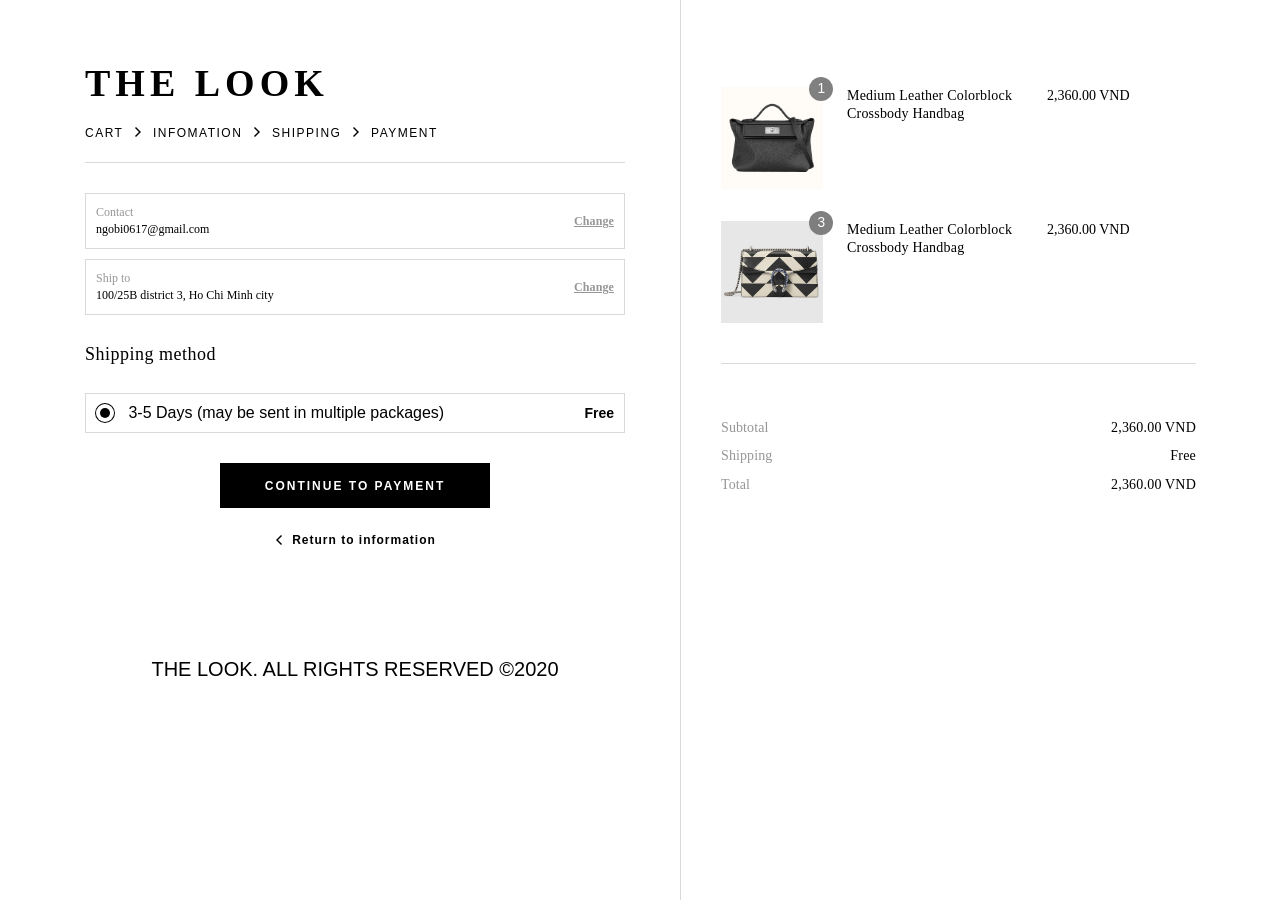
<file: shipping.html>
<!DOCTYPE html>
<html lang="en">
  <head>
    <meta charset="UTF-8" />
    <meta name="viewport" content="width=device-width, initial-scale=1.0" />
    <title>The Look® Official – Small Quilted Trapezoid Ai Bag</title>
    <link rel="stylesheet" href="dest/style.min.css" />
    <link rel="stylesheet" href="dest/fonts.css" />
    <link rel="stylesheet" href="dest/stylelibs.min.css" />
  </head>

  <body>
    <main>
      <div class="information">
        <div class="container">
          <div class="row wrap">
            <div class="col-md-6">
              <div class="information__header">
                <a href="#" class="logo logo--info">
                  <span>the look</span>
                </a>
                <nav>
                  <ul class="breadcrumb">
                    <li class="breadcrumb--item">
                      <a href="#">Cart</a>
                      <i><img src="img/icon-bread.svg" alt="" /></i>
                    </li>
                    <li class="breadcrumb--item">
                      <a href="#">Infomation</a>
                      <i><img src="img/icon-bread.svg" alt="" /></i>
                    </li>
                    <li class="breadcrumb--item">
                      <a href="#">Shipping</a>
                      <i><img src="img/icon-bread.svg" alt="" /></i>
                    </li>
                    <li class="breadcrumb--item">
                      <a href="#">Payment</a>
                    </li>
                  </ul>
                </nav>
              </div>
              <div class="step">
                <form action="/" method="POST">
                    <div class="step-section">
                        <div class="section">
                            <div class="content-box">
                                <div class="box-item">
                                    <div class="review-block">
                                        <p class="review-block__label">Contact</p>
                                        <p class="review-block__content">ngobi0617@gmail.com</p>
                                    </div>
                                    <div class="review-link">
                                        <a href="#">Change</a>
                                    </div>
                                </div>
                                <div class="box-item">
                                    <div class="review-block">
                                        <p class="review-block__label">Ship to</p>
                                        <p class="review-block__content">100/25B district 3, Ho Chi Minh city</p>
                                    </div>
                                    <div class="review-link">
                                        <a href="#">Change</a>
                                    </div>
                                </div>
                            </div>
                        </div>
                        <div class="section">
                            <div class="section__title">
                                <h2>Shipping method</h2>
                            </div>
                            <div class="content-box">
                                <div class="box-item">
                                    <div class="radio__input">
                                        <input type="radio" class="radio" checked>
                                        <span>
                                            3-5 Days (may be sent in multiple packages)                               
                                          </span>
                                    </div>
                                    <div class="radio__free">
                                        <span>free</span>
                                    </div>
                                </div>
                            </div>
                        </div>
                    </div>
                    <div class="step-footer">
                        <button type="submit" class="btn form-btn btn-step-footer">Continue to payment</button>
                        <a href="#" class="btn btn--link">
                            <svg
                            class="back"
                            xmlns="http://www.w3.org/2000/svg"
                            viewBox="0 0 10 10"
                          >
                            <path d="M2 1l1-1 4 4 1 1-1 1-4 4-1-1 4-4"></path>
                          </svg>
                            <span>Return to information</span>
                        </a>
                    </div>    
                </form>
              </div>
              <div class="information__footer">
                  <div class="copy">
                        THE LOOK. ALL RIGHTS RESERVED ©2020
                  </div>
              </div>
            </div>
            <div class="divide mh"></div>
            <div class="col-md-5 sidebar">
              <div class="sidebar__content">
                <div class="order-summary">
                  <div class="order-summary__section">
                    <div class="product-list">
                      <table>
                        <tbody>
                          <tr class="product">
                            <td class="product__image">
                              <div class="product-thumbnail">
                                <div class="product-thumbnail__wrapper">
                                  <img
                                    alt="color:black|gallery"
                                    class="product-thumbnail__image"
                                    src="img/sp01_3.jpg"
                                  />
                                </div>
                                <span
                                  class="product-thumbnail__quantity"
                                  aria-hidden="true"
                                  >1</span
                                >
                              </div>
                            </td>
                            <th class="product__des">
                              <span class="product__des-name">
                                Medium Leather Colorblock Crossbody Handbag
                              </span>
                            </th>
                            <td class="product__price">
                              <span> 2,360.00 VND</span>
                            </td>
                          </tr>
                          <tr class="product">
                            <td class="product__image">
                              <div class="product-thumbnail">
                                <div class="product-thumbnail__wrapper">
                                  <img
                                    alt="color:black|gallery"
                                    class="product-thumbnail__image"
                                    src="img/sp02_1.jpg"
                                  />
                                </div>
                                <span
                                  class="product-thumbnail__quantity"
                                  aria-hidden="true"
                                  >3</span
                                >
                              </div>
                            </td>
                            <th class="product__des">
                              <span class="product__des-name">
                                Medium Leather Colorblock Crossbody Handbag
                              </span>
                            </th>
                            <td class="product__price">
                              <span> 2,360.00 VND</span>
                            </td>
                          </tr>
                        </tbody>
                      </table>
                    </div>
                  </div>
                  <div class="total-line">
                    <table class="total-line-table">
                      <tbody>
                        <tr class="total-line__subtotal">
                          <th class="total-line__name">Subtotal</th>
                          <td class="total-line__price">
                            <span>2,360.00 VND</span>
                          </td>
                        </tr>
                        <tr class="total-line__shipping">
                          <th class="total-line__name">
                            <span> Shipping </span>
                          </th>
                          <td class="total-line__price">
                            <span
                              class="order-summary__emphasis"
                              data-checkout-total-shipping-target="0"
                            >
                              Free
                            </span>
                          </td>
                        </tr>
                      </tbody>
                      <tfoot class="total-line__footer">
                        <tr>
                          <th class="total-line__name payment-due-label">
                            <span class="payment-due-label__total">Total</span>
                          </th>
                          <td class="total-line__price payment-due">
                            <span class="payment-due__price">
                              2,360.00 VND
                            </span>
                          </td>
                        </tr>
                      </tfoot>
                    </table>
                  </div>
                </div>
              </div>
            </div>
          </div>
        </div>
      </div>
    </main>

    <script src="./dest/jsmain.min.js"></script>
    <script src="./js/main.js"></script>
  </body>
</html>
</file>
<file: dest/fonts.css>
@font-face {
    font-family:'SaolDisplay';
    src: url(../fonts/SaolDisplay-Regular.woff2) format('woff2'),
         url(../fonts/ProximaNova-Regular.woff) format('woff');
    font-weight: normal;
    font-style: normal;
    font-display: swap;
}
@font-face {
    font-family: 'Neue Haas Grotesk';
    src:url(../fonts/NeueHaasDisplay-Roman.woff2) format('woff2'),
        url(../fonts/NeueHaasDisplay-Roman.woff) format('woff');
}
@font-face {
    font-family: 'Neue Haas Grotesk Thin';
    src: local('NeueHaasDisplay-Thin'),
        url(../fonts/NeueHaasDisplay-Thin.woff2) format('woff2'),
        url(../fonts/NeueHaasDisplay-Thin.woff) format('woff');
    font-weight: 100;
    font-style: normal;
}
</file>
<file: dest/stylelibs.min.css>
/*! locomotive-scroll v3.6.1 | MIT License | https://github.com/locomotivemtl/locomotive-scroll */html.has-scroll-smooth{overflow:hidden}html.has-scroll-dragging{-webkit-user-select:none;-moz-user-select:none;-ms-user-select:none;user-select:none}.has-scroll-smooth body{overflow:hidden}.has-scroll-smooth [data-scroll-container]{min-height:100vh}.c-scrollbar{position:absolute;right:0;top:0;width:11px;height:100%;transform-origin:center right;transition:transform .3s,opacity .3s;opacity:0}.c-scrollbar:hover{transform:scaleX(1.45)}.c-scrollbar:hover,.has-scroll-dragging .c-scrollbar,.has-scroll-scrolling .c-scrollbar{opacity:1}.c-scrollbar_thumb{position:absolute;top:0;right:0;background-color:#000;opacity:.5;width:7px;border-radius:10px;margin:2px;cursor:-webkit-grab;cursor:grab}.has-scroll-dragging .c-scrollbar_thumb{cursor:-webkit-grabbing;cursor:grabbing}*{padding:0;margin:0}
</file>
